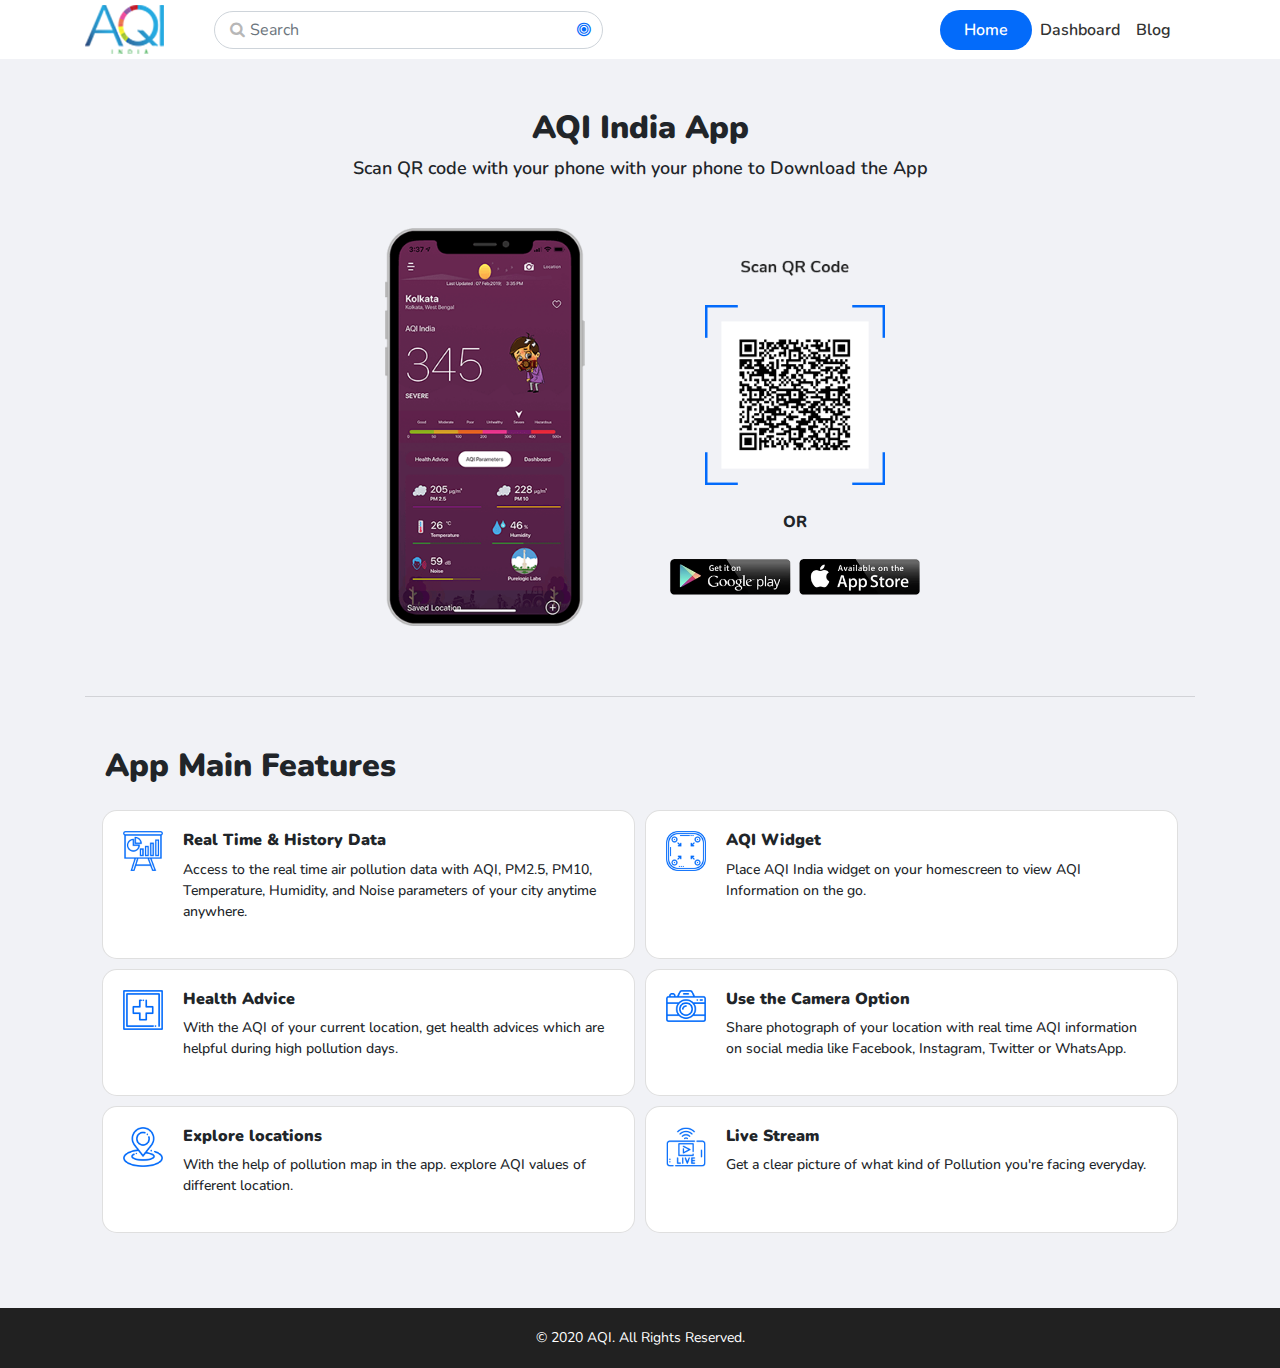
<file: aqi-india-app/index.html>
<!DOCTYPE html>
<html lang="en">

<head>
  <meta charset="UTF-8">
  <meta name="viewport" content="width=device-width, initial-scale=1.0">
  <link rel="Company favicon" href="favicon.ico" type="image/x-icon">
  <title>AQI India</title>

  <!-- bootstrap css -->
  <link rel="stylesheet" href="https://stackpath.bootstrapcdn.com/bootstrap/4.4.1/css/bootstrap.min.css"
    integrity="sha384-Vkoo8x4CGsO3+Hhxv8T/Q5PaXtkKtu6ug5TOeNV6gBiFeWPGFN9MuhOf23Q9Ifjh" crossorigin="anonymous">
  <link rel="stylesheet" href="https://cdnjs.cloudflare.com/ajax/libs/font-awesome/4.7.0/css/font-awesome.min.css">
  <link rel="stylesheet" href="assets/sass/style.css">
</head>

<body>
  <section id="global" class="pusher">
    <!-- header starts  -->
    <header class="mooc">
      <div class="container">
        <div class="row">
          <div class="col-md-12">
            <div id="nav-wrapper">
              <div class="form-area">
                <h1 id="logo" class="navbar-brand">
                  <a class="" href="#">
                    <img src="assets/images/logo.png" alt="AQI Logo">
                  </a>
                </h1>
                <form class="form-inline my-2 my-lg-0" id="mooc-search">
                  <input class="form-control mr-sm-2" type="search" placeholder="Search" aria-label="Search">
                </form>
              </div>
              <nav class="navbar navbar-expand-lg navbar-light">
                <button class="navbar-toggler" type="button" data-toggle="collapse"
                  data-target="#navbarSupportedContent" aria-controls="navbarSupportedContent" aria-expanded="false"
                  aria-label="Toggle navigation">
                  <span class="navbar-toggler-icon"></span>
                </button>
                <div class="collapse navbar-collapse" id="navbarSupportedContent">
                  <ul class="navbar-nav mr-auto">
                    <li class="nav-item active">
                      <a class="nav-link" href="#">Home <span class="sr-only">(current)</span></a>
                    </li>
                    <li class="nav-item">
                      <a class="nav-link" href="#">Dashboard</a>
                    </li>
                    <li class="nav-item">
                      <a class="nav-link" href="#">Blog</a>
                    </li>
                  </ul>
                </div>
              </nav>
            </div>
          </div>
        </div>
      </div>
    </header>

    <!-- main section -->
    <section class="features-area">
      <div class="container">
        <div class="row">
          <div class="col-md-12">
            <h1 class="title text-center">AQI India App</h1>
            <p class="description text-center">Scan QR code with your phone with your phone to Download the App</p>
          </div>
        </div>

        <div class="row" id="qrscanner">
          <div class="col-md-12">
            <div id="qr-wrapper">
              <div class="mobile-wrapper">
                <img src="assets/images/mobile.png" alt="">
              </div>
              <div class="qr-scanner-wrapper">
                <img src="assets/images/qr-code.png" alt="">
                <p>OR</p>
                <img src="assets/images/store-app.png" alt="">
              </div>
            </div>

          </div>
        </div>

        <div class="row">
          <div class="col-md-12" id="main-features">
            <h1 class="title">App Main Features</h1>

            <div class="cards-wrapper">
              <div class="card">
                <div id="icon-box">
                  <img src="assets/images/icon1.png" alt="">
                </div>
                <div id="icon-description">
                  <h6 class="subtitle"> Real Time & History Data</h6>
                  <p class="description">
                    Access to the real time air pollution data with AQI,
                    PM2.5, PM10, Temperature, Humidity, and Noise parameters of your city anytime anywhere.
                  </p>
                </div>

              </div>
              <div class="card">
                <div id="icon-box">
                  <img src="assets/images/icon2.png" alt="">
                </div>
                <div id="icon-description">
                  <h6 class="subtitle">AQI Widget</h6>
                  <p class="description">
                    Place AQI India widget on your homescreen to view AQI Information on the go.
                  </p>
                </div>

              </div>
              <div class="card">
                <div id="icon-box">
                  <img src="assets/images/icon3.png" alt="">
                </div>
                <div id="icon-description">
                  <h6 class="subtitle">Health Advice</h6>
                  <p class="description">
                    With the AQI of your current location, get health advices which are helpful during high pollution
                    days.
                  </p>
                </div>

              </div>
              <div class="card">
                <div id="icon-box">
                  <img src="assets/images/icon4.png" alt="">
                </div>
                <div id="icon-description">
                  <h6 class="subtitle">Use the Camera Option</h6>
                  <p class="description">
                    Share photograph of your location with real time AQI information on social media
                    like Facebook, Instagram, Twitter or WhatsApp.
                  </p>
                </div>

              </div>
              <div class="card">
                <div id="icon-box">
                  <img src="assets/images/icon5.png" alt="">
                </div>
                <div id="icon-description">
                  <h6 class="subtitle">Explore locations</h6>
                  <p class="description">
                    With the help of pollution map in the app. explore AQI values of different location.
                  </p>
                </div>

              </div>
              <div class="card">
                <div id="icon-box">
                  <img src="assets/images/icon6.png" alt="">
                </div>
                <div id="icon-description">
                  <h6 class="subtitle">Live Stream</h6>
                  <p class="description">
                    Get a clear picture of what kind of Pollution you're facing everyday.
                  </p>
                </div>

              </div>
            </div>
          </div>
        </div>
      </div>
    </section>

    <footer>
      <div class="container">
        <div class="row">
          <div class="col-md-12">
            <p class="copyright">© 2020 AQI. All Rights Reserved.</p>
          </div>
        </div>
      </div>
    </footer>

  </section>

  <!-- bootstrap js -->
  <script src="https://ajax.googleapis.com/ajax/libs/jquery/3.4.1/jquery.min.js"></script>
  <script src="https://code.jquery.com/jquery-3.4.1.slim.min.js"
    integrity="sha384-J6qa4849blE2+poT4WnyKhv5vZF5SrPo0iEjwBvKU7imGFAV0wwj1yYfoRSJoZ+n"
    crossorigin="anonymous"></script>
  <script src="https://cdn.jsdelivr.net/npm/popper.js@1.16.0/dist/umd/popper.min.js"
    integrity="sha384-Q6E9RHvbIyZFJoft+2mJbHaEWldlvI9IOYy5n3zV9zzTtmI3UksdQRVvoxMfooAo"
    crossorigin="anonymous"></script>
  <script src="https://stackpath.bootstrapcdn.com/bootstrap/4.4.1/js/bootstrap.min.js"
    integrity="sha384-wfSDF2E50Y2D1uUdj0O3uMBJnjuUD4Ih7YwaYd1iqfktj0Uod8GCExl3Og8ifwB6"
    crossorigin="anonymous"></script>
</body>

</html>
</file>
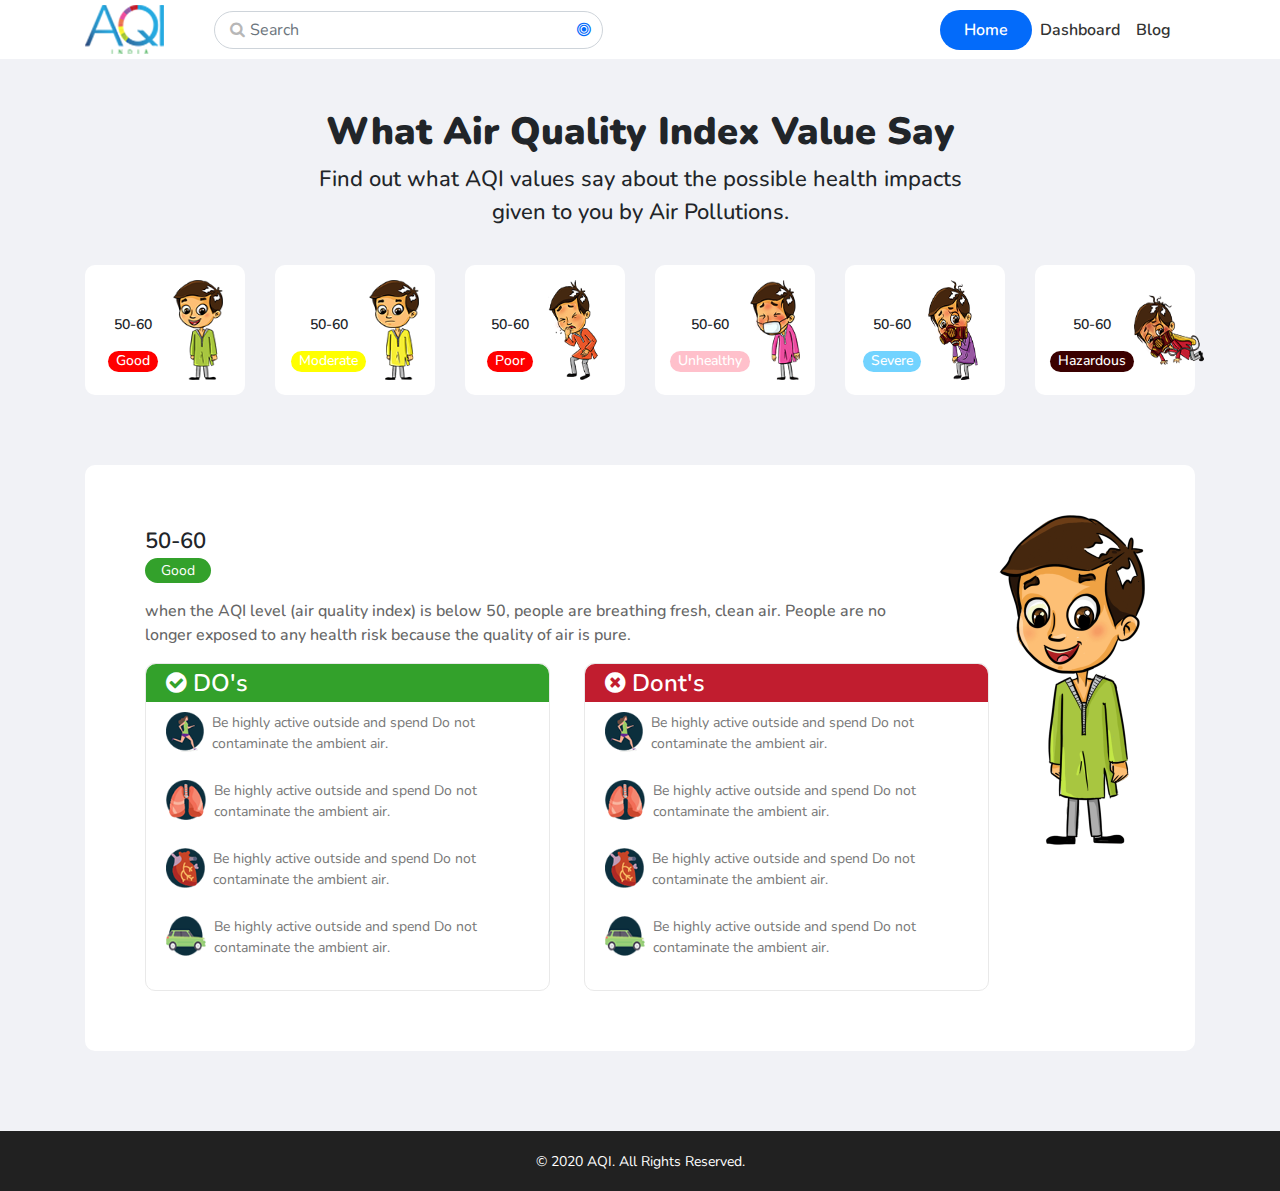
<file: aqi-value/index.html>
<!DOCTYPE html>
<html lang="en">

<head>
  <meta charset="UTF-8">
  <meta name="viewport" content="width=device-width, initial-scale=1.0">
  <link rel="Company favicon" href="favicon.ico" type="image/x-icon">
  <title>PSD to HTML</title>

  <!-- bootstrap css -->
  <link rel="stylesheet" href="https://stackpath.bootstrapcdn.com/bootstrap/4.4.1/css/bootstrap.min.css"
    integrity="sha384-Vkoo8x4CGsO3+Hhxv8T/Q5PaXtkKtu6ug5TOeNV6gBiFeWPGFN9MuhOf23Q9Ifjh" crossorigin="anonymous">
  <link rel="stylesheet" href="https://cdnjs.cloudflare.com/ajax/libs/font-awesome/4.7.0/css/font-awesome.min.css">
  <link rel="stylesheet" href="assets/sass/style.css">
</head>

<body>
  <section id="global" class="pusher">
    <!-- header starts  -->
    <header class="mooc">
      <div class="container">
        <div class="row">
          <div class="col-md-12">
            <div id="nav-wrapper">
              <div class="form-area">
                <h1 id="logo" class="navbar-brand">
                  <a class="" href="#">
                    <img src="assets/images/logo.png" alt="AQI Logo">
                  </a>
                </h1>
                <form class="form-inline my-2 my-lg-0" id="mooc-search">
                  <input class="form-control mr-sm-2" type="search" placeholder="Search" aria-label="Search">
                </form>
              </div>
              <nav class="navbar navbar-expand-lg navbar-light">
                <button class="navbar-toggler" type="button" data-toggle="collapse"
                  data-target="#navbarSupportedContent" aria-controls="navbarSupportedContent" aria-expanded="false"
                  aria-label="Toggle navigation">
                  <span class="navbar-toggler-icon"></span>
                </button>
                <div class="collapse navbar-collapse" id="navbarSupportedContent">
                  <ul class="navbar-nav mr-auto">
                    <li class="nav-item active">
                      <a class="nav-link" href="#">Home <span class="sr-only">(current)</span></a>
                    </li>
                    <li class="nav-item">
                      <a class="nav-link" href="#">Dashboard</a>
                    </li>
                    <li class="nav-item">
                      <a class="nav-link" href="#">Blog</a>
                    </li>
                  </ul>
                </div>
              </nav>
            </div>
          </div>
        </div>
      </div>
    </header>

    <!-- main section -->
    <section class="features-area">
      <div class="container">
        <div class="row">
          <div class="col-md-12">
            <h1 class="title text-center">What Air Quality Index Value Say</h1>
            <p class="description text-center">Find out what AQI values say about the possible health impacts
              <br />given to you by Air
              Pollutions.</p>
          </div>
        </div>
        <div class="row">
          <div class="col-md-2 col-sm-6 col-xs-12">
            <div class="cards-wrapper">
              <div id="card-info">
                <p class="card-desc">50-60</p>
                <h6 id="card-title" style="background: red;">Good</h6>
              </div>
              <div id="card-image">
                <img src="assets/images/good.png" alt="" class="img-fluid rounded"/>
              </div>
            </div>
          </div>
          <div class="col-md-2 col-sm-6 col-xs-12">
            <div class="cards-wrapper">
              <div id="card-info">
                <p class="card-desc">50-60</p>
                <h6 id="card-title" style="background: yellow;">Moderate</h6>
              </div>
              <div id="card-image">
                <img src="assets/images/moderate.png" alt="" class="img-fluid rounded"/>
              </div>
            </div>
          </div>
          <div class="col-md-2 col-sm-6 col-xs-12">
            <div class="cards-wrapper">
              <div id="card-info">
                <p class="card-desc">50-60</p>
                <h6 id="card-title" style="background: red;">Poor</h6>
              </div>
              <div id="card-image">
                <img src="assets/images/poor.png" alt="" />
              </div>
            </div>
          </div>
          <div class="col-md-2 col-sm-2">
            <div class="cards-wrapper">
              <div id="card-info">
                <p class="card-desc">50-60</p>
                <h6 id="card-title" style="background: pink;">Unhealthy</h6>
              </div>
              <div id="card-image">
                <img src="assets/images/unhealthy.png" alt="" />
              </div>
            </div>
          </div>
          <div class="col-md-2 col-sm-2">
            <div class="cards-wrapper">
              <div id="card-info">
                <p class="card-desc">50-60</p>
                <h6 id="card-title" style="background: rgb(114, 211, 255);">Severe</h6>
              </div>
              <div id="card-image">
                <img src="assets/images/severe.png" alt="" />
              </div>
            </div>
          </div>
          <div class="col-md-2 col-sm-2">
            <div class="cards-wrapper">
              <div id="card-info">
                <p class="card-desc">50-60</p>
                <h6 id="card-title" style="background: rgb(58, 0, 0);">Hazardous</h6>
              </div>
              <div id="card-image">
                <img src="assets/images/hazardous.png" alt="" />
              </div>
            </div>
          </div>

        </div>
      </div>
    </section>

    <!-- Details section -->
    <section class="details-area">
      <div class="container">
        <div class="row">
          <div class="col-md-12">
            <div id="infobox-wrapper">
              <div class="info-box">

                <div class="info-wrapper">
                  <p class="info-digit">50-60</p>
                  <p id="card-title" style="background: #33A12B;">Good</p>
                  <p class="description">when the AQI level (air quality index) is below 50, people are breathing fresh,
                    clean air. People are no<br />
                    longer exposed to any health risk because the quality of air is pure.</p>
                </div>

                <div class="table-compare">
                  <div class="do">
                    <h2><i class="fa fa-check-circle" aria-hidden="true"></i>&nbsp;DO's</h2>
                    <ul>
                      <li class="checkpoints"><img src="assets/images/do1.png" alt="" class="" />
                        <p>
                          Be highly active outside and spend Do not contaminate the ambient air.</p>
                      </li>
                      <li class="checkpoints"><img src="assets/images/do2.png" alt="" class="" />
                        <p>
                          Be highly active outside and spend Do not contaminate the ambient air.</p>
                      </li>
                      <li class="checkpoints"><img src="assets/images/do3.png" alt="" class="" />
                        <p>
                          Be highly active outside and spend Do not contaminate the ambient air.</p>
                      </li>
                      <li class="checkpoints"><img src="assets/images/do4.png" alt="" class="" />
                        <p>
                          Be highly active outside and spend Do not contaminate the ambient air.</p>
                      </li>
                    </ul>
                  </div>
                  <div class="dont">
                    <h2><i class="fa fa-times-circle" aria-hidden="true"></i>&nbsp;Dont's</h2>
                    <ul>
                      <li class="checkpoints"><img src="assets/images/do1.png" alt="" class="" />
                        <p>
                          Be highly active outside and spend Do not contaminate the ambient air.</p>
                      </li>
                      <li class="checkpoints"><img src="assets/images/do2.png" alt="" class="" />
                        <p>
                          Be highly active outside and spend Do not contaminate the ambient air.</p>
                      </li>
                      <li class="checkpoints"><img src="assets/images/do3.png" alt="" class="" />
                        <p>
                          Be highly active outside and spend Do not contaminate the ambient air.</p>
                      </li>
                      <li class="checkpoints"><img src="assets/images/do4.png" alt="" class="" />
                        <p>
                          Be highly active outside and spend Do not contaminate the ambient air.</p>
                      </li>
                    </ul>
                  </div>
                </div>
              </div>
              <div class="image-box">
                <img src="assets/images/super-good.png" alt="" srcset="" />
              </div>
            </div>

          </div>
        </div>
      </div>
    </section>
    <footer>
      <div class="container">
        <div class="row">
          <div class="col-md-12">
            <p class="copyright">© 2020 AQI. All Rights Reserved.</p>
          </div>
        </div>
      </div>
    </footer>

  </section>

  <!-- bootstrap js -->
  <script src="https://ajax.googleapis.com/ajax/libs/jquery/3.4.1/jquery.min.js"></script>
  <script src="https://code.jquery.com/jquery-3.4.1.slim.min.js"
    integrity="sha384-J6qa4849blE2+poT4WnyKhv5vZF5SrPo0iEjwBvKU7imGFAV0wwj1yYfoRSJoZ+n"
    crossorigin="anonymous"></script>
  <script src="https://cdn.jsdelivr.net/npm/popper.js@1.16.0/dist/umd/popper.min.js"
    integrity="sha384-Q6E9RHvbIyZFJoft+2mJbHaEWldlvI9IOYy5n3zV9zzTtmI3UksdQRVvoxMfooAo"
    crossorigin="anonymous"></script>
  <script src="https://stackpath.bootstrapcdn.com/bootstrap/4.4.1/js/bootstrap.min.js"
    integrity="sha384-wfSDF2E50Y2D1uUdj0O3uMBJnjuUD4Ih7YwaYd1iqfktj0Uod8GCExl3Og8ifwB6"
    crossorigin="anonymous"></script>
</body>

</html>
</file>
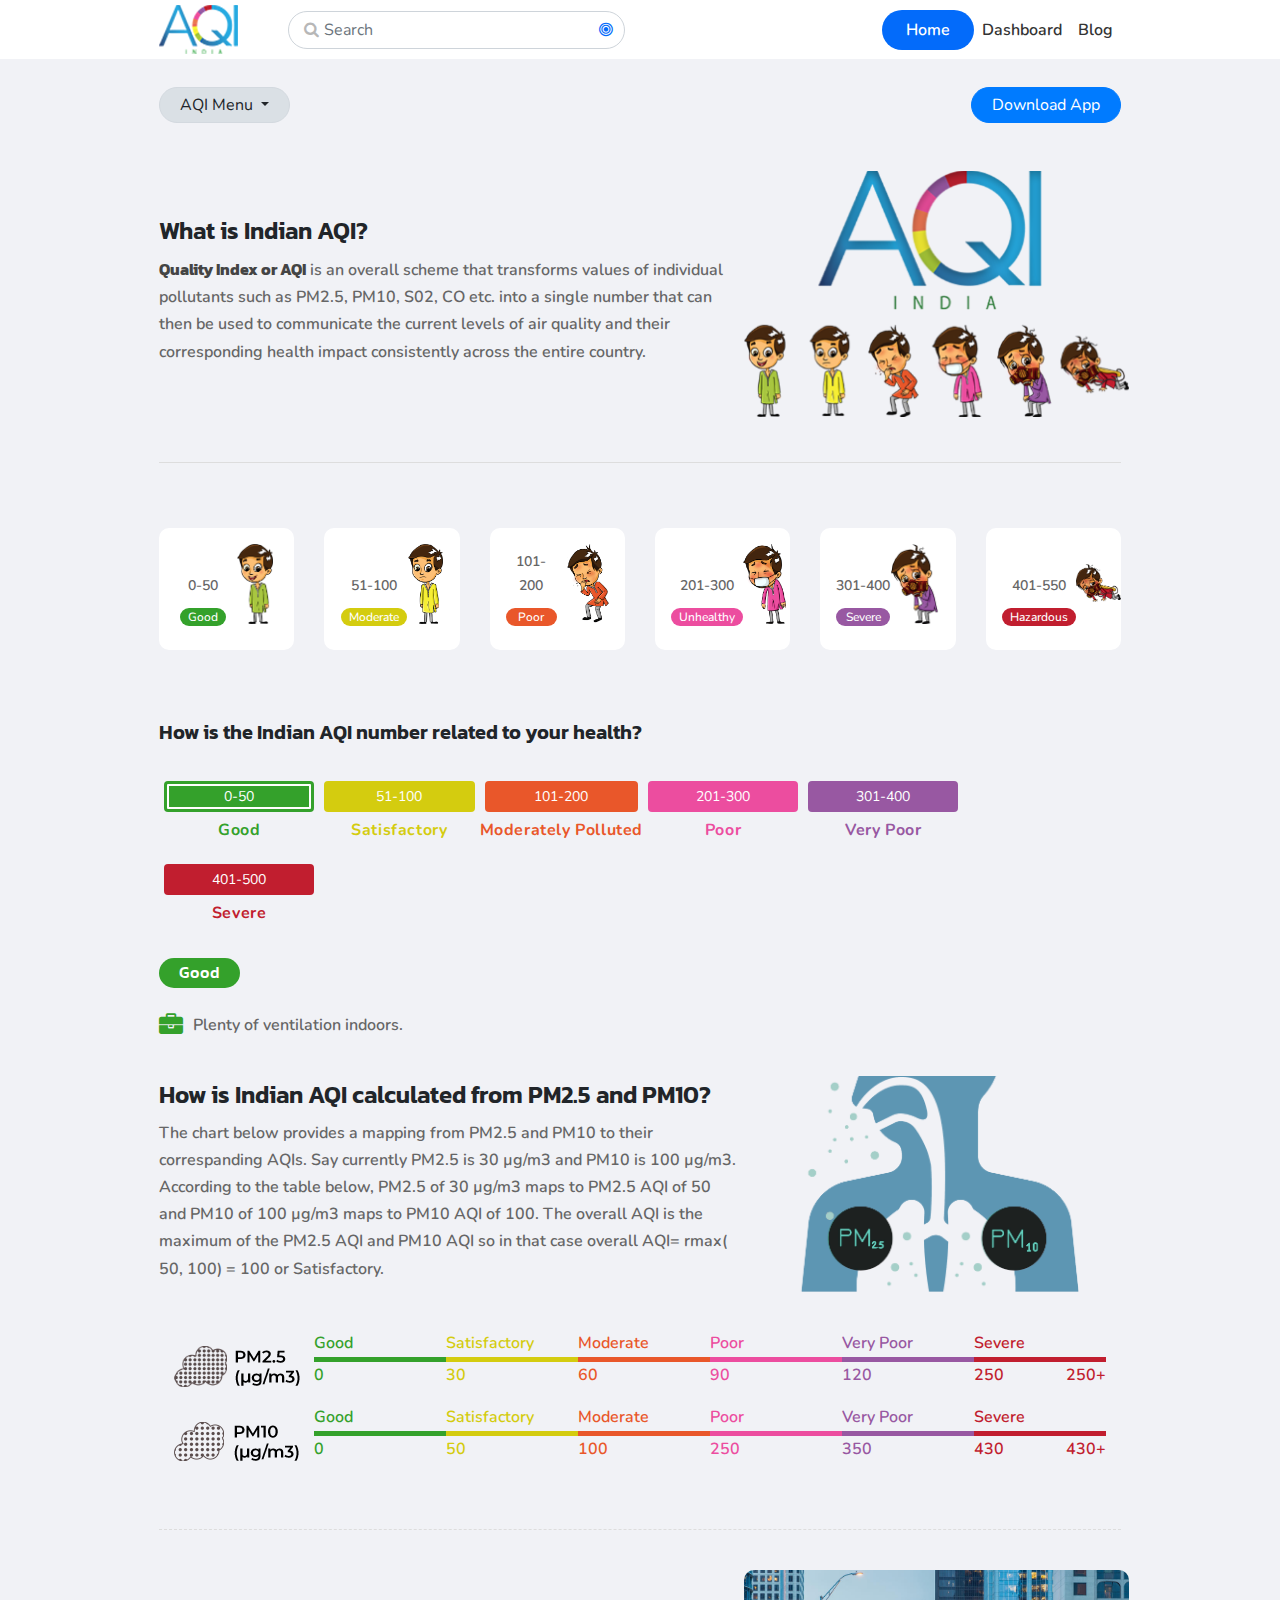
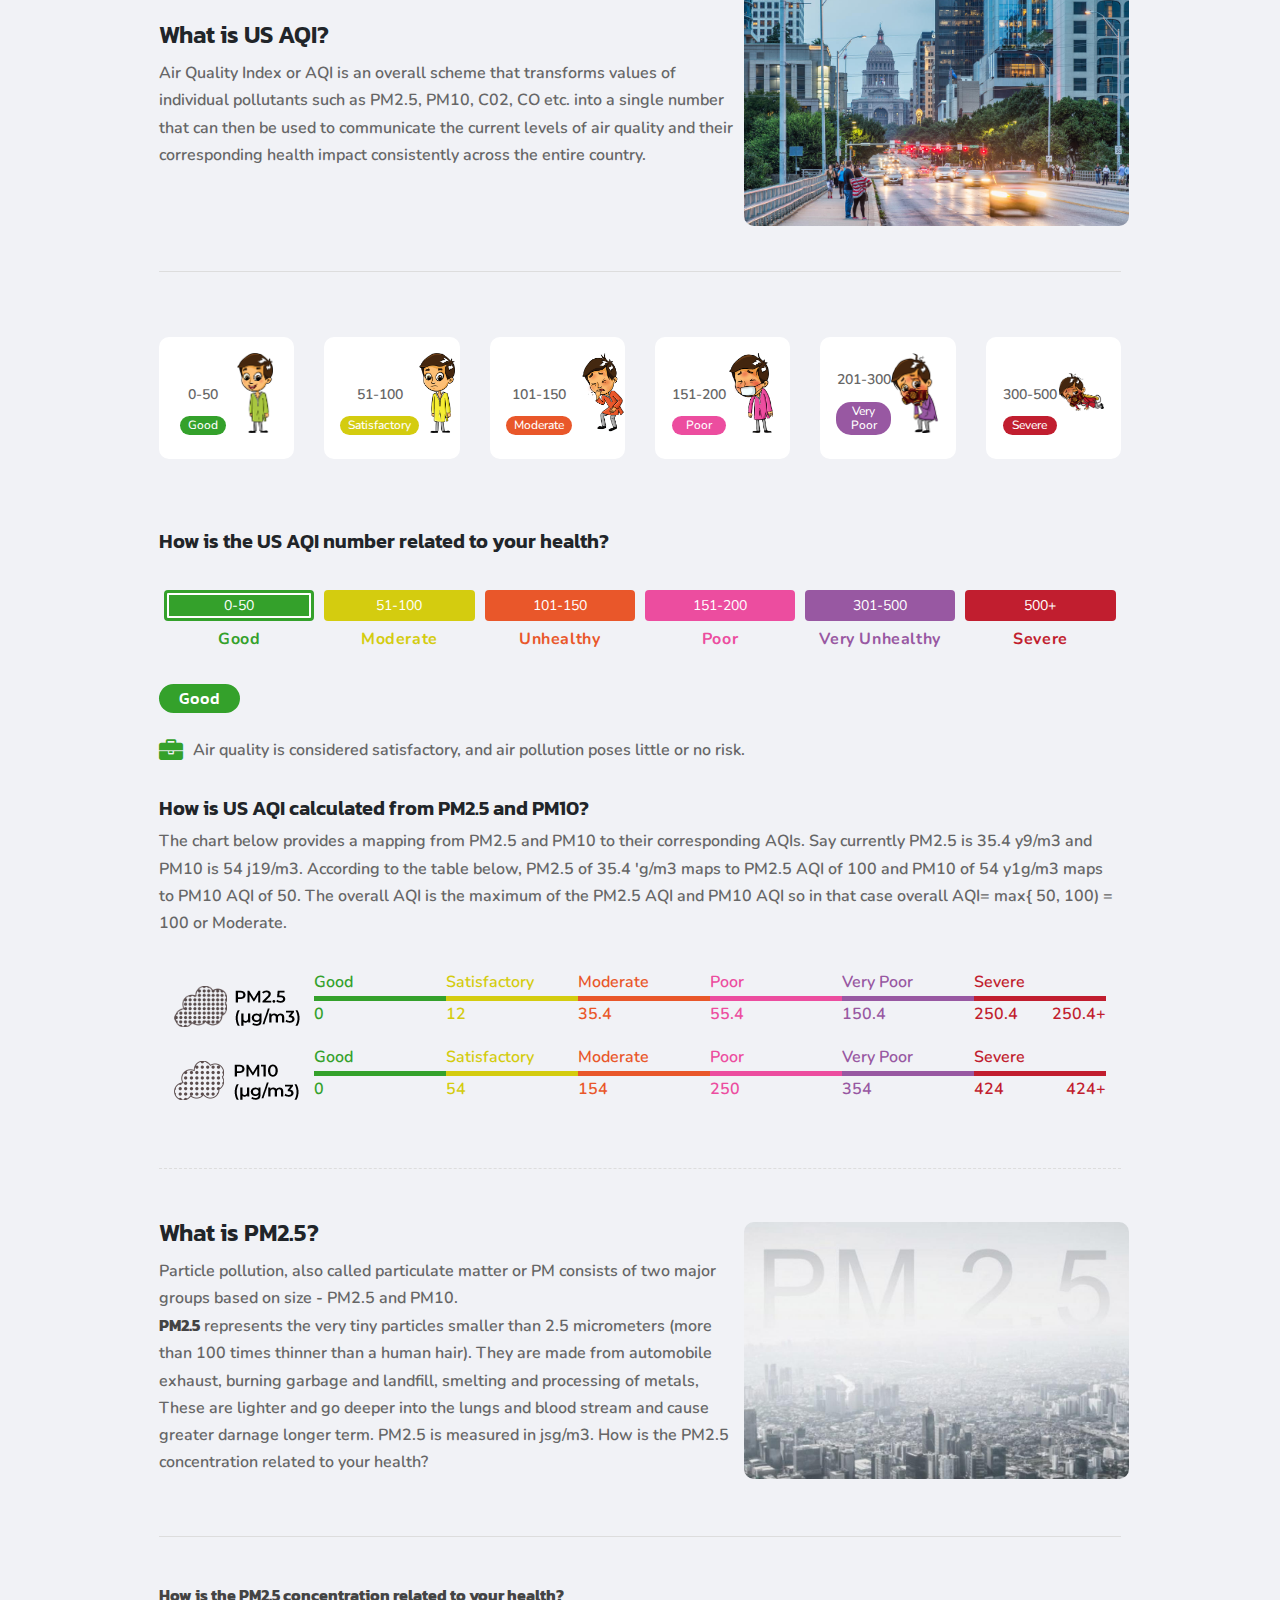
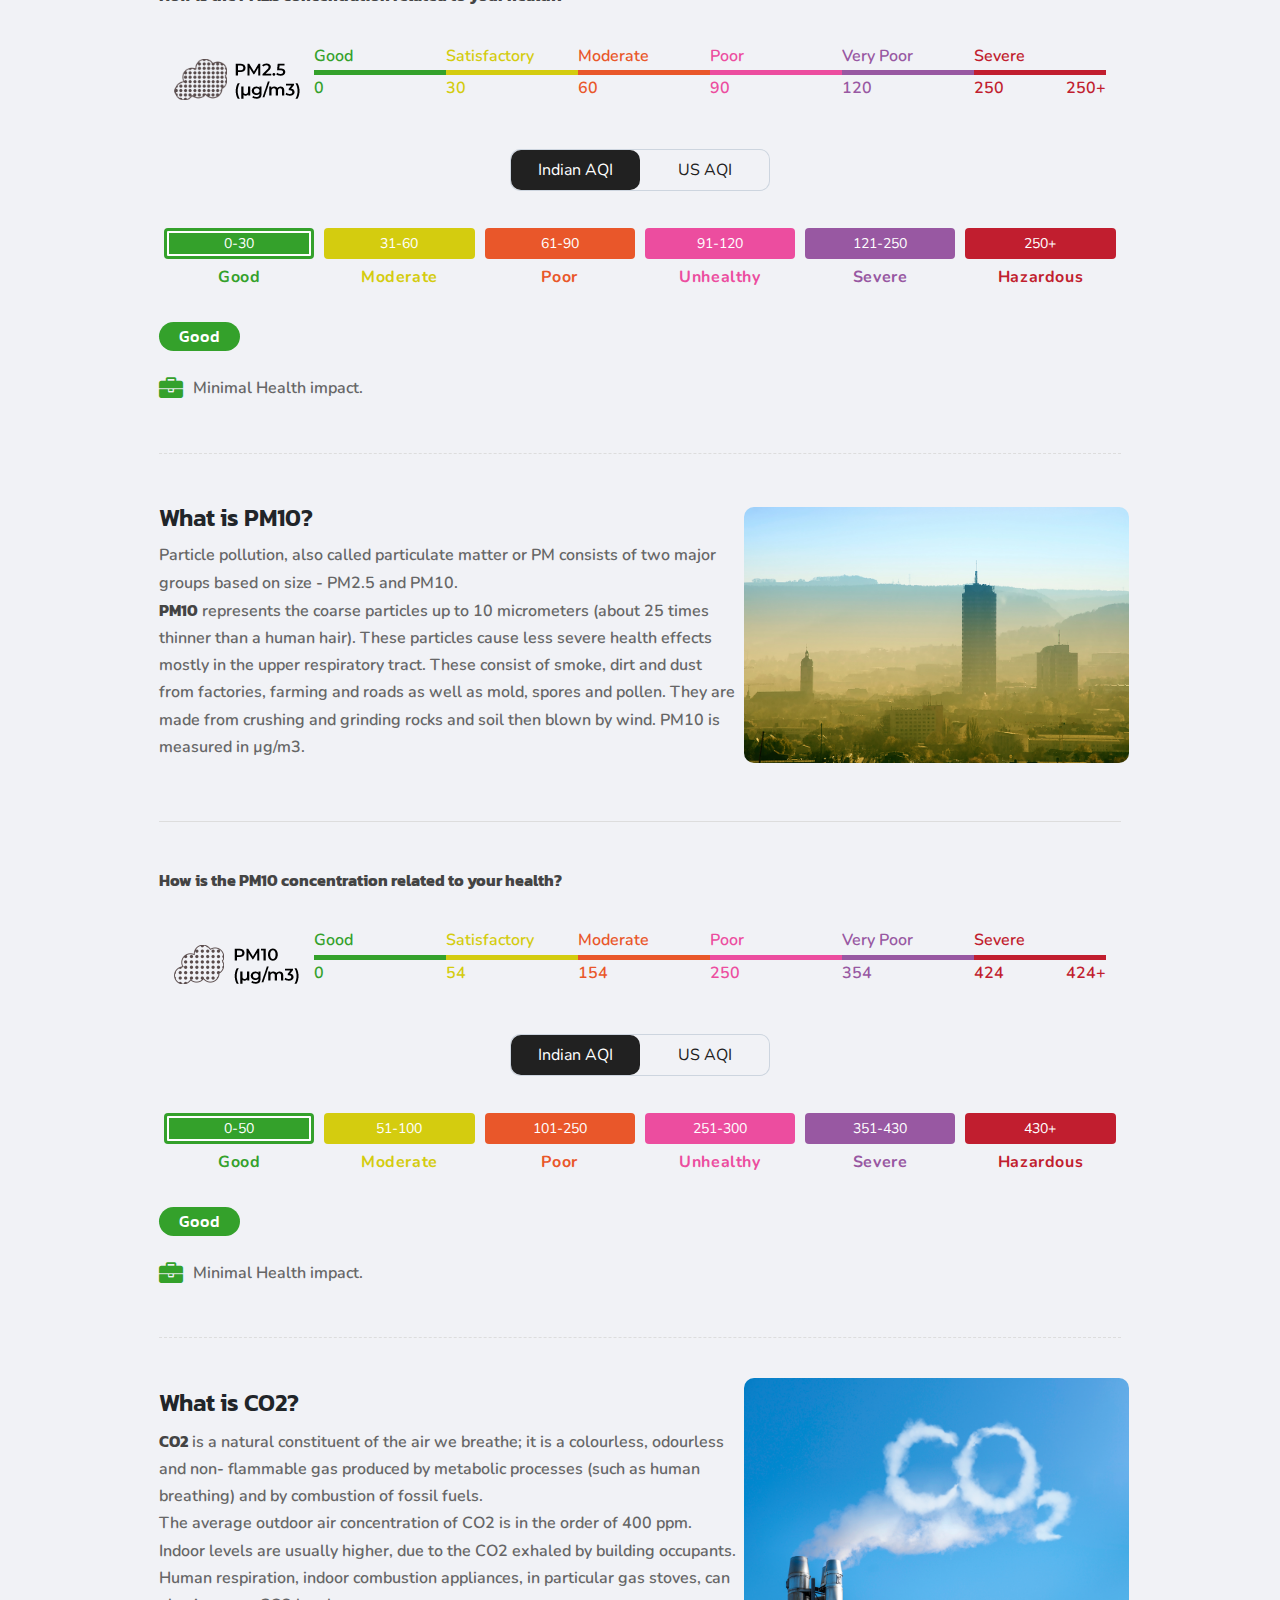
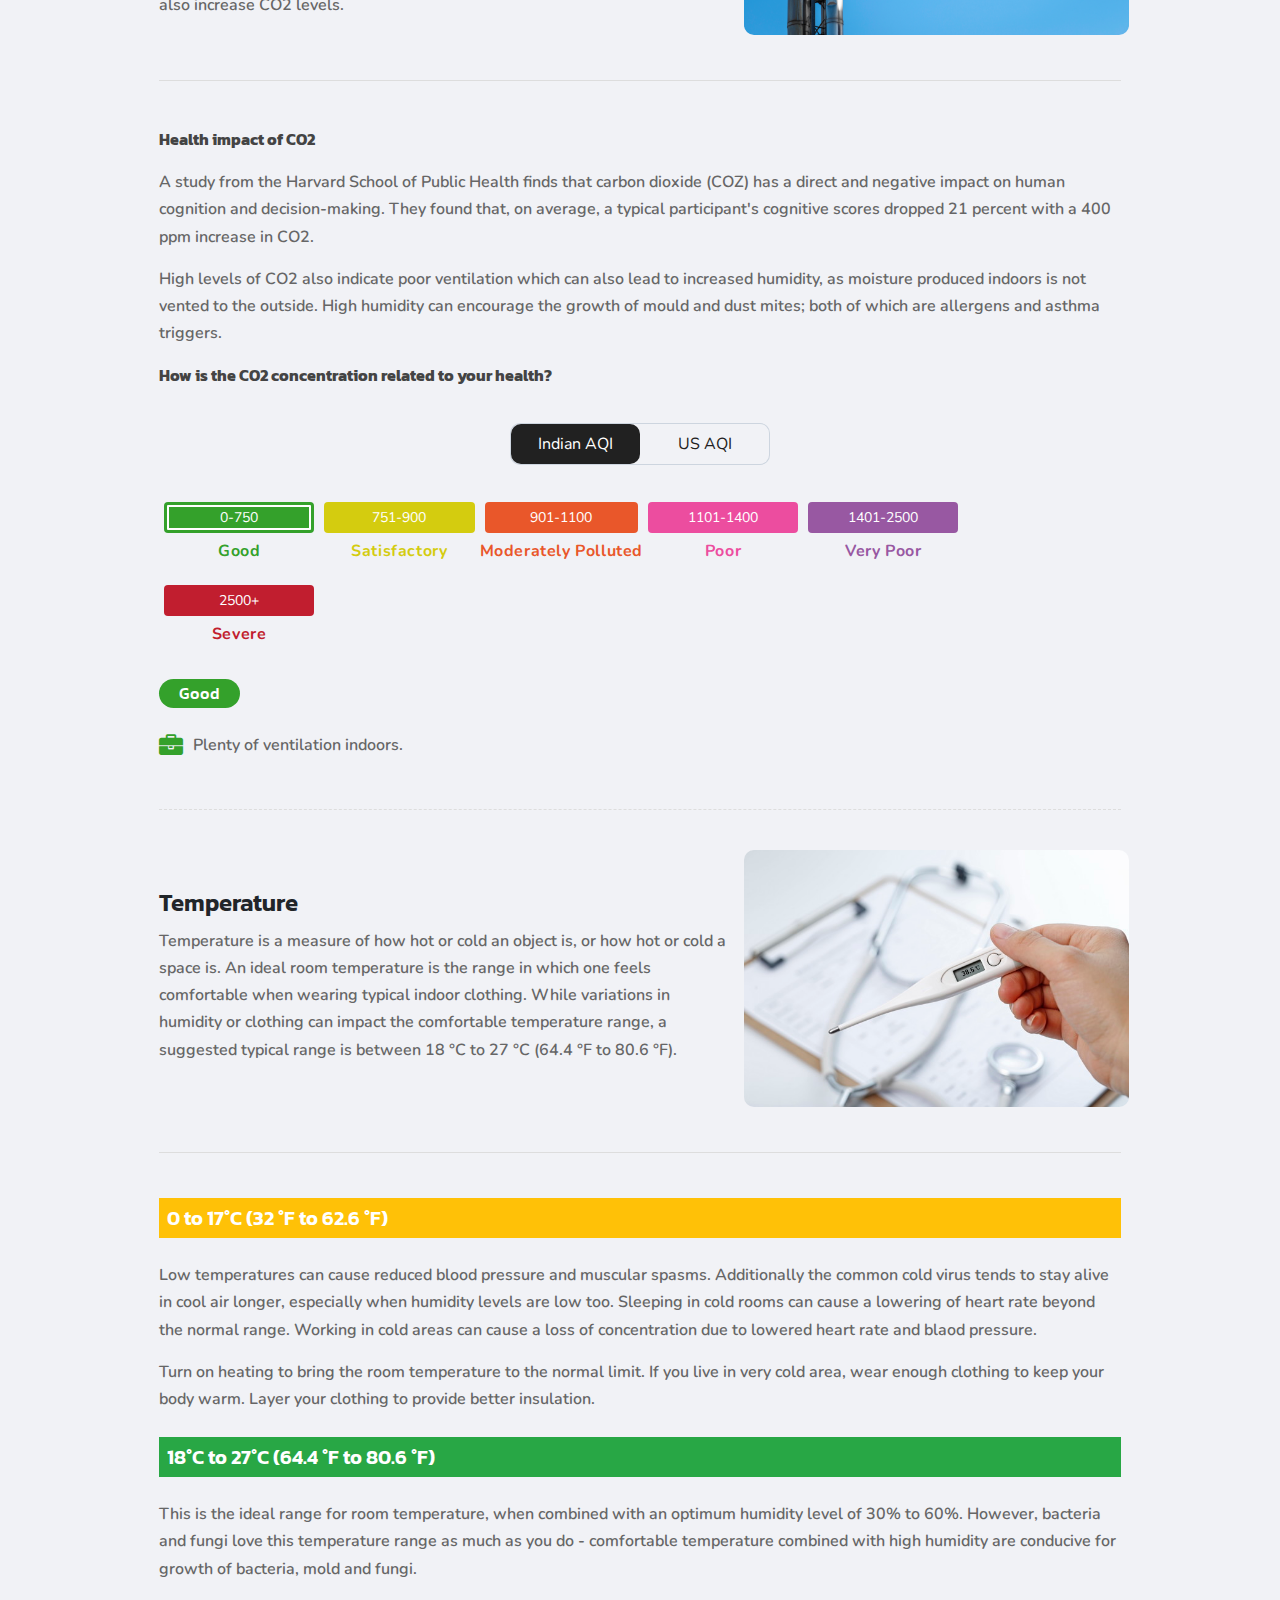
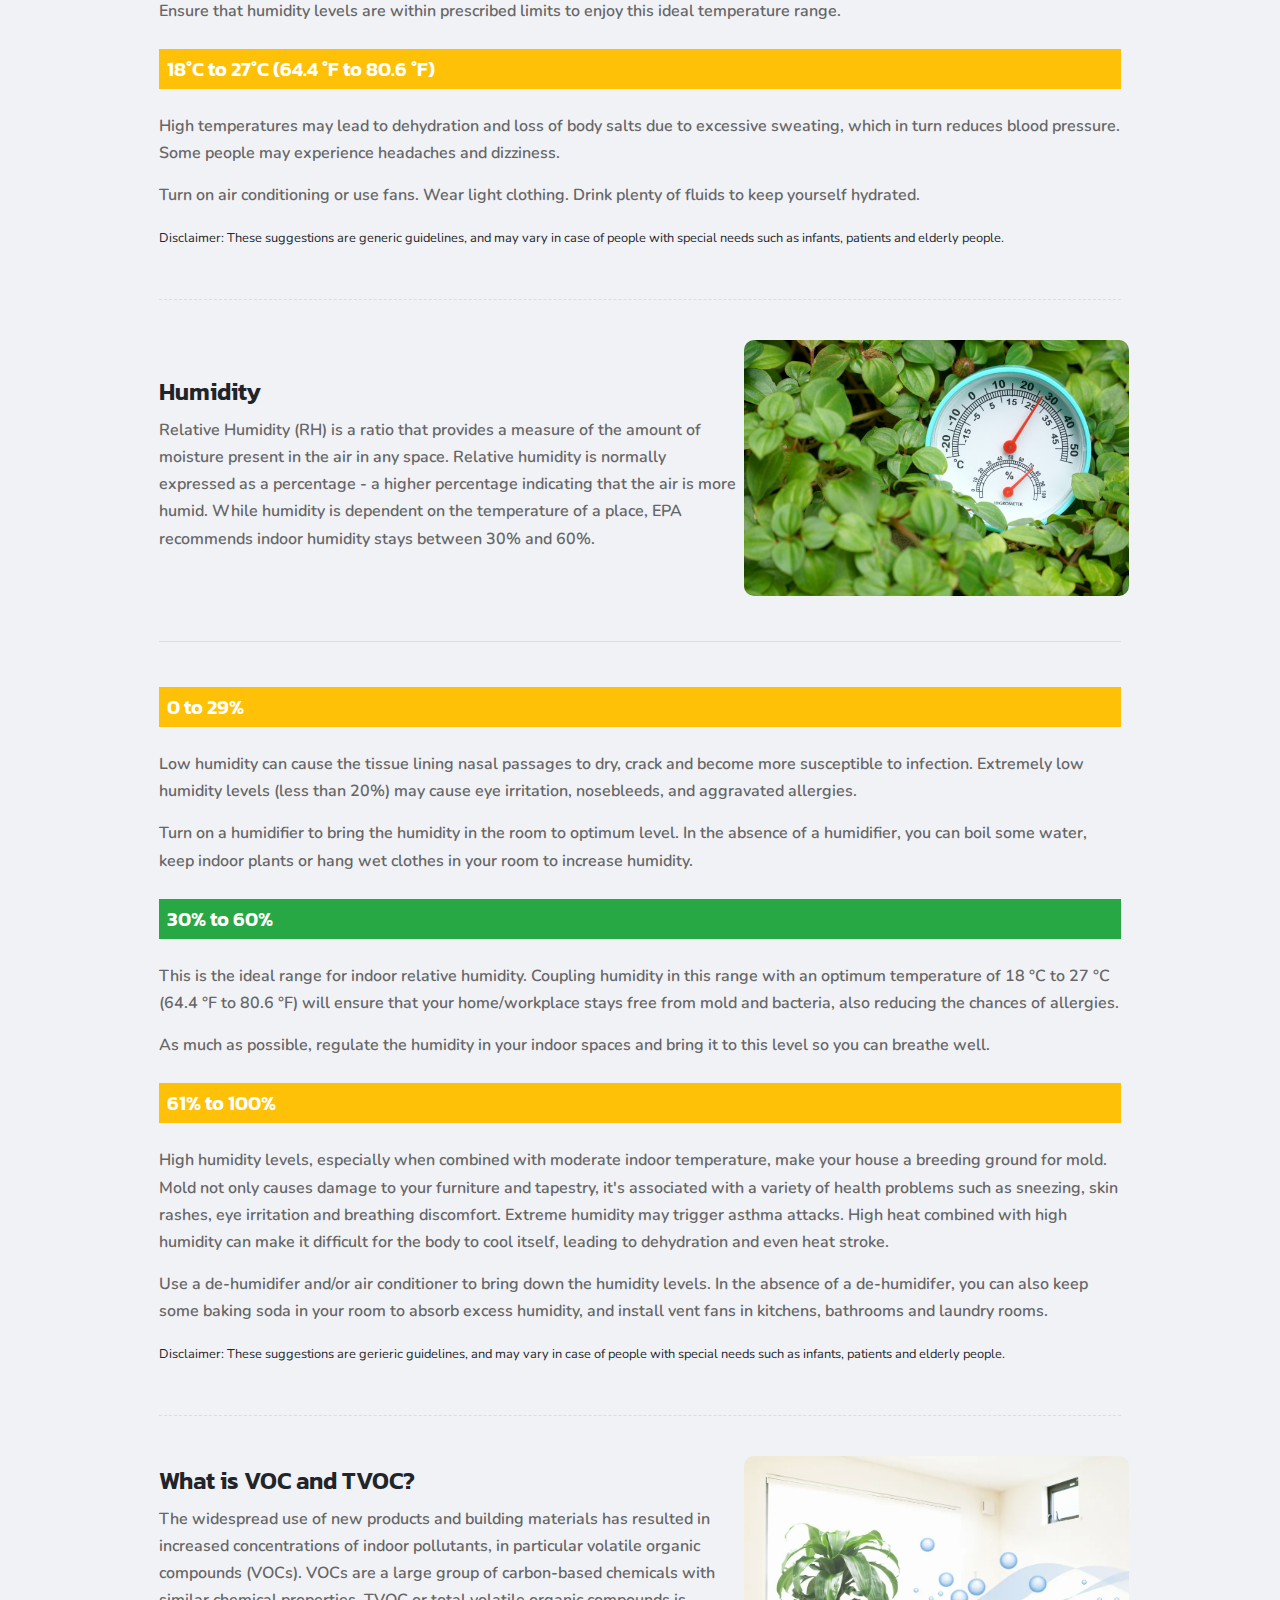
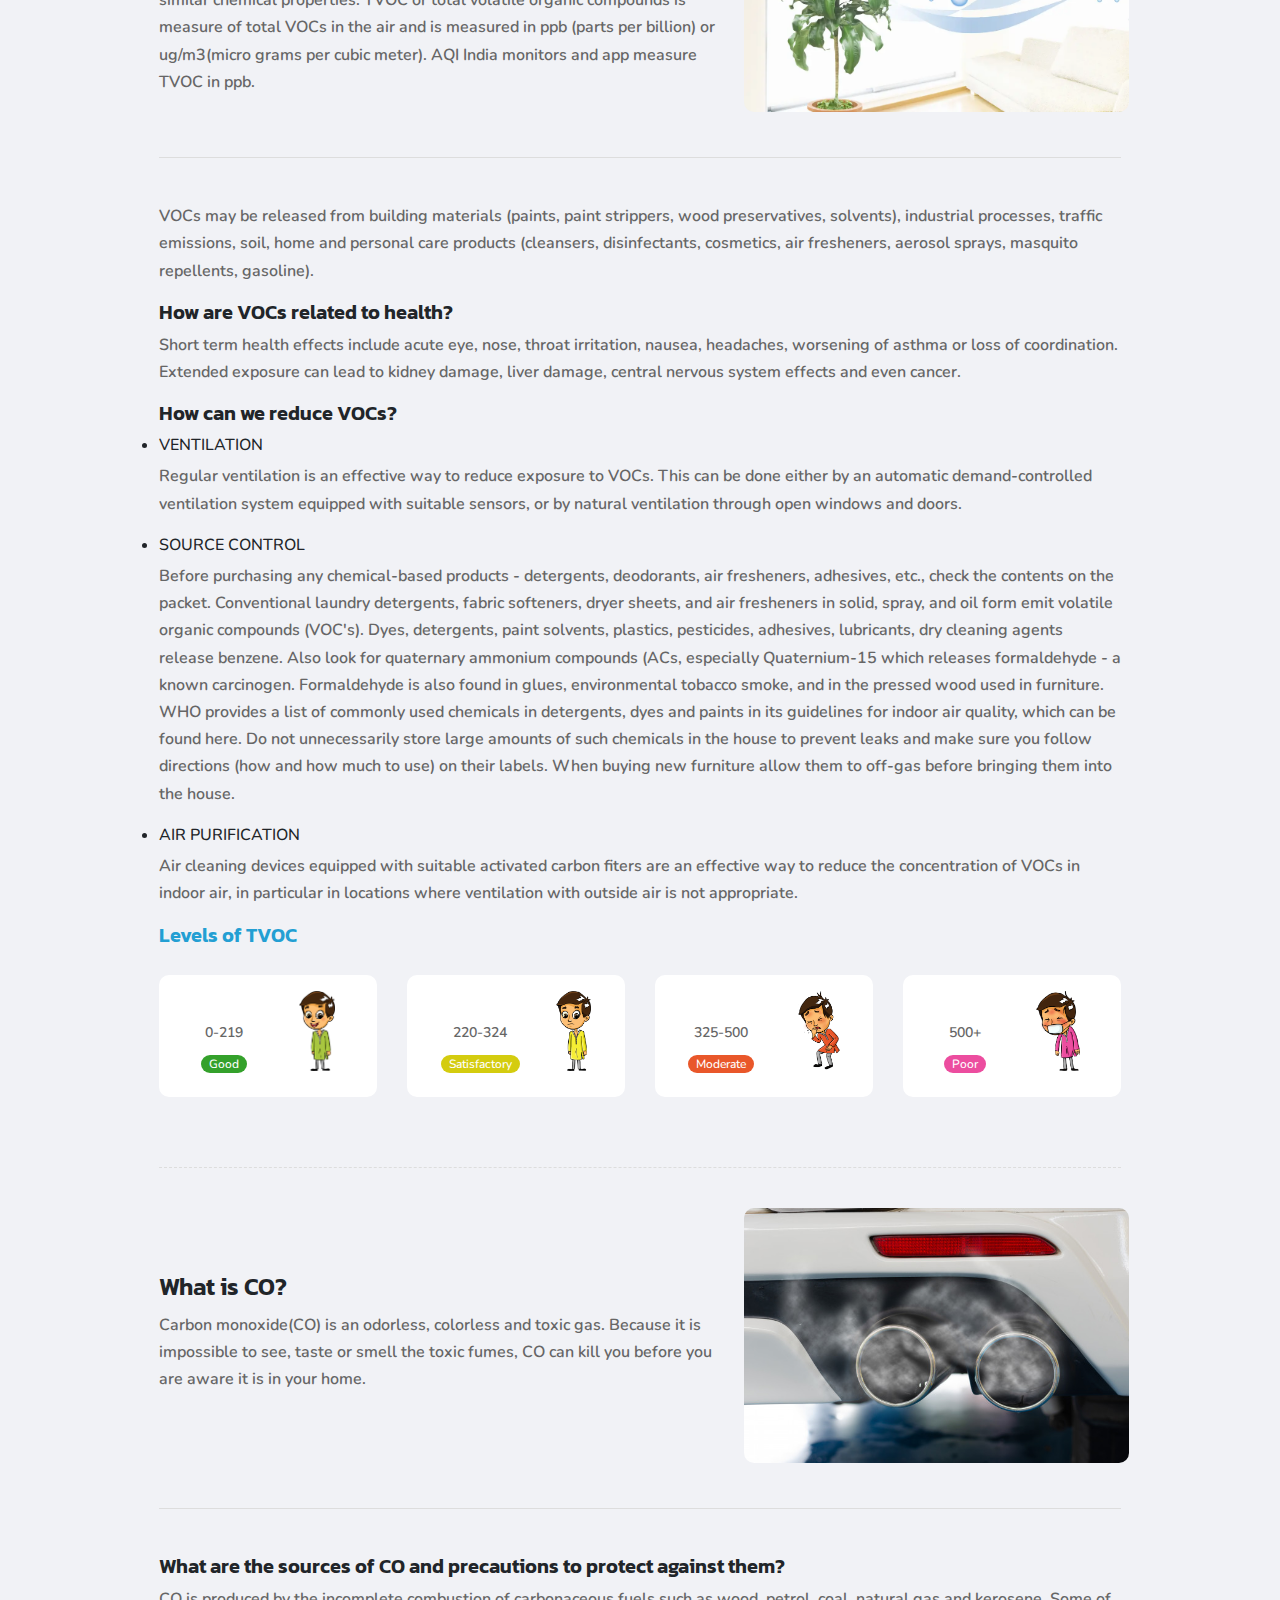
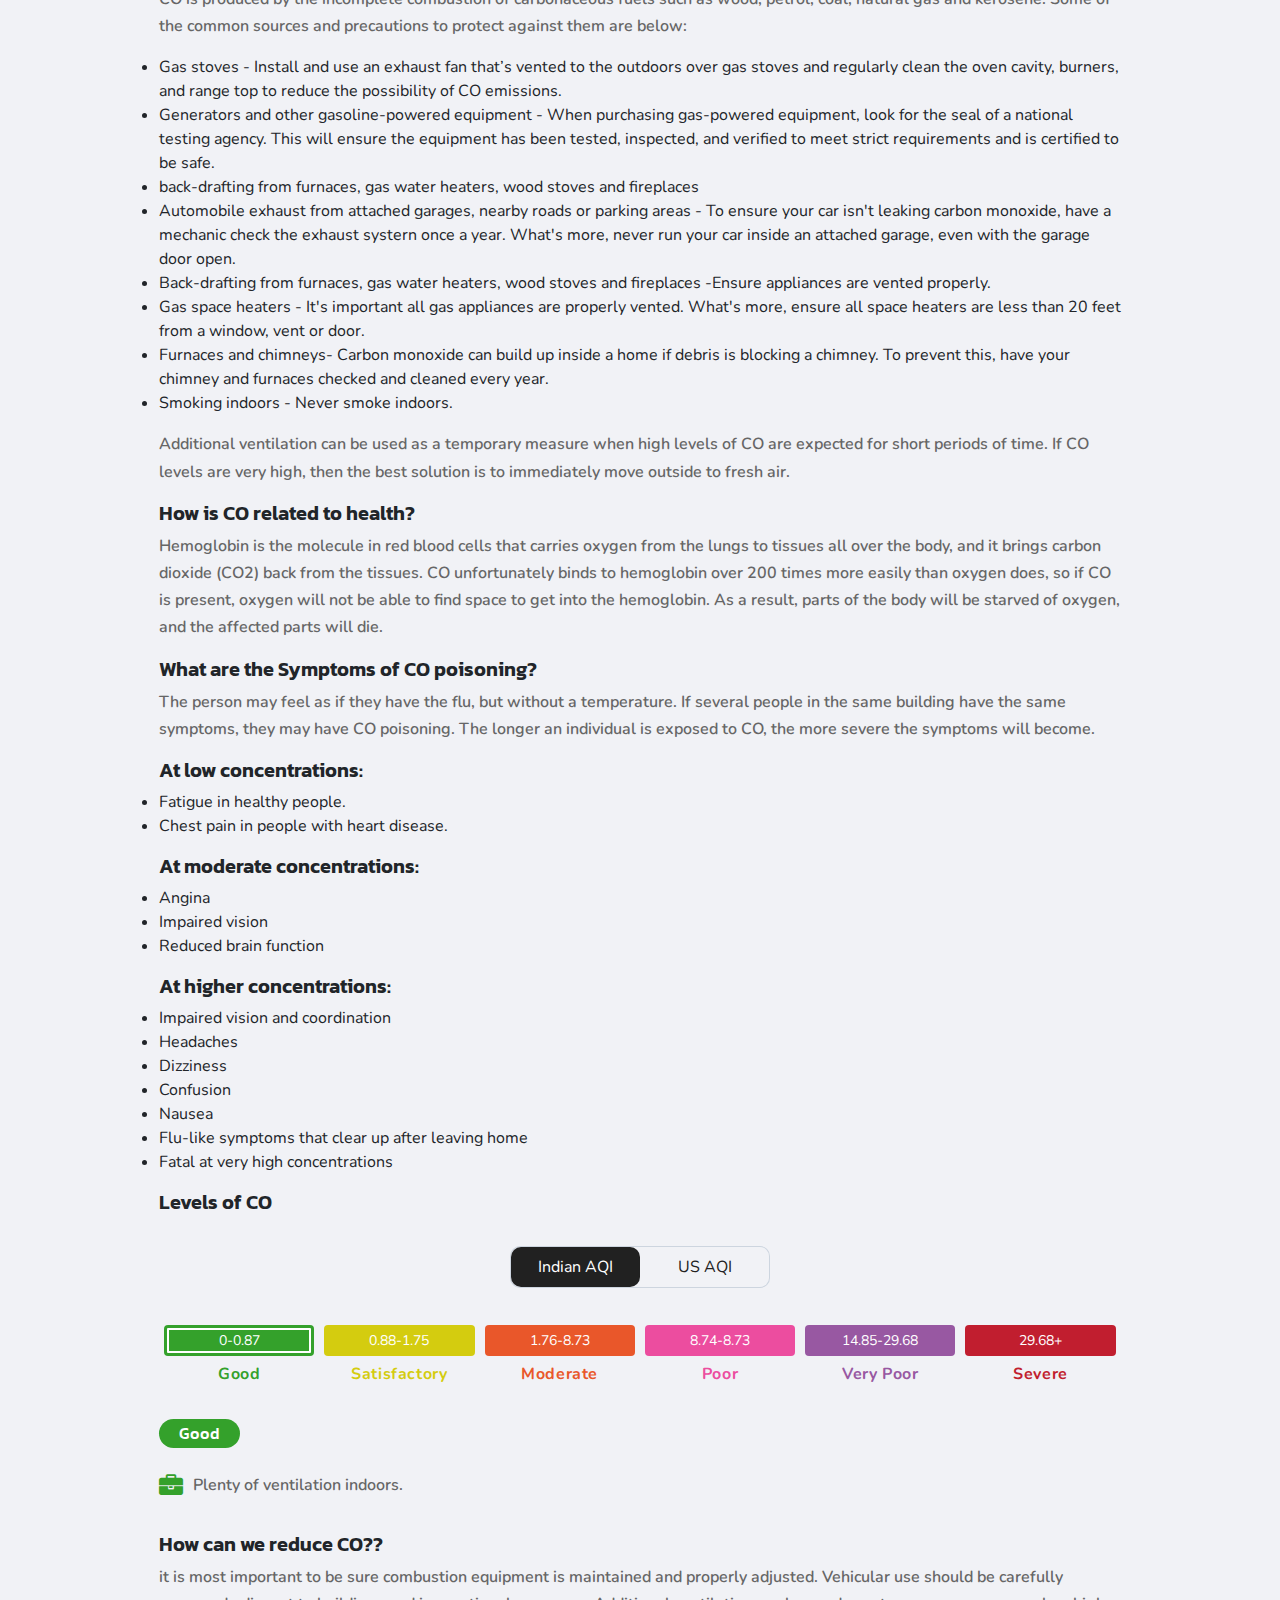
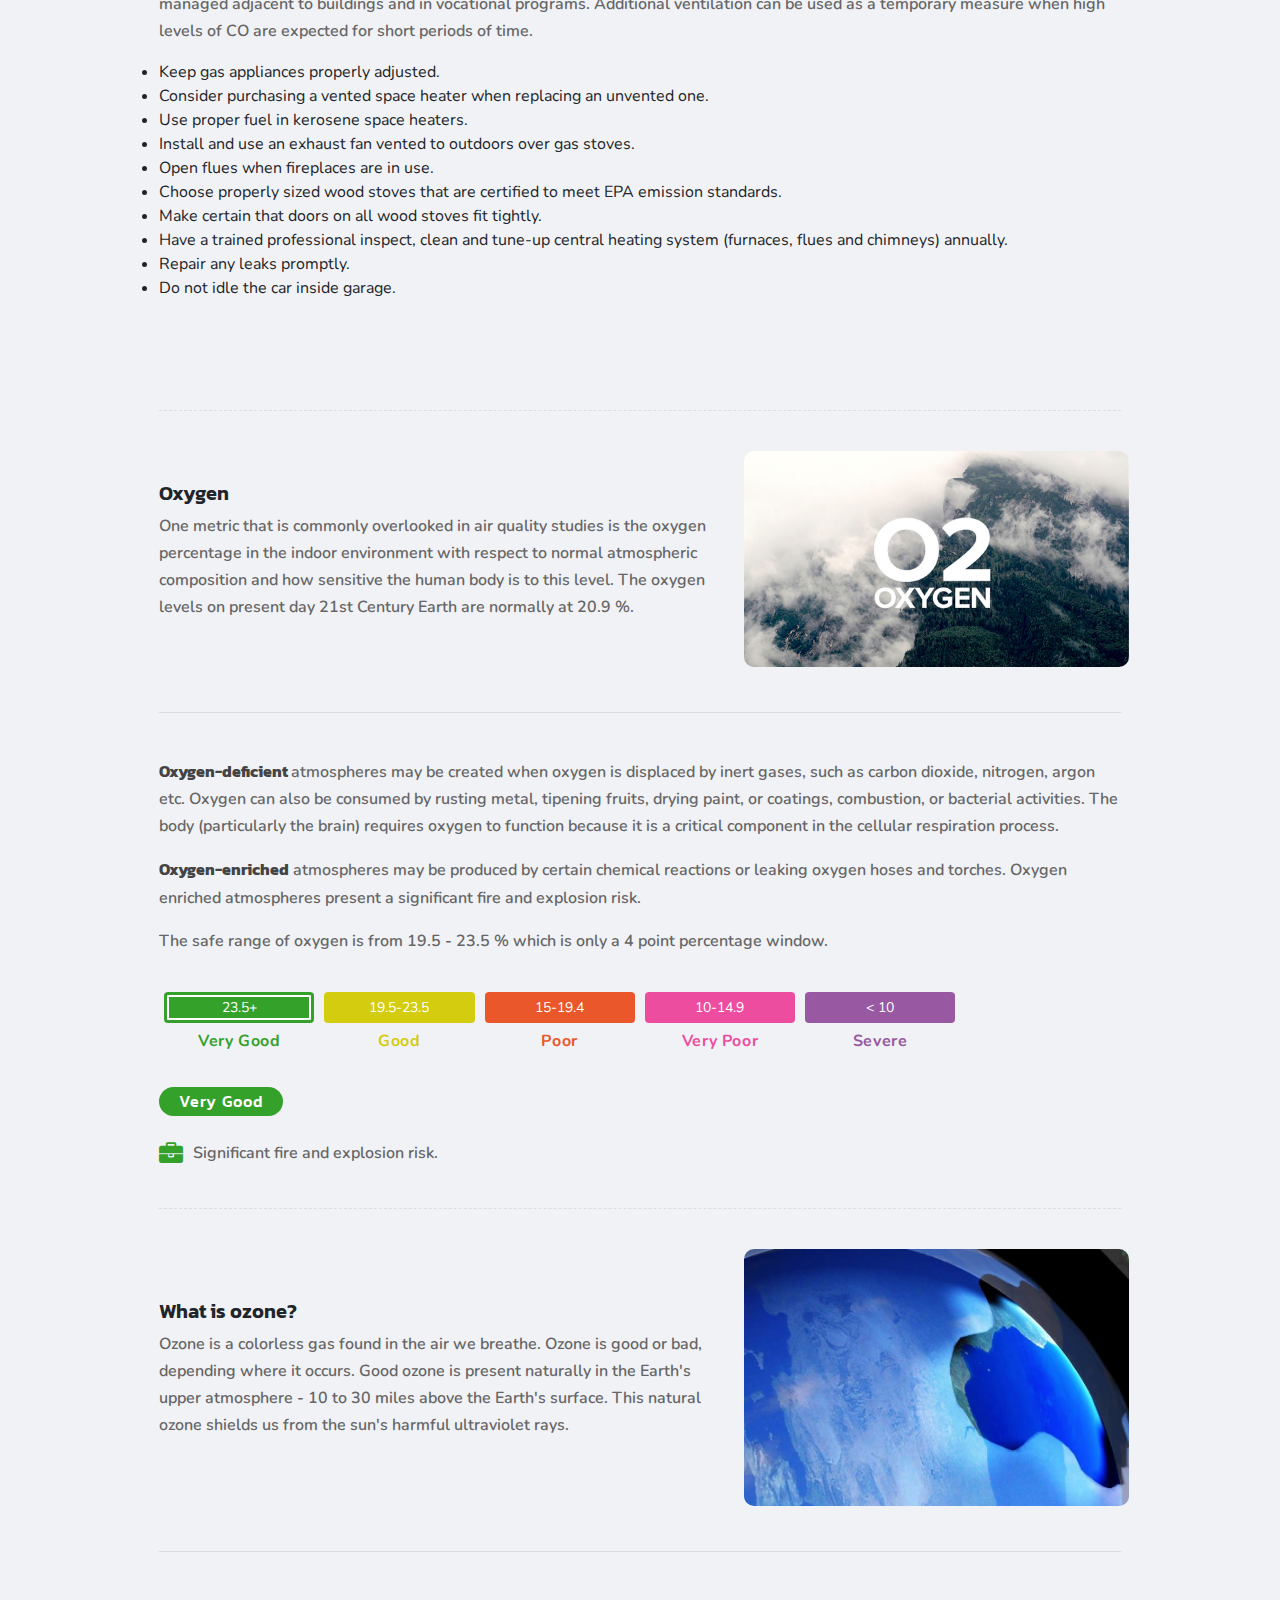
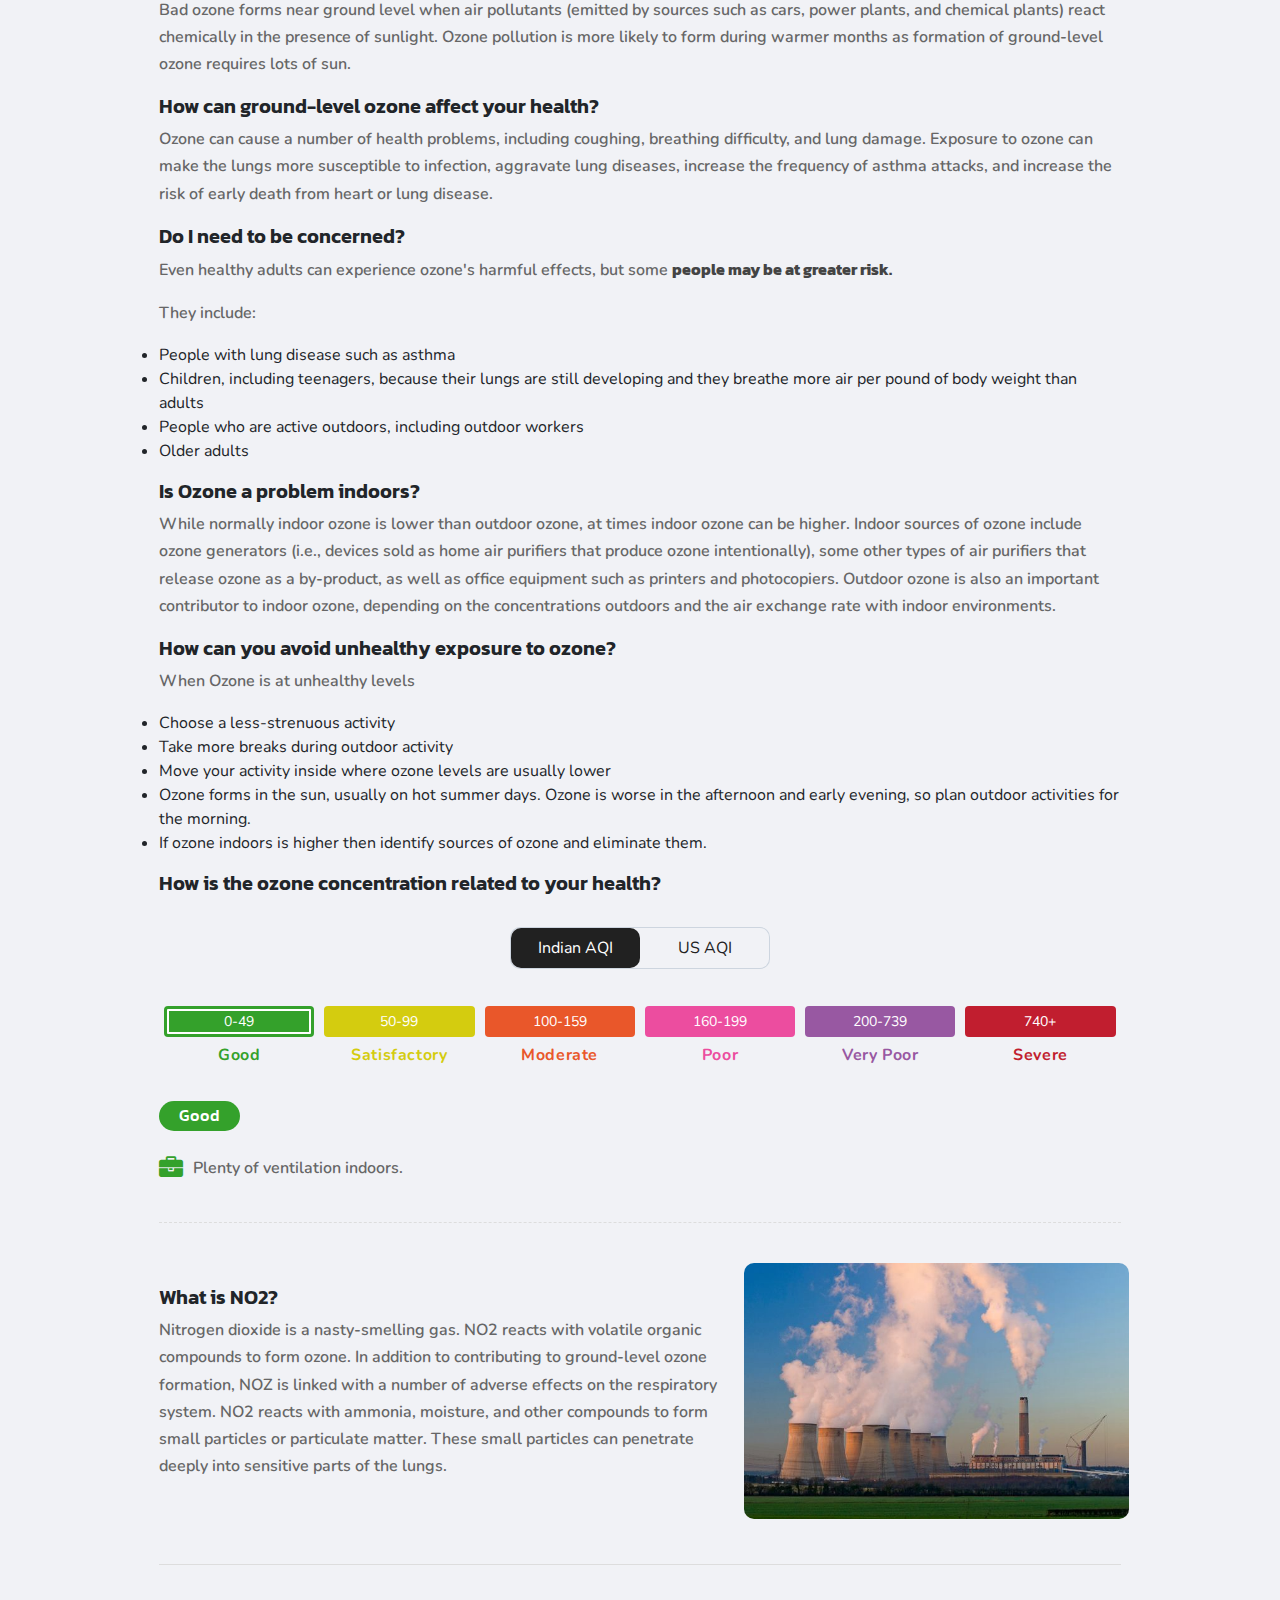
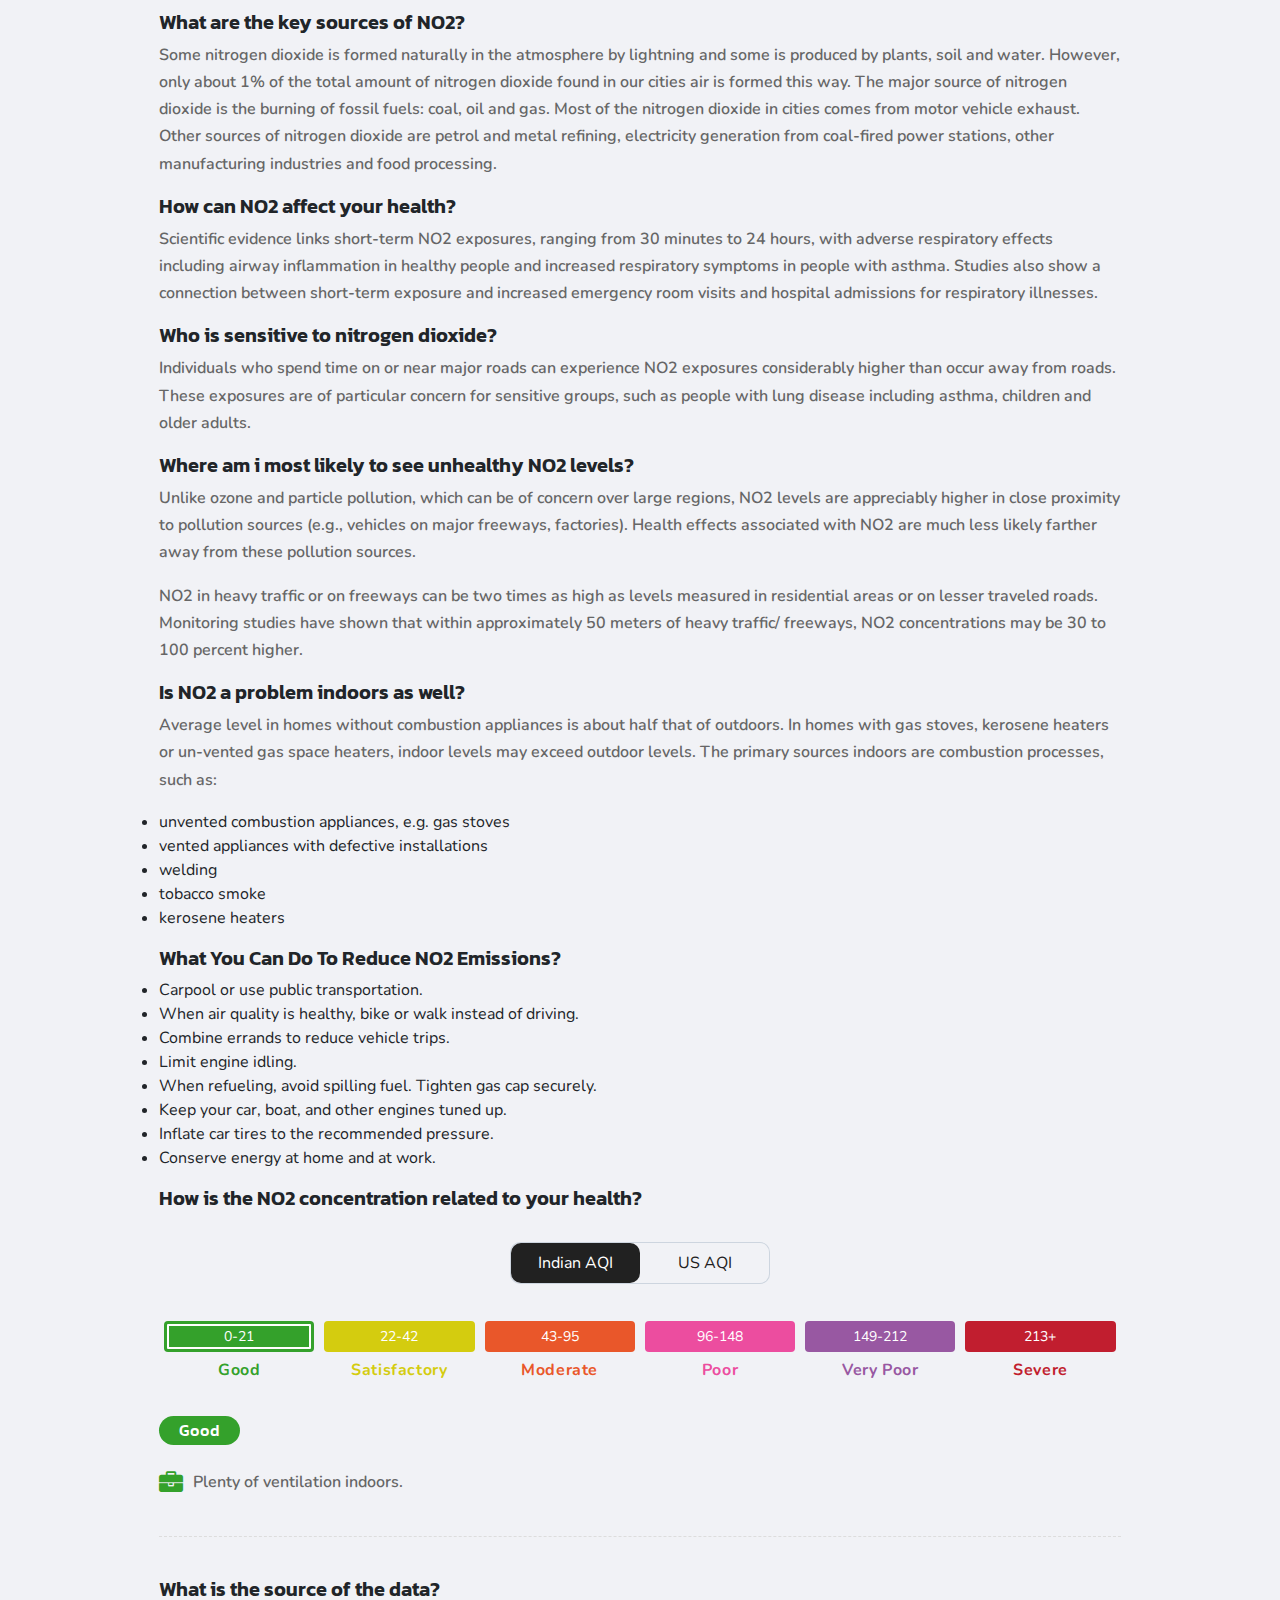
<file: Dashboard/index.html>
<!DOCTYPE html>
<html lang="en">

<head>
  <meta charset="UTF-8" />
  <meta name="viewport" content="width=device-width, initial-scale=1.0" />
  <link rel="Company favicon" href="favicon.ico" type="image/x-icon" />
  <title>AQI India</title>

  <!-- bootstrap css -->
  <link rel="stylesheet" href="https://stackpath.bootstrapcdn.com/bootstrap/4.4.1/css/bootstrap.min.css"
    integrity="sha384-Vkoo8x4CGsO3+Hhxv8T/Q5PaXtkKtu6ug5TOeNV6gBiFeWPGFN9MuhOf23Q9Ifjh" crossorigin="anonymous" />
  <link rel="stylesheet" href="https://cdnjs.cloudflare.com/ajax/libs/font-awesome/4.7.0/css/font-awesome.min.css" />
  <link rel="stylesheet" href="assets/sass/style.css" />
</head>

<body>
  <section id="global" class="pusher">
    <!-- header starts  -->
    <header class="mooc">
      <div class="container">
        <div class="row">
          <div class="col-md-12">
            <div id="nav-wrapper">
              <div class="form-area">
                <h1 id="logo" class="navbar-brand">
                  <a class="" href="#">
                    <img src="assets/images/logo.png" alt="AQI Logo" />
                  </a>
                </h1>
                <form class="form-inline my-2 my-lg-0" id="mooc-search">
                  <input class="form-control mr-sm-2" type="search" placeholder="Search" aria-label="Search" />
                </form>
              </div>
              <nav class="navbar navbar-expand-lg navbar-light">
                <button class="navbar-toggler" type="button" data-toggle="collapse"
                  data-target="#navbarSupportedContent" aria-controls="navbarSupportedContent" aria-expanded="false"
                  aria-label="Toggle navigation">
                  <span class="navbar-toggler-icon"></span>
                </button>
                <div class="collapse navbar-collapse" id="navbarSupportedContent">
                  <ul class="navbar-nav mr-auto">
                    <li class="nav-item active">
                      <a class="nav-link" href="#">Home <span class="sr-only">(current)</span></a>
                    </li>
                    <li class="nav-item">
                      <a class="nav-link" href="#">Dashboard</a>
                    </li>
                    <li class="nav-item">
                      <a class="nav-link" href="#">Blog</a>
                    </li>
                  </ul>
                </div>
              </nav>
            </div>
          </div>
        </div>
      </div>
    </header>
    <!-- content area -->

    <div class="container" id="content-area">
      <div class="row">
        <div class="col-md-12" id="navigation-wrapper">
          <div class="aqi-navbar d-flex justify-content-between mt-4 mb-4 pt-1 pb-1">
            <div class="dropdown show">
              <a class="btn btn-light dropdown-toggle" href="#" role="button" id="dropdownMenuLink"
                data-toggle="dropdown" aria-haspopup="true" aria-expanded="false">
                AQI Menu
              </a>

              <div class="dropdown-menu" aria-labelledby="dropdownMenuLink">
                <a class="dropdown-item" href="#indian-aqi">Indian AQI</a>
                <a class="dropdown-item" href="#us-aqi">US AQI</a>
                <a class="dropdown-item" href="#pm2-5">PM2.5</a>
                <a class="dropdown-item" href="#pm10">PM10</a>
                <a class="dropdown-item" href="#co2">CO2</a>
                <a class="dropdown-item" href="#temperature">Temperature</a>
                <a class="dropdown-item" href="#humidity">Humidity</a>
                <a class="dropdown-item" href="#tvoc">TVOC</a>
                <a class="dropdown-item" href="#co">CO</a>
                <a class="dropdown-item" href="#oxygen">Oxygen</a>
                <a class="dropdown-item" href="#ozone">Ozone</a>
                <a class="dropdown-item" href="#no2">NO2</a>
                <a class="dropdown-item" href="#forecasting">Data Forecasting</a>
              </div>
            </div>
            <a href="https://pranaair.com" class="btn btn-primary rounded" id="download">Download App</a>
          </div>
        </div>
      </div>

      <div class="row">
        <div class="col-md-12">
          <div id="content">
            <!-- Indian AQI -->
            <div class="line" id="indian-aqi"></div>
            <div class="indian-aqi">
              <div class="prana-container">
                <div id="innerBox">
                  <h5>What is Indian AQI?</h5>
                  <p>
                    <strong>Quality Index or AQI</strong> is an overall scheme
                    that transforms values of individual pollutants such as
                    PM2.5, PM10, S02, CO etc. into a single number that can
                    then be used to communicate the current levels of air
                    quality and their corresponding health impact consistently
                    across the entire country.
                  </p>
                </div>
                <div class="image-wrapper">
                  <img src="assets/images/indian-aqi.png" alt="" />
                </div>
              </div>
              <div class="line" id="solid-hr"></div>

              <div class="row" id="aqi-cards">
                <div class="col-md-2 col-sm-6 col-xs-12">
                  <div class="cards-wrapper">
                    <div id="card-info">
                      <p class="card-desc">0-50</p>
                      <h6 id="card-title" class="good">Good</h6>
                    </div>
                    <div id="card-image">
                      <img src="assets/images/good-aqi.png" alt="" class="img-fluid rounded" />
                    </div>
                  </div>
                </div>
                <div class="col-md-2 col-sm-6 col-xs-12">
                  <div class="cards-wrapper">
                    <div id="card-info">
                      <p class="card-desc">51-100</p>
                      <h6 id="card-title" class="moderate">Moderate</h6>
                    </div>
                    <div id="card-image">
                      <img src="assets/images/moderate-aqi.png" alt="" class="img-fluid rounded" />
                    </div>
                  </div>
                </div>
                <div class="col-md-2 col-sm-6 col-xs-12">
                  <div class="cards-wrapper">
                    <div id="card-info">
                      <p class="card-desc">101-200</p>
                      <h6 id="card-title" class="poor">Poor</h6>
                    </div>
                    <div id="card-image">
                      <img src="assets/images/poor-aqi.png" alt="" />
                    </div>
                  </div>
                </div>
                <div class="col-md-2 col-sm-2">
                  <div class="cards-wrapper">
                    <div id="card-info">
                      <p class="card-desc">201-300</p>
                      <h6 id="card-title" class="unhealthy">Unhealthy</h6>
                    </div>
                    <div id="card-image">
                      <img src="assets/images/unhealthy-aqi.png" alt="" />
                    </div>
                  </div>
                </div>
                <div class="col-md-2 col-sm-2">
                  <div class="cards-wrapper">
                    <div id="card-info">
                      <p class="card-desc">301-400</p>
                      <h6 id="card-title" class="severe">Severe</h6>
                    </div>
                    <div id="card-image">
                      <img src="assets/images/severe-aqi.png" alt="" />
                    </div>
                  </div>
                </div>
                <div class="col-md-2 col-sm-2" id="aqi-last-wrapper">
                  <div class="cards-wrapper">
                    <div id="card-info">
                      <p class="card-desc">401-550</p>
                      <h6 id="card-title" class="hazard">Hazardous</h6>
                    </div>
                    <div id="card-image">
                      <img src="assets/images/hazardous-aqi.png" alt="" />
                    </div>
                  </div>
                </div>
              </div>

              <h5>How is the Indian AQI number related to your health?</h5>

              <div class="indian-aqi-tabs">
                <ul class="nav nav-pills mb-3 aqi-category-info" id="pills-tab" role="tablist">
                  <li class="nav-item">
                    <a class="nav-link active" id="pills-good-tab" data-toggle="pill" data-target="#indian-good"
                      role="tab" aria-controls="pills-good" aria-selected="true">0-50</a>
                    <p id="tab-desc">Good</p>
                  </li>
                  <li class="nav-item">
                    <a class="nav-link" id="pills-moderate-tab" data-toggle="pill" data-target="#indian-moderate"
                      role="tab" aria-controls="pills-moderate" aria-selected="false">51-100</a>
                    <p id="tab-desc">Satisfactory</p>
                  </li>
                  <li class="nav-item">
                    <a class="nav-link" id="pills-poor-tab" data-toggle="pill" data-target="#indian-poor" role="tab"
                      aria-controls="pills-poor" aria-selected="false">101-200</a>
                    <p id="tab-desc">Moderately Polluted</p>
                  </li>
                  <li class="nav-item">
                    <a class="nav-link" id="pills-unhealthy-tab" data-toggle="pill" data-target="#indian-unhealthy"
                      role="tab" aria-controls="pills-unhealthy" aria-selected="false">201-300</a>
                    <p id="tab-desc">Poor</p>
                  </li>
                  <li class="nav-item">
                    <a class="nav-link" id="pills-severe-tab" data-toggle="pill" data-target="#indian-severe" role="tab"
                      aria-controls="pills-severe" aria-selected="false">301-400</a>
                    <p id="tab-desc">Very Poor</p>
                  </li>
                  <li class="nav-item">
                    <a class="nav-link" id="pills-hazard-tab" data-toggle="pill" data-target="#indian-hazard" role="tab"
                      aria-controls="pills-hazard" aria-selected="false">401-500</a>
                    <p id="tab-desc" class="text-center">Severe</p>
                  </li>
                </ul>
                <div class="tab-content" id="pills-tabContent">
                  <div class="tab-pane fade show active" id="indian-good" role="tabpanel"
                    aria-labelledby="pills-good-tab">
                    <div class="aqi-description">
                      <h5 class="aqi-title good">Good</h5>
                      <p>
                        <i class="fa fa-briefcase t-good" aria-hidden="true"></i>
                        <span>Plenty of ventilation indoors. </span>
                      </p>
                    </div>
                  </div>
                  <div class="tab-pane fade" id="indian-moderate" role="tabpanel" aria-labelledby="pills-moderate-tab">
                    <div class="aqi-description">
                      <h5 class="aqi-title moderate">Satisfactory</h5>
                      <p>
                        <i class="fa fa-briefcase t-moderate" aria-hidden="true"></i>
                        <span>
                          Minor Breathing discomfort to sensitive people.
                        </span>
                      </p>
                    </div>
                  </div>

                  <div class="tab-pane fade" id="indian-poor" role="tabpanel" aria-labelledby="pills-poor-tab">
                    <div class="aqi-description">
                      <h5 class="aqi-title poor">Moderately Polluted</h5>
                      <p>
                        <i class="fa fa-briefcase t-poor" aria-hidden="true"></i>
                        <span>
                          Breathing discomfort to asthma patents, elderly and
                          children.
                        </span>
                      </p>
                    </div>
                  </div>

                  <div class="tab-pane fade" id="indian-unhealthy" role="tabpanel"
                    aria-labelledby="pills-unhealthy-tab">
                    <div class="aqi-description">
                      <h5 class="aqi-title unhealthy">Poor</h5>
                      <p>
                        <i class="fa fa-briefcase t-unhealthy" aria-hidden="true"></i>
                        <span>Breathing discomfort to all. </span>
                      </p>
                    </div>
                  </div>

                  <div class="tab-pane fade" id="indian-severe" role="tabpanel" aria-labelledby="pills-severe-tab">
                    <div class="aqi-description">
                      <h5 class="aqi-title severe">Very Poor</h5>
                      <p>
                        <i class="fa fa-briefcase t-severe" aria-hidden="true"></i>
                        <span>Respiratory illness on prolonged exposure.
                        </span>
                      </p>
                    </div>
                  </div>

                  <div class="tab-pane fade" id="indian-hazard" role="tabpanel" aria-labelledby="pills-hazard-tab">
                    <div class="aqi-description">
                      <h5 class="aqi-title hazard">Severe</h5>
                      <p>
                        <i class="fa fa-briefcase t-hazard" aria-hidden="true"></i>
                        <span>Health impact even on light physical work. Serious
                          impact on people with heart/lung disease.
                        </span>
                      </p>
                    </div>
                  </div>
                </div>
              </div>
              <div class="prana-container">
                <div id="innerBox">
                  <h5>How is Indian AQI calculated from PM2.5 and PM10?</h5>
                  <p>
                    The chart below provides a mapping from PM2.5 and PM10 to
                    their correspanding AQIs. Say currently PM2.5 is 30 µg/m3
                    and PM10 is 100 µg/m3. According to the table below, PM2.5
                    of 30 µg/m3 maps to PM2.5 AQI of 50 and PM10 of 100 µg/m3
                    maps to PM10 AQI of 100. The overall AQI is the maximum of
                    the PM2.5 AQI and PM10 AQI so in that case overall AQI=
                    rmax( 50, 100) = 100 or Satisfactory.
                  </p>
                </div>
                <div class="image-wrapper">
                  <img src="assets/images/pm-2.5-pm-10.png" alt="" />
                </div>
              </div>
              <div id="calc-wrap">
                <div class="container" id="calculations">
                  <div class="row">
                    <div class="col-md-12">
                      <div class="pm-wrapper">
                        <div class="image-box">
                          <img src="assets/images/pm2-5.png" alt="" />
                        </div>
                        <div class="content">
                          <ul id="calc-progress">
                            <li>
                              <p>Good</p>
                              <p>0</p>
                            </li>
                            <li>
                              <p>Satisfactory</p>
                              <p>30</p>
                            </li>
                            <li>
                              <p>Moderate</p>
                              <p>60</p>
                            </li>
                            <li>
                              <p>Poor</p>
                              <p>90</p>
                            </li>
                            <li>
                              <p>Very Poor</p>
                              <p>120</p>
                            </li>
                            <li>
                              <p>Severe</p>
                              <p>
                                <span>250</span>
                                <span>250+</span>
                              </p>
                            </li>
                          </ul>
                        </div>
                      </div>
                    </div>
                  </div>
                </div>

                <div class="container" id="calculations">
                  <div class="row">
                    <div class="col-md-12">
                      <div class="pm-wrapper">
                        <div class="image-box">
                          <img src="assets/images/pm-10.png" alt="" />
                        </div>
                        <div class="content">
                          <ul id="calc-progress">
                            <li>
                              <p>Good</p>
                              <p>0</p>
                            </li>
                            <li>
                              <p>Satisfactory</p>
                              <p>50</p>
                            </li>
                            <li>
                              <p>Moderate</p>
                              <p>100</p>
                            </li>
                            <li>
                              <p>Poor</p>
                              <p>250</p>
                            </li>
                            <li>
                              <p>Very Poor</p>
                              <p>350</p>
                            </li>
                            <li>
                              <p>Severe</p>
                              <p>
                                <span>430</span>
                                <span>430+</span>
                              </p>
                            </li>
                          </ul>
                        </div>
                      </div>
                    </div>
                  </div>
                </div>
              </div>
            </div>

            <!--  US AQI -->
            <div class="line" id="us-aqi"></div>
            <div class="us-aqi">
              <div class="prana-container">
                <div id="innerBox">
                  <h5>What is US AQI?</h5>
                  <p>
                    Air Quality Index or AQI is an overall scheme that
                    transforms values of individual pollutants such as PM2.5,
                    PM10, C02, CO etc. into a single number that can then be
                    used to communicate the current levels of air quality and
                    their corresponding health impact consistently across the
                    entire country.
                  </p>
                </div>

                <div class="image-wrapper">
                  <img src="assets/images/US-AQI.jpg" alt="" />
                </div>
              </div>
              <div class="line" id="solid-hr"></div>

              <div class="row" id="aqi-cards">
                <div class="col-md-2 col-sm-6 col-xs-12">
                  <div class="cards-wrapper">
                    <div id="card-info">
                      <p class="card-desc">0-50</p>
                      <h6 id="card-title" class="good">Good</h6>
                    </div>
                    <div id="card-image">
                      <img src="assets/images/good-aqi.png" alt="" class="img-fluid rounded" />
                    </div>
                  </div>
                </div>
                <div class="col-md-2 col-sm-6 col-xs-12">
                  <div class="cards-wrapper">
                    <div id="card-info">
                      <p class="card-desc">51-100</p>
                      <h6 id="card-title" class="moderate">Satisfactory</h6>
                    </div>
                    <div id="card-image">
                      <img src="assets/images/moderate-aqi.png" alt="" class="img-fluid rounded" />
                    </div>
                  </div>
                </div>
                <div class="col-md-2 col-sm-6 col-xs-12">
                  <div class="cards-wrapper">
                    <div id="card-info">
                      <p class="card-desc">101-150</p>
                      <h6 id="card-title" class="poor">Moderate</h6>
                    </div>
                    <div id="card-image">
                      <img src="assets/images/poor-aqi.png" alt="" />
                    </div>
                  </div>
                </div>
                <div class="col-md-2 col-sm-2">
                  <div class="cards-wrapper">
                    <div id="card-info">
                      <p class="card-desc">151-200</p>
                      <h6 id="card-title" class="unhealthy">Poor</h6>
                    </div>
                    <div id="card-image">
                      <img src="assets/images/unhealthy-aqi.png" alt="" />
                    </div>
                  </div>
                </div>
                <div class="col-md-2 col-sm-2">
                  <div class="cards-wrapper">
                    <div id="card-info">
                      <p class="card-desc">201-300</p>
                      <h6 id="card-title" class="severe">Very Poor</h6>
                    </div>
                    <div id="card-image">
                      <img src="assets/images/severe-aqi.png" alt="" />
                    </div>
                  </div>
                </div>
                <div class="col-md-2 col-sm-2" id="aqi-last-wrapper">
                  <div class="cards-wrapper">
                    <div id="card-info">
                      <p class="card-desc">300-500</p>
                      <h6 id="card-title" class="hazard">Severe</h6>
                    </div>
                    <div id="card-image">
                      <img src="assets/images/hazardous-aqi.png" alt="" />
                    </div>
                  </div>
                </div>

              </div>
              <h5>How is the US AQI number related to your health?</h5>
              <div class="US-aqi-tabs">
                <ul class="nav nav-pills mb-3 aqi-category-info" id="pills-tab" role="tablist">
                  <li class="nav-item">
                    <a class="nav-link active" id="pills-good-tab" data-toggle="pill" data-target="#US-good" role="tab"
                      aria-controls="pills-good" aria-selected="true">0-50</a>
                    <p id="tab-desc">Good</p>
                  </li>
                  <li class="nav-item">
                    <a class="nav-link" id="pills-moderate-tab" data-toggle="pill" data-target="#US-moderate" role="tab"
                      aria-controls="pills-moderate" aria-selected="false">51-100</a>
                    <p id="tab-desc">Moderate</p>
                  </li>
                  <li class="nav-item">
                    <a class="nav-link" id="pills-poor-tab" data-toggle="pill" data-target="#US-poor" role="tab"
                      aria-controls="pills-poor" aria-selected="false">101-150</a>
                    <p id="tab-desc">Unhealthy</p>
                  </li>
                  <li class="nav-item">
                    <a class="nav-link" id="pills-unhealthy-tab" data-toggle="pill" data-target="#US-unhealthy"
                      role="tab" aria-controls="pills-unhealthy" aria-selected="false">151-200</a>
                    <p id="tab-desc">Poor</p>
                  </li>
                  <li class="nav-item">
                    <a class="nav-link" id="pills-severe-tab" data-toggle="pill" data-target="#US-severe" role="tab"
                      aria-controls="pills-severe" aria-selected="false">301-500</a>
                    <p id="tab-desc">Very Unhealthy</p>
                  </li>
                  <li class="nav-item">
                    <a class="nav-link" id="pills-hazard-tab" data-toggle="pill" data-target="#US-hazard" role="tab"
                      aria-controls="pills-hazard" aria-selected="false">500+</a>
                    <p id="tab-desc" class="text-center">Severe</p>
                  </li>
                </ul>
                <div class="tab-content" id="pills-tabContent">
                  <div class="tab-pane fade show active" id="US-good" role="tabpanel" aria-labelledby="pills-good-tab">
                    <div class="aqi-description">
                      <h5 class="aqi-title good">Good</h5>
                      <p>
                        <i class="fa fa-briefcase t-good" aria-hidden="true"></i>
                        <span>Air quality is considered satisfactory, and air
                          pollution poses little or no risk.
                        </span>
                      </p>
                    </div>
                  </div>
                  <div class="tab-pane fade" id="US-moderate" role="tabpanel" aria-labelledby="pills-moderate-tab">
                    <div class="aqi-description">
                      <h5 class="aqi-title moderate">Moderate</h5>
                      <p>
                        <i class="fa fa-briefcase t-moderate" aria-hidden="true"></i>
                        <span>
                          Air quality is acceptable; however, for some
                          pollutants there may be a moderate health concern
                          for a very small number of people who are unusually
                          sensitive to air pollution.
                        </span>
                      </p>
                    </div>
                  </div>

                  <div class="tab-pane fade" id="US-poor" role="tabpanel" aria-labelledby="pills-poor-tab">
                    <div class="aqi-description">
                      <h5 class="aqi-title poor">
                        Unhealthy for sensitive groups
                      </h5>
                      <p>
                        <i class="fa fa-briefcase t-poor" aria-hidden="true"></i>
                        <span>
                          Members of sensitive groups may experience health
                          effects. The general public is not likely to be
                          affected.
                        </span>
                      </p>
                    </div>
                  </div>

                  <div class="tab-pane fade" id="US-unhealthy" role="tabpanel" aria-labelledby="pills-unhealthy-tab">
                    <div class="aqi-description">
                      <h5 class="aqi-title unhealthy">Poor</h5>
                      <p>
                        <i class="fa fa-briefcase t-unhealthy" aria-hidden="true"></i>
                        <span>Everyone may begin to experience health effects;
                          members of sensitive groups may experience more
                          serious health effects.
                        </span>
                      </p>
                    </div>
                  </div>

                  <div class="tab-pane fade" id="US-severe" role="tabpanel" aria-labelledby="pills-severe-tab">
                    <div class="aqi-description">
                      <h5 class="aqi-title severe">Very Unhealthy</h5>
                      <p>
                        <i class="fa fa-briefcase t-severe" aria-hidden="true"></i>
                        <span>Health alert: everyone may experience more serious
                          health effects.
                        </span>
                      </p>
                    </div>
                  </div>

                  <div class="tab-pane fade" id="US-hazard" role="tabpanel" aria-labelledby="pills-hazard-tab">
                    <div class="aqi-description">
                      <h5 class="aqi-title hazard">Severe</h5>
                      <p>
                        <i class="fa fa-briefcase t-hazard" aria-hidden="true"></i>
                        <span>Health warnings of emergency conditions. The entire
                          population is more likely to be affected.
                        </span>
                      </p>
                    </div>
                  </div>
                </div>
              </div>

              <h5>How is US AQI calculated from PM2.5 and PM10?</h5>
              <p>
                The chart below provides a mapping from PM2.5 and PM10 to
                their corresponding AQIs. Say currently PM2.5 is 35.4 y9/m3
                and PM10 is 54 j19/m3. According to the table below, PM2.5 of
                35.4 'g/m3 maps to PM2.5 AQI of 100 and PM10 of 54 y1g/m3 maps
                to PM10 AQI of 50. The overall AQI is the maximum of the PM2.5
                AQI and PM10 AQI so in that case overall AQI= max{ 50, 100) =
                100 or Moderate.
              </p>
              <div id="calc-wrap">
                <div class="container" id="calculations">
                  <div class="row">
                    <div class="col-md-12">
                      <div class="pm-wrapper">
                        <div class="image-box">
                          <img src="assets/images/pm2-5.png" alt="" />
                        </div>
                        <div class="content">
                          <ul id="calc-progress">
                            <li>
                              <p>Good</p>
                              <p>0</p>
                            </li>
                            <li>
                              <p>Satisfactory</p>
                              <p>12</p>
                            </li>
                            <li>
                              <p>Moderate</p>
                              <p>35.4</p>
                            </li>
                            <li>
                              <p>Poor</p>
                              <p>55.4</p>
                            </li>
                            <li>
                              <p>Very Poor</p>
                              <p>150.4</p>
                            </li>
                            <li>
                              <p>Severe</p>
                              <p>
                                <span>250.4</span>
                                <span>250.4+</span>
                              </p>
                            </li>
                          </ul>
                        </div>
                      </div>
                    </div>
                  </div>
                </div>

                <div class="container" id="calculations">
                  <div class="row">
                    <div class="col-md-12">
                      <div class="pm-wrapper">
                        <div class="image-box">
                          <img src="assets/images/pm-10.png" alt="" />
                        </div>
                        <div class="content">
                          <ul id="calc-progress">
                            <li>
                              <p>Good</p>
                              <p>0</p>
                            </li>
                            <li>
                              <p>Satisfactory</p>
                              <p>54</p>
                            </li>
                            <li>
                              <p>Moderate</p>
                              <p>154</p>
                            </li>
                            <li>
                              <p>Poor</p>
                              <p>250</p>
                            </li>
                            <li>
                              <p>Very Poor</p>
                              <p>354</p>
                            </li>
                            <li>
                              <p>Severe</p>
                              <p>
                                <span>424</span>
                                <span>424+</span>
                              </p>
                            </li>
                          </ul>
                        </div>
                      </div>
                    </div>
                  </div>
                </div>
              </div>
            </div>
            <!-- PM2.5 -->
            <div class="line" id="pm2-5"></div>
            <div class="pm2-5">
              <div class="prana-container">
                <div id="innerBox">
                  <h5>What is PM2.5?</h5>
                  <p>
                    Particle pollution, also called particulate matter or PM
                    consists of two major groups based on size - PM2.5 and
                    PM10.
                    <br />
                    <strong> PM2.5</strong> represents the very tiny particles
                    smaller than 2.5 micrometers (more than 100 times thinner
                    than a human hair). They are made from automobile exhaust,
                    burning garbage and landfill, smelting and processing of
                    metals, These are lighter and go deeper into the lungs and
                    blood stream and cause greater darnage longer term. PM2.5
                    is measured in jsg/m3. How is the PM2.5 concentration
                    related to your health?
                  </p>
                </div>

                <div class="image-wrapper">
                  <img src="assets/images/What-is-PM2.5.jpg" alt="" />
                </div>
              </div>
              <div class="line" id="solid-hr"></div>
              <p>
                <strong>How is the PM2.5 concentration related to your
                  health?</strong>
              </p>

              <div id="calc-wrap">
                <div class="container" id="calculations">
                  <div class="row">
                    <div class="col-md-12">
                      <div class="pm-wrapper">
                        <div class="image-box">
                          <img src="assets/images/pm2-5.png" alt="" />
                        </div>
                        <div class="content">
                          <ul id="calc-progress">
                            <li>
                              <p>Good</p>
                              <p>0</p>
                            </li>
                            <li>
                              <p>Satisfactory</p>
                              <p>30</p>
                            </li>
                            <li>
                              <p>Moderate</p>
                              <p>60</p>
                            </li>
                            <li>
                              <p>Poor</p>
                              <p>90</p>
                            </li>
                            <li>
                              <p>Very Poor</p>
                              <p>120</p>
                            </li>
                            <li>
                              <p>Severe</p>
                              <p>
                                <span>250</span>
                                <span>250+</span>
                              </p>
                            </li>
                          </ul>
                        </div>
                      </div>
                    </div>
                  </div>
                </div>
              </div>

              <div id="parent-tab-container" class="pm2-5-tabs">
                <ul class="nav nav-pills mb-3" id="aqi-tabs-container" role="tablist">
                  <li class="nav-item">
                    <a class="nav-link active" id="pills-in-tab" data-toggle="pill" data-target="#pm2-5-pills-in"
                      role="tab" aria-controls="pills-in" aria-selected="true">Indian AQI</a>
                  </li>
                  <li class="nav-item">
                    <a class="nav-link" id="pills-us-tab" data-toggle="pill" data-target="#pm2-5-pills-us" role="tab"
                      aria-controls="pills-us" aria-selected="false">US AQI</a>
                  </li>
                </ul>
                <div class="tab-content" id="pills-tabContent">
                  <!-- indian tab container -->
                  <div class="tab-pane fade show active" id="pm2-5-pills-in" role="tabpanel"
                    aria-labelledby="pills-in-tab">
                    <div class="indian-aqi-tabs">
                      <ul class="nav nav-pills mb-3 aqi-category-info" id="pills-tab" role="tablist">
                        <li class="nav-item">
                          <a class="nav-link active" id="pills-good-tab" data-toggle="pill" data-target="#pm2-5-in-good"
                            role="tab" aria-controls="pills-good" aria-selected="true">0-30</a>
                          <p id="tab-desc">Good</p>
                        </li>
                        <li class="nav-item">
                          <a class="nav-link" id="pills-moderate-tab" data-toggle="pill"
                            data-target="#pm2-5-in-moderate" role="tab" aria-controls="pills-moderate"
                            aria-selected="false">31-60</a>
                          <p id="tab-desc">Moderate</p>
                        </li>
                        <li class="nav-item">
                          <a class="nav-link" id="pills-poor-tab" data-toggle="pill" data-target="#pm2-5-in-poor"
                            role="tab" aria-controls="pills-poor" aria-selected="false">61-90</a>
                          <p id="tab-desc">Poor</p>
                        </li>
                        <li class="nav-item">
                          <a class="nav-link" id="pills-unhealthy-tab" data-toggle="pill"
                            data-target="#pm2-5-in-unhealthy" role="tab" aria-controls="pills-unhealthy"
                            aria-selected="false">91-120</a>
                          <p id="tab-desc">Unhealthy</p>
                        </li>
                        <li class="nav-item">
                          <a class="nav-link" id="pills-severe-tab" data-toggle="pill" data-target="#pm2-5-in-severe"
                            role="tab" aria-controls="pills-severe" aria-selected="false">121-250</a>
                          <p id="tab-desc">Severe</p>
                        </li>
                        <li class="nav-item">
                          <a class="nav-link" id="pills-hazard-tab" data-toggle="pill" data-target="#pm2-5-in-hazard"
                            role="tab" aria-controls="pills-hazard" aria-selected="false">250+</a>
                          <p id="tab-desc" class="text-center">Hazardous</p>
                        </li>
                      </ul>
                      <div class="tab-content" id="pills-tabContent">
                        <div class="tab-pane fade show active" id="pm2-5-in-good" role="tabpanel"
                          aria-labelledby="pills-good-tab">
                          <div class="aqi-description">
                            <h5 class="aqi-title good">Good</h5>
                            <p>
                              <i class="fa fa-briefcase t-good" aria-hidden="true"></i>
                              <span> Minimal Health impact.</span>
                            </p>
                          </div>
                        </div>
                        <div class="tab-pane fade" id="pm2-5-in-moderate" role="tabpanel"
                          aria-labelledby="pills-moderate-tab">
                          <div class="aqi-description">
                            <h5 class="aqi-title moderate">Moderate</h5>
                            <p>
                              <i class="fa fa-briefcase t-moderate" aria-hidden="true"></i>
                              <span>
                                Minor Breathing discomfort to sensitive
                                people.
                              </span>
                            </p>
                          </div>
                        </div>

                        <div class="tab-pane fade" id="pm2-5-in-poor" role="tabpanel" aria-labelledby="pills-poor-tab">
                          <div class="aqi-description">
                            <h5 class="aqi-title poor">Poor</h5>
                            <p>
                              <i class="fa fa-briefcase t-poor" aria-hidden="true"></i>
                              <span>
                                Breathing discomfort to asthma patents,
                                elderly and children.
                              </span>
                            </p>
                          </div>
                        </div>

                        <div class="tab-pane fade" id="pm2-5-in-unhealthy" role="tabpanel"
                          aria-labelledby="pills-unhealthy-tab">
                          <div class="aqi-description">
                            <h5 class="aqi-title unhealthy">Unhealthy</h5>
                            <p>
                              <i class="fa fa-briefcase t-unhealthy" aria-hidden="true"></i>
                              <span>Breathing discomfort to all </span>
                            </p>
                          </div>
                        </div>

                        <div class="tab-pane fade" id="pm2-5-in-severe" role="tabpanel"
                          aria-labelledby="pills-severe-tab">
                          <div class="aqi-description">
                            <h5 class="aqi-title severe">Severe</h5>
                            <p>
                              <i class="fa fa-briefcase t-severe" aria-hidden="true"></i>
                              <span>Respiratory illness on prolonged exposure.
                              </span>
                            </p>
                          </div>
                        </div>

                        <div class="tab-pane fade" id="pm2-5-in-hazard" role="tabpanel"
                          aria-labelledby="pills-hazard-tab">
                          <div class="aqi-description">
                            <h5 class="aqi-title hazard">Hazardous</h5>
                            <p>
                              <i class="fa fa-briefcase t-hazard" aria-hidden="true"></i>
                              <span>Health impact even on light physical work.
                                Serious impact on people with heart/lung
                                disease.
                              </span>
                            </p>
                          </div>
                        </div>
                      </div>
                    </div>
                  </div>
                  <!--  us tab container -->
                  <div class="tab-pane fade" id="pm2-5-pills-us" role="tabpanel" aria-labelledby="pills-us-tab">
                    <div class="us-aqi-tabs">
                      <ul class="nav nav-pills mb-3 aqi-category-info" id="pills-tab" role="tablist">
                        <li class="nav-item">
                          <a class="nav-link active" id="pills-good-tab" data-toggle="pill" data-target="#pm2-5-us-good"
                            role="tab" aria-controls="pills-good" aria-selected="true">0-12</a>
                          <p id="tab-desc">Good</p>
                        </li>
                        <li class="nav-item">
                          <a class="nav-link" id="pills-moderate-tab" data-toggle="pill"
                            data-target="#pm2-5-us-moderate" role="tab" aria-controls="pills-moderate"
                            aria-selected="false">12.1-35.4</a>
                          <p id="tab-desc">Satisfactory</p>
                        </li>
                        <li class="nav-item">
                          <a class="nav-link" id="pills-poor-tab" data-toggle="pill" data-target="#pm2-5-us-poor"
                            role="tab" aria-controls="pills-poor" aria-selected="false">35.5-55.4</a>
                          <p id="tab-desc">Moderate</p>
                        </li>
                        <li class="nav-item">
                          <a class="nav-link" id="pills-unhealthy-tab" data-toggle="pill"
                            data-target="#pm2-5-us-unhealthy" role="tab" aria-controls="pills-unhealthy"
                            aria-selected="false">55.5-150.4</a>
                          <p id="tab-desc">Poor</p>
                        </li>
                        <li class="nav-item">
                          <a class="nav-link" id="pills-severe-tab" data-toggle="pill" data-target="#pm2-5-us-severe"
                            role="tab" aria-controls="pills-severe" aria-selected="false">150.5-250.4</a>
                          <p id="tab-desc">Very Poor</p>
                        </li>
                        <li class="nav-item">
                          <a class="nav-link" id="pills-hazard-tab" data-toggle="pill" data-target="#pm2-5-us-hazard"
                            role="tab" aria-controls="pills-hazard" aria-selected="false">250.5+</a>
                          <p id="tab-desc" class="text-center">Severe</p>
                        </li>
                      </ul>
                      <div class="tab-content" id="pills-tabContent">
                        <div class="tab-pane fade show active" id="pm2-5-us-good" role="tabpanel"
                          aria-labelledby="pills-good-tab">
                          <div class="aqi-description">
                            <h5 class="aqi-title good">Good</h5>
                            <p>
                              <i class="fa fa-briefcase t-good" aria-hidden="true"></i>
                              <span>
                                Air quality is considered satisfactory, and
                                air pollution poses little or no risk.
                              </span>
                            </p>
                          </div>
                        </div>
                        <div class="tab-pane fade" id="pm2-5-us-moderate" role="tabpanel"
                          aria-labelledby="pills-moderate-tab">
                          <div class="aqi-description">
                            <h5 class="aqi-title moderate">Satisfactory</h5>
                            <p>
                              <i class="fa fa-briefcase t-moderate" aria-hidden="true"></i>
                              <span>
                                Air quality is acceptable; however, for some
                                pollutants there may be a moderate health
                                concern for a very small number of people who
                                are unusually sensitive to air pollution.
                              </span>
                            </p>
                          </div>
                        </div>

                        <div class="tab-pane fade" id="pm2-5-us-poor" role="tabpanel" aria-labelledby="pills-poor-tab">
                          <div class="aqi-description">
                            <h5 class="aqi-title poor">Moderate</h5>
                            <p>
                              <i class="fa fa-briefcase t-poor" aria-hidden="true"></i>
                              <span>Members of sensitive groups may experience
                                health effects. The general public is not
                                likely to be affected.
                              </span>
                            </p>
                          </div>
                        </div>

                        <div class="tab-pane fade" id="pm2-5-us-unhealthy" role="tabpanel"
                          aria-labelledby="pills-unhealthy-tab">
                          <div class="aqi-description">
                            <h5 class="aqi-title unhealthy">Poor</h5>
                            <p>
                              <i class="fa fa-briefcase t-unhealthy" aria-hidden="true"></i>
                              <span>
                                Everyone may begin to experience health
                                effects; members of sensitive groups may
                                experience more serious health effects.
                              </span>
                            </p>
                          </div>
                        </div>

                        <div class="tab-pane fade" id="pm2-5-us-severe" role="tabpanel"
                          aria-labelledby="pills-severe-tab">
                          <div class="aqi-description">
                            <h5 class="aqi-title severe">Very Poor</h5>
                            <p>
                              <i class="fa fa-briefcase t-severe" aria-hidden="true"></i>
                              <span>Health alert: everyone may experience more
                                serious health effects.
                              </span>
                            </p>
                          </div>
                        </div>

                        <div class="tab-pane fade" id="pm2-5-us-hazard" role="tabpanel"
                          aria-labelledby="pills-hazard-tab">
                          <div class="aqi-description">
                            <h5 class="aqi-title hazard">Severe</h5>
                            <p>
                              <i class="fa fa-briefcase t-hazard" aria-hidden="true"></i>
                              <span>Health warnings of emergency conditions. The
                                entire population is more likely to be
                                affected.
                              </span>
                            </p>
                          </div>
                        </div>
                      </div>
                    </div>
                  </div>
                </div>
              </div>
            </div>

            <!-- PM10 -->
            <div class="line" id="pm10"></div>
            <div class="pm10">
              <div class="prana-container">
                <div id="innerBox">
                  <h5>What is PM10?</h5>
                  <p>
                    Particle pollution, also called particulate matter or PM
                    consists of two major groups based on size - PM2.5 and
                    PM10.
                    <br />
                    <strong> PM10</strong> represents the coarse particles up
                    to 10 micrometers (about 25 times thinner than a human
                    hair). These particles cause less severe health effects
                    mostly in the upper respiratory tract. These consist of
                    smoke, dirt and dust from factories, farming and roads as
                    well as mold, spores and pollen. They are made from
                    crushing and grinding rocks and soil then blown by wind.
                    PM10 is measured in µg/m3.
                  </p>
                </div>

                <div class="image-wrapper">
                  <img src="assets/images/What-is-PM10.jpg" alt="" />
                </div>
              </div>

              <div class="line" id="solid-hr"></div>
              <p>
                <strong>How is the PM10 concentration related to your
                  health?</strong>
              </p>

              <div id="calc-wrap">
                <div class="container" id="calculations">
                  <div class="row">
                    <div class="col-md-12">
                      <div class="pm-wrapper">
                        <div class="image-box">
                          <img src="assets/images/pm-10.png" alt="" />
                        </div>
                        <div class="content">
                          <ul id="calc-progress">
                            <li>
                              <p>Good</p>
                              <p>0</p>
                            </li>
                            <li>
                              <p>Satisfactory</p>
                              <p>54</p>
                            </li>
                            <li>
                              <p>Moderate</p>
                              <p>154</p>
                            </li>
                            <li>
                              <p>Poor</p>
                              <p>250</p>
                            </li>
                            <li>
                              <p>Very Poor</p>
                              <p>354</p>
                            </li>
                            <li>
                              <p>Severe</p>
                              <p>
                                <span>424</span>
                                <span>424+</span>
                              </p>
                            </li>
                          </ul>
                        </div>
                      </div>
                    </div>
                  </div>
                </div>
              </div>

              <div id="parent-tab-container" class="pm10-tabs">
                <ul class="nav nav-pills mb-3" id="aqi-tabs-container" role="tablist">
                  <li class="nav-item">
                    <a class="nav-link active" id="pills-in-tab" data-toggle="pill" data-target="#pm10-pills-in"
                      role="tab" aria-controls="pills-in" aria-selected="true">Indian AQI</a>
                  </li>
                  <li class="nav-item">
                    <a class="nav-link" id="pills-us-tab" data-toggle="pill" data-target="#pm10-pills-us" role="tab"
                      aria-controls="pills-us" aria-selected="false">US AQI</a>
                  </li>
                </ul>
                <div class="tab-content" id="pills-tabContent">
                  <!-- indian tab container -->
                  <div class="tab-pane fade show active" id="pm10-pills-in" role="tabpanel"
                    aria-labelledby="pills-in-tab">
                    <div class="indian-aqi-tabs">
                      <ul class="nav nav-pills mb-3 aqi-category-info" id="pills-tab" role="tablist">
                        <li class="nav-item">
                          <a class="nav-link active" id="pills-good-tab" data-toggle="pill" data-target="#pm10-in-good"
                            role="tab" aria-controls="pills-good" aria-selected="true">0-50</a>
                          <p id="tab-desc">Good</p>
                        </li>
                        <li class="nav-item">
                          <a class="nav-link" id="pills-moderate-tab" data-toggle="pill" data-target="#pm10-in-moderate"
                            role="tab" aria-controls="pills-moderate" aria-selected="false">51-100</a>
                          <p id="tab-desc">Moderate</p>
                        </li>
                        <li class="nav-item">
                          <a class="nav-link" id="pills-poor-tab" data-toggle="pill" data-target="#pm10-in-poor"
                            role="tab" aria-controls="pills-poor" aria-selected="false">101-250</a>
                          <p id="tab-desc">Poor</p>
                        </li>
                        <li class="nav-item">
                          <a class="nav-link" id="pills-unhealthy-tab" data-toggle="pill"
                            data-target="#pm10-in-unhealthy" role="tab" aria-controls="pills-unhealthy"
                            aria-selected="false">251-300</a>
                          <p id="tab-desc">Unhealthy</p>
                        </li>
                        <li class="nav-item">
                          <a class="nav-link" id="pills-severe-tab" data-toggle="pill" data-target="#pm10-in-severe"
                            role="tab" aria-controls="pills-severe" aria-selected="false">351-430</a>
                          <p id="tab-desc">Severe</p>
                        </li>
                        <li class="nav-item">
                          <a class="nav-link" id="pills-hazard-tab" data-toggle="pill" data-target="#pm10-in-hazard"
                            role="tab" aria-controls="pills-hazard" aria-selected="false">430+</a>
                          <p id="tab-desc" class="text-center">Hazardous</p>
                        </li>
                      </ul>
                      <div class="tab-content" id="pills-tabContent">
                        <div class="tab-pane fade show active" id="pm10-in-good" role="tabpanel"
                          aria-labelledby="pills-good-tab">
                          <div class="aqi-description">
                            <h5 class="aqi-title good">Good</h5>
                            <p>
                              <i class="fa fa-briefcase t-good" aria-hidden="true"></i>
                              <span> Minimal Health impact.</span>
                            </p>
                          </div>
                        </div>
                        <div class="tab-pane fade" id="pm10-in-moderate" role="tabpanel"
                          aria-labelledby="pills-moderate-tab">
                          <div class="aqi-description">
                            <h5 class="aqi-title moderate">Moderate</h5>
                            <p>
                              <i class="fa fa-briefcase t-moderate" aria-hidden="true"></i>
                              <span>
                                Minor Breathing discomfort to sensitive
                                people.
                              </span>
                            </p>
                          </div>
                        </div>

                        <div class="tab-pane fade" id="pm10-in-poor" role="tabpanel" aria-labelledby="pills-poor-tab">
                          <div class="aqi-description">
                            <h5 class="aqi-title poor">Poor</h5>
                            <p>
                              <i class="fa fa-briefcase t-poor" aria-hidden="true"></i>
                              <span>
                                Breathing discomfort to asthma patents,
                                elderly and children.
                              </span>
                            </p>
                          </div>
                        </div>

                        <div class="tab-pane fade" id="pm10-in-unhealthy" role="tabpanel"
                          aria-labelledby="pills-unhealthy-tab">
                          <div class="aqi-description">
                            <h5 class="aqi-title unhealthy">Unhealthy</h5>
                            <p>
                              <i class="fa fa-briefcase t-unhealthy" aria-hidden="true"></i>
                              <span>Breathing discomfort to all. </span>
                            </p>
                          </div>
                        </div>

                        <div class="tab-pane fade" id="pm10-in-severe" role="tabpanel"
                          aria-labelledby="pills-severe-tab">
                          <div class="aqi-description">
                            <h5 class="aqi-title severe">Severe</h5>
                            <p>
                              <i class="fa fa-briefcase t-severe" aria-hidden="true"></i>
                              <span>Respiratory illness on prolonged exposure.
                              </span>
                            </p>
                          </div>
                        </div>

                        <div class="tab-pane fade" id="pm10-in-hazard" role="tabpanel"
                          aria-labelledby="pills-hazard-tab">
                          <div class="aqi-description">
                            <h5 class="aqi-title hazard">Hazardous</h5>
                            <p>
                              <i class="fa fa-briefcase t-hazard" aria-hidden="true"></i>
                              <span>Health impact even on light physical work.
                                Serious impact on people with heart/lung
                                disease.
                              </span>
                            </p>
                          </div>
                        </div>
                      </div>
                    </div>
                  </div>
                  <!--  us tab container -->
                  <div class="tab-pane fade" id="pm10-pills-us" role="tabpanel" aria-labelledby="pills-us-tab">
                    <div class="us-aqi-tabs">
                      <ul class="nav nav-pills mb-3 aqi-category-info" id="pills-tab" role="tablist">
                        <li class="nav-item">
                          <a class="nav-link active" id="pills-good-tab" data-toggle="pill" data-target="#pm10-us-good"
                            role="tab" aria-controls="pills-good" aria-selected="true">0-54</a>
                          <p id="tab-desc">Good</p>
                        </li>
                        <li class="nav-item">
                          <a class="nav-link" id="pills-moderate-tab" data-toggle="pill" data-target="#pm10-us-moderate"
                            role="tab" aria-controls="pills-moderate" aria-selected="false">55-154</a>
                          <p id="tab-desc">Satisfactory</p>
                        </li>
                        <li class="nav-item">
                          <a class="nav-link" id="pills-poor-tab" data-toggle="pill" data-target="#pm10-us-poor"
                            role="tab" aria-controls="pills-poor" aria-selected="false">155-254</a>
                          <p id="tab-desc">Moderate</p>
                        </li>
                        <li class="nav-item">
                          <a class="nav-link" id="pills-unhealthy-tab" data-toggle="pill"
                            data-target="#pm10-us-unhealthy" role="tab" aria-controls="pills-unhealthy"
                            aria-selected="false">255-354</a>
                          <p id="tab-desc">Poor</p>
                        </li>
                        <li class="nav-item">
                          <a class="nav-link" id="pills-severe-tab" data-toggle="pill" data-target="#pm10-us-severe"
                            role="tab" aria-controls="pills-severe" aria-selected="false">355-424</a>
                          <p id="tab-desc">Very Poor</p>
                        </li>
                        <li class="nav-item">
                          <a class="nav-link" id="pills-hazard-tab" data-toggle="pill" data-target="#pm10-us-hazard"
                            role="tab" aria-controls="pills-hazard" aria-selected="false">425-604</a>
                          <p id="tab-desc" class="text-center">Severe</p>
                        </li>
                      </ul>
                      <div class="tab-content" id="pills-tabContent">
                        <div class="tab-pane fade show active" id="pm10-us-good" role="tabpanel"
                          aria-labelledby="pills-good-tab">
                          <div class="aqi-description">
                            <h5 class="aqi-title good">Good</h5>
                            <p>
                              <i class="fa fa-briefcase t-good" aria-hidden="true"></i>
                              <span>
                                Air quality is considered satisfactory, and
                                air pollution poses little or no risk.
                              </span>
                            </p>
                          </div>
                        </div>
                        <div class="tab-pane fade" id="pm10-us-moderate" role="tabpanel"
                          aria-labelledby="pills-moderate-tab">
                          <div class="aqi-description">
                            <h5 class="aqi-title moderate">Satisfactory</h5>
                            <p>
                              <i class="fa fa-briefcase t-moderate" aria-hidden="true"></i>
                              <span>
                                Air quality is acceptable; however, for some
                                pollutants there may be a moderate health
                                concern for a very small number of people who
                                are unusually sensitive to air pollution.
                              </span>
                            </p>
                          </div>
                        </div>

                        <div class="tab-pane fade" id="pm10-us-poor" role="tabpanel" aria-labelledby="pills-poor-tab">
                          <div class="aqi-description">
                            <h5 class="aqi-title poor">Moderate</h5>
                            <p>
                              <i class="fa fa-briefcase t-poor" aria-hidden="true"></i>
                              <span>Members of sensitive groups may experience
                                health effects. The general public is not
                                likely to be affected.
                              </span>
                            </p>
                          </div>
                        </div>

                        <div class="tab-pane fade" id="pm10-us-unhealthy" role="tabpanel"
                          aria-labelledby="pills-unhealthy-tab">
                          <div class="aqi-description">
                            <h5 class="aqi-title unhealthy">Poor</h5>
                            <p>
                              <i class="fa fa-briefcase t-unhealthy" aria-hidden="true"></i>
                              <span>
                                Everyone may begin to experience health
                                effects; members of sensitive groups may
                                experience more serious health effects.
                              </span>
                            </p>
                          </div>
                        </div>

                        <div class="tab-pane fade" id="pm10-us-severe" role="tabpanel"
                          aria-labelledby="pills-severe-tab">
                          <div class="aqi-description">
                            <h5 class="aqi-title severe">Very Poor</h5>
                            <p>
                              <i class="fa fa-briefcase t-severe" aria-hidden="true"></i>
                              <span>Health alert: everyone may experience more
                                serious health effects.
                              </span>
                            </p>
                          </div>
                        </div>
                        <div class="tab-pane fade" id="pm10-us-hazard" role="tabpanel"
                          aria-labelledby="pills-hazard-tab">
                          <div class="aqi-description">
                            <h5 class="aqi-title hazard">Severe</h5>
                            <p>
                              <i class="fa fa-briefcase t-hazard" aria-hidden="true"></i>
                              <span>Health warnings of emergency conditions. The
                                entire population is more likely to be
                                affected.
                              </span>
                            </p>
                          </div>
                        </div>
                      </div>
                    </div>
                  </div>
                </div>
              </div>
            </div>
            <!-- CO2 -->
            <div class="line" id="co2"></div>
            <div class="co2">
              <div class="prana-container">
                <div id="innerBox">
                  <h5>What is CO2?</h5>
                  <p>
                    <strong>CO2</strong> is a natural constituent of the air
                    we breathe; it is a colourless, odourless and non-
                    flammable gas produced by metabolic processes (such as
                    human breathing) and by combustion of fossil fuels.
                    <br />
                    The average outdoor air concentration of CO2 is in the
                    order of 400 ppm. Indoor levels are usually higher, due to
                    the CO2 exhaled by building occupants. Human respiration,
                    indoor combustion appliances, in particular gas stoves,
                    can also increase CO2 levels.
                  </p>
                </div>

                <div class="image-wrapper">
                  <img src="assets/images/What-is-CO2.jpg" alt="" />
                </div>
              </div>

              <div class="line" id="solid-hr"></div>
              <p><strong>Health impact of CO2</strong></p>
              <p>
                A study from the Harvard School of Public Health finds that
                carbon dioxide (COZ) has a direct and negative impact on human
                cognition and decision-making. They found that, on average, a
                typical participant's cognitive scores dropped 21 percent with
                a 400 ppm increase in CO2.
              </p>
              <p>
                High levels of CO2 also indicate poor ventilation which can
                also lead to increased humidity, as moisture produced indoors
                is not vented to the outside. High humidity can encourage the
                growth of mould and dust mites; both of which are allergens
                and asthma triggers.
              </p>
              <p>
                <strong>How is the CO2 concentration related to your
                  health?</strong>
              </p>

              <div id="parent-tab-container" class="co2-tabs">
                <ul class="nav nav-pills mb-3" id="aqi-tabs-container" role="tablist">
                  <li class="nav-item">
                    <a class="nav-link active" id="pills-in-tab" data-toggle="pill" data-target="#co2-pills-in"
                      role="tab" aria-controls="pills-in" aria-selected="true">Indian AQI</a>
                  </li>
                  <li class="nav-item">
                    <a class="nav-link" id="pills-us-tab" data-toggle="pill" data-target="#co2-pills-us" role="tab"
                      aria-controls="pills-us" aria-selected="false">US AQI</a>
                  </li>
                </ul>
                <div class="tab-content" id="pills-tabContent">
                  <!-- indian tab container -->
                  <div class="tab-pane fade show active" id="co2-pills-in" role="tabpanel"
                    aria-labelledby="pills-in-tab">
                    <div class="indian-aqi-tabs">
                      <ul class="nav nav-pills mb-3 aqi-category-info" id="pills-tab" role="tablist">
                        <li class="nav-item">
                          <a class="nav-link active" id="pills-good-tab" data-toggle="pill" data-target="#co2-in-good"
                            role="tab" aria-controls="pills-good" aria-selected="true">0-750</a>
                          <p id="tab-desc">Good</p>
                        </li>
                        <li class="nav-item">
                          <a class="nav-link" id="pills-moderate-tab" data-toggle="pill" data-target="#co2-in-moderate"
                            role="tab" aria-controls="pills-moderate" aria-selected="false">751-900</a>
                          <p id="tab-desc">Satisfactory</p>
                        </li>
                        <li class="nav-item">
                          <a class="nav-link" id="pills-poor-tab" data-toggle="pill" data-target="#co2-in-poor"
                            role="tab" aria-controls="pills-poor" aria-selected="false">901-1100</a>
                          <p id="tab-desc">Moderately Polluted</p>
                        </li>
                        <li class="nav-item">
                          <a class="nav-link" id="pills-unhealthy-tab" data-toggle="pill"
                            data-target="#co2-in-unhealthy" role="tab" aria-controls="pills-unhealthy"
                            aria-selected="false">1101-1400</a>
                          <p id="tab-desc">Poor</p>
                        </li>
                        <li class="nav-item">
                          <a class="nav-link" id="pills-severe-tab" data-toggle="pill" data-target="#co2-in-severe"
                            role="tab" aria-controls="pills-severe" aria-selected="false">1401-2500</a>
                          <p id="tab-desc">Very Poor</p>
                        </li>
                        <li class="nav-item">
                          <a class="nav-link" id="pills-hazard-tab" data-toggle="pill" data-target="#co2-in-hazard"
                            role="tab" aria-controls="pills-hazard" aria-selected="false">2500+</a>
                          <p id="tab-desc" class="text-center">Severe</p>
                        </li>
                      </ul>
                      <div class="tab-content" id="pills-tabContent">
                        <div class="tab-pane fade show active" id="co2-in-good" role="tabpanel"
                          aria-labelledby="pills-good-tab">
                          <div class="aqi-description">
                            <h5 class="aqi-title good">Good</h5>
                            <p>
                              <i class="fa fa-briefcase t-good" aria-hidden="true"></i>
                              <span>Plenty of ventilation indoors. </span>
                            </p>
                          </div>
                        </div>
                        <div class="tab-pane fade" id="co2-in-moderate" role="tabpanel"
                          aria-labelledby="pills-moderate-tab">
                          <div class="aqi-description">
                            <h5 class="aqi-title moderate">Satisfactory</h5>
                            <p>
                              <i class="fa fa-briefcase t-moderate" aria-hidden="true"></i>
                              <span> Satisfactory ventilation. </span>
                            </p>
                          </div>
                        </div>

                        <div class="tab-pane fade" id="co2-in-poor" role="tabpanel" aria-labelledby="pills-poor-tab">
                          <div class="aqi-description">
                            <h5 class="aqi-title poor">
                              Moderately Polluted
                            </h5>
                            <p>
                              <i class="fa fa-briefcase t-poor" aria-hidden="true"></i>
                              <span>
                                It is time to ventillate your room, CO2 levels
                                are rising. Some people may feel some
                                discomfort.
                              </span>
                            </p>
                          </div>
                        </div>

                        <div class="tab-pane fade" id="co2-in-unhealthy" role="tabpanel"
                          aria-labelledby="pills-unhealthy-tab">
                          <div class="aqi-description">
                            <h5 class="aqi-title unhealthy">Poor</h5>
                            <p>
                              <i class="fa fa-briefcase t-unhealthy" aria-hidden="true"></i>
                              <span>Please ventilate your room. High CO2 levels
                                can eftect productivity and cognitive ability
                                of occupants.
                              </span>
                            </p>
                          </div>
                        </div>

                        <div class="tab-pane fade" id="co2-in-severe" role="tabpanel"
                          aria-labelledby="pills-severe-tab">
                          <div class="aqi-description">
                            <h5 class="aqi-title severe">Very Poor</h5>
                            <p>
                              <i class="fa fa-briefcase t-severe" aria-hidden="true"></i>
                              <span>Please ventilate immediately. High CO2 levels
                                can have signiftcant effects on productivity
                                and cognitive ability of occupants.
                              </span>
                            </p>
                          </div>
                        </div>

                        <div class="tab-pane fade" id="co2-in-hazard" role="tabpanel"
                          aria-labelledby="pills-hazard-tab">
                          <div class="aqi-description">
                            <h5 class="aqi-title hazard">Severe</h5>
                            <p>
                              <i class="fa fa-briefcase t-hazard" aria-hidden="true"></i>
                              <span>You need to ventilate now. Prolonged exposure
                                may lead to long term effects on cognitive
                                ability.
                              </span>
                            </p>
                          </div>
                        </div>
                      </div>
                    </div>
                  </div>
                  <!--  us tab container -->
                  <div class="tab-pane fade" id="co2-pills-us" role="tabpanel" aria-labelledby="pills-us-tab">
                    <div class="us-aqi-tabs">
                      <ul class="nav nav-pills mb-3 aqi-category-info" id="pills-tab" role="tablist">
                        <li class="nav-item">
                          <a class="nav-link active" id="pills-good-tab" data-toggle="pill" data-target="#co2-us-good"
                            role="tab" aria-controls="pills-good" aria-selected="true">0-750</a>
                          <p id="tab-desc">Good</p>
                        </li>
                        <li class="nav-item">
                          <a class="nav-link" id="pills-moderate-tab" data-toggle="pill" data-target="#co2-us-moderate"
                            role="tab" aria-controls="pills-moderate" aria-selected="false">751-900</a>
                          <p id="tab-desc">Satisfactory</p>
                        </li>
                        <li class="nav-item">
                          <a class="nav-link" id="pills-poor-tab" data-toggle="pill" data-target="#co2-us-poor"
                            role="tab" aria-controls="pills-poor" aria-selected="false">901-1100</a>
                          <p id="tab-desc">Moderately Polluted</p>
                        </li>
                        <li class="nav-item">
                          <a class="nav-link" id="pills-unhealthy-tab" data-toggle="pill"
                            data-target="#co2-us-unhealthy" role="tab" aria-controls="pills-unhealthy"
                            aria-selected="false">1101-1400</a>
                          <p id="tab-desc">Poor</p>
                        </li>
                        <li class="nav-item">
                          <a class="nav-link" id="pills-severe-tab" data-toggle="pill" data-target="#co2-us-severe"
                            role="tab" aria-controls="pills-severe" aria-selected="false">1401-2500</a>
                          <p id="tab-desc">Very Poor</p>
                        </li>
                        <li class="nav-item">
                          <a class="nav-link" id="pills-hazard-tab" data-toggle="pill" data-target="#co2-us-hazard"
                            role="tab" aria-controls="pills-hazard" aria-selected="false">2500+</a>
                          <p id="tab-desc" class="text-center">Severe</p>
                        </li>
                      </ul>
                      <div class="tab-content" id="pills-tabContent">
                        <div class="tab-pane fade show active" id="co2-us-good" role="tabpanel"
                          aria-labelledby="pills-good-tab">
                          <div class="aqi-description">
                            <h5 class="aqi-title good">Good</h5>
                            <p>
                              <i class="fa fa-briefcase t-good" aria-hidden="true"></i>
                              <span> Plenty of ventilation indoors. </span>
                            </p>
                          </div>
                        </div>
                        <div class="tab-pane fade" id="co2-us-moderate" role="tabpanel"
                          aria-labelledby="pills-moderate-tab">
                          <div class="aqi-description">
                            <h5 class="aqi-title moderate">Satisfactory</h5>
                            <p>
                              <i class="fa fa-briefcase t-moderate" aria-hidden="true"></i>
                              <span>Satisfactory ventilation. </span>
                            </p>
                          </div>
                        </div>

                        <div class="tab-pane fade" id="co2-us-poor" role="tabpanel" aria-labelledby="pills-poor-tab">
                          <div class="aqi-description">
                            <h5 class="aqi-title poor">
                              Moderately Polluted
                            </h5>
                            <p>
                              <i class="fa fa-briefcase t-poor" aria-hidden="true"></i>
                              <span>It is time to ventillate your room, CO2
                                levels are rising. Some people may feel some
                                discomfort.
                              </span>
                            </p>
                          </div>
                        </div>

                        <div class="tab-pane fade" id="co2-us-unhealthy" role="tabpanel"
                          aria-labelledby="pills-unhealthy-tab">
                          <div class="aqi-description">
                            <h5 class="aqi-title unhealthy">Poor</h5>
                            <p>
                              <i class="fa fa-briefcase t-unhealthy" aria-hidden="true"></i>
                              <span>
                                Please ventilate your room. High CO2 levels
                                can eftect productivity and cognitive ability
                                of occupants.
                              </span>
                            </p>
                          </div>
                        </div>

                        <div class="tab-pane fade" id="co2-us-severe" role="tabpanel"
                          aria-labelledby="pills-severe-tab">
                          <div class="aqi-description">
                            <h5 class="aqi-title severe">Very Poor</h5>
                            <p>
                              <i class="fa fa-briefcase t-severe" aria-hidden="true"></i>
                              <span>Please ventilate immediately. High CO2 levels
                                can have signiftcant effects on productivity
                                and cognitive ability of occupants.
                              </span>
                            </p>
                          </div>
                        </div>
                        <div class="tab-pane fade" id="co2-us-hazard" role="tabpanel"
                          aria-labelledby="pills-hazard-tab">
                          <div class="aqi-description">
                            <h5 class="aqi-title hazard">Severe</h5>
                            <p>
                              <i class="fa fa-briefcase t-hazard" aria-hidden="true"></i>
                              <span>You need to ventilate now. Prolonged exposure
                                may lead to long term effects on cognitive
                                ability.
                              </span>
                            </p>
                          </div>
                        </div>
                      </div>
                    </div>
                  </div>
                </div>
              </div>
            </div>

            <!-- Temperature -->
            <div class="line" id="temperature"></div>
            <div class="temprature">
              <div class="prana-container">
                <div id="innerBox">
                  <h5>Temperature</h5>
                  <p>
                    Temperature is a measure of how hot or cold an object is,
                    or how hot or cold a space is. An ideal room temperature
                    is the range in which one feels comfortable when wearing
                    typical indoor clothing. While variations in humidity or
                    clothing can impact the comfortable temperature range, a
                    suggested typical range is between 18 °C to 27 °C (64.4 °F
                    to 80.6 °F).
                  </p>
                </div>
                <div class="image-wrapper">
                  <img src="assets/images/Temperature.jpg" alt="" />
                </div>
              </div>

              <div class="line" id="solid-hr"></div>
              <h5 class="bg-warning p-2 mt-4 mb-4 text-white">
                0 to 17°C (32 °F to 62.6 °F)
              </h5>

              <p>
                Low temperatures can cause reduced blood pressure and muscular
                spasms. Additionally the common cold virus tends to stay alive
                in cool air longer, especially when humidity levels are low
                too. Sleeping in cold rooms can cause a lowering of heart rate
                beyond the normal range. Working in cold areas can cause a
                loss of concentration due to lowered heart rate and blaod
                pressure.
              </p>

              <p>
                Turn on heating to bring the room temperature to the normal
                limit. If you live in very cold area, wear enough clothing to
                keep your body warm. Layer your clothing to provide better
                insulation.
              </p>
              <h5 class="bg-success p-2 mt-4 mb-4 text-white">
                18°C to 27°C (64.4 °F to 80.6 °F)
              </h5>

              <p>
                This is the ideal range for room temperature, when combined
                with an optimum humidity level of 30% to 60%. However,
                bacteria and fungi love this temperature range as much as you
                do - comfortable temperature combined with high humidity are
                conducive for growth of bacteria, mold and fungi.
              </p>

              <p>
                Ensure that humidity levels are within prescribed limits to
                enjoy this ideal temperature range.
              </p>

              <h5 class="bg-warning p-2 mt-4 mb-4 text-white">
                18°C to 27°C (64.4 °F to 80.6 °F)
              </h5>
              <p>
                High temperatures may lead to dehydration and loss of body
                salts due to excessive sweating, which in turn reduces blood
                pressure. Some people may experience headaches and dizziness.
              </p>
              <p>
                Turn on air conditioning or use fans. Wear light clothing.
                Drink plenty of fluids to keep yourself hydrated.
              </p>
              <small>
                Disclaimer: These suggestions are generic guidelines, and may
                vary in case of people with special needs such as infants,
                patients and elderly people.
              </small>
            </div>

            <!-- Humidity -->
            <div class="line" id="humidity"></div>
            <div class="humidity">
              <div class="prana-container">
                <div id="innerBox">
                  <h5>Humidity</h5>
                  <p>
                    Relative Humidity (RH) is a ratio that provides a measure
                    of the amount of moisture present in the air in any space.
                    Relative humidity is normally expressed as a percentage -
                    a higher percentage indicating that the air is more humid.
                    While humidity is dependent on the temperature of a place,
                    EPA recommends indoor humidity stays between 30% and 60%.
                  </p>
                </div>
                <div class="image-wrapper">
                  <img src="assets/images/Humidity.jpg" alt="" />
                </div>
              </div>

              <div class="line" id="solid-hr"></div>

              <h5 class="bg-warning p-2 mt-4 mb-4 text-white">0 to 29%</h5>

              <p>
                Low humidity can cause the tissue lining nasal passages to
                dry, crack and become more susceptible to infection. Extremely
                low humidity levels (less than 20%) may cause eye irritation,
                nosebleeds, and aggravated allergies.
              </p>

              <p>
                Turn on a humidifier to bring the humidity in the room to
                optimum level. In the absence of a humidifier, you can boil
                some water, keep indoor plants or hang wet clothes in your
                room to increase humidity.
              </p>
              <h5 class="bg-success p-2 mt-4 mb-4 text-white">30% to 60%</h5>

              <p>
                This is the ideal range for indoor relative humidity. Coupling
                humidity in this range with an optimum temperature of 18 °C to
                27 °C (64.4 °F to 80.6 °F) will ensure that your
                home/workplace stays free from mold and bacteria, also
                reducing the chances of allergies.
              </p>

              <p>
                As much as possible, regulate the humidity in your indoor
                spaces and bring it to this level so you can breathe well.
              </p>

              <h5 class="bg-warning p-2 mt-4 mb-4 text-white">61% to 100%</h5>
              <p>
                High humidity levels, especially when combined with moderate
                indoor temperature, make your house a breeding ground for
                mold. Mold not only causes damage to your furniture and
                tapestry, it's associated with a variety of health problems
                such as sneezing, skin rashes, eye irritation and breathing
                discomfort. Extreme humidity may trigger asthma attacks. High
                heat combined with high humidity can make it difficult for the
                body to cool itself, leading to dehydration and even heat
                stroke.
              </p>
              <p>
                Use a de-humidifer and/or air conditioner to bring down the
                humidity levels. In the absence of a de-humidifer, you can
                also keep some baking soda in your room to absorb excess
                humidity, and install vent fans in kitchens, bathrooms and
                laundry rooms.
              </p>
              <small>
                Disclaimer: These suggestions are gerieric guidelines, and may
                vary in case of people with special needs such as infants,
                patients and elderly people.
              </small>
            </div>
            <!-- TVOC -->
            <div class="line" id="tvoc"></div>
            <div class="tvoc">
              <div class="prana-container">
                <div id="innerBox">
                  <h5>What is VOC and TVOC?</h5>
                  <p>
                    The widespread use of new products and building materials
                    has resulted in increased concentrations of indoor
                    pollutants, in particular volatile organic compounds
                    (VOCs). VOCs are a large group of carbon-based chemicals
                    with similar chemical properties. TVOC or total volatile
                    organic compounds is measure of total VOCs in the air and
                    is measured in ppb (parts per billion) or ug/m3(micro
                    grams per cubic meter). AQI India monitors and app measure
                    TVOC in ppb.
                  </p>
                </div>
                <div class="image-wrapper">
                  <img src="assets/images/VOC-TVOC.png" alt="" />
                </div>
              </div>

              <div class="line" id="solid-hr"></div>

              <p>
                VOCs may be released from building materials (paints, paint
                strippers, wood preservatives, solvents), industrial
                processes, traffic emissions, soil, home and personal care
                products (cleansers, disinfectants, cosmetics, air fresheners,
                aerosol sprays, masquito repellents, gasoline).
              </p>
              <h5>How are VOCs related to health?</h5>
              <p>
                Short term health effects include acute eye, nose, throat
                irritation, nausea, headaches, worsening of asthma or loss of
                coordination. Extended exposure can lead to kidney damage,
                liver damage, central nervous system effects and even cancer.
              </p>
              <h5>How can we reduce VOCs?</h5>
              <ul>
                <li>
                  <h6>VENTILATION</h6>
                  <p>
                    Regular ventilation is an effective way to reduce exposure
                    to VOCs. This can be done either by an automatic
                    demand-controlled ventilation system equipped with
                    suitable sensors, or by natural ventilation through open
                    windows and doors.
                  </p>
                </li>

                <li>
                  <h6>SOURCE CONTROL</h6>
                  <p>
                    Before purchasing any chemical-based products -
                    detergents, deodorants, air fresheners, adhesives, etc.,
                    check the contents on the packet. Conventional laundry
                    detergents, fabric softeners, dryer sheets, and air
                    fresheners in solid, spray, and oil form emit volatile
                    organic compounds (VOC's). Dyes, detergents, paint
                    solvents, plastics, pesticides, adhesives, lubricants, dry
                    cleaning agents release benzene. Also look for quaternary
                    ammonium compounds (ACs, especially Quaternium-15 which
                    releases formaldehyde - a known carcinogen. Formaldehyde
                    is also found in glues, environmental tobacco smoke, and
                    in the pressed wood used in furniture. WHO provides a list
                    of commonly used chemicals in detergents, dyes and paints
                    in its guidelines for indoor air quality, which can be
                    found here. Do not unnecessarily store large amounts of
                    such chemicals in the house to prevent leaks and make sure
                    you follow directions (how and how much to use) on their
                    labels. When buying new furniture allow them to off-gas
                    before bringing them into the house.
                  </p>
                </li>

                <li>
                  <h6>AIR PURIFICATION</h6>
                  <p>
                    Air cleaning devices equipped with suitable activated
                    carbon fiters are an effective way to reduce the
                    concentration of VOCs in indoor air, in particular in
                    locations where ventilation with outside air is not
                    appropriate.
                  </p>
                </li>
              </ul>

              <h5 id="sub-title">Levels of TVOC</h5>

              <div class="row tvoc-cards" id="aqi-cards">
                <div class="col-md-3 col-sm-6 col-xs-12">
                  <div class="cards-wrapper">
                    <div id="card-info">
                      <p class="card-desc">0-219</p>
                      <h6 id="card-title" class="good">Good</h6>
                    </div>
                    <div id="card-image">
                      <img src="assets/images/good-aqi.png" alt="" class="img-fluid rounded" />
                    </div>
                  </div>
                </div>
                <div class="col-md-3 col-sm-6 col-xs-12">
                  <div class="cards-wrapper">
                    <div id="card-info">
                      <p class="card-desc">220-324</p>
                      <h6 id="card-title" class="moderate">Satisfactory</h6>
                    </div>
                    <div id="card-image">
                      <img src="assets/images/moderate-aqi.png" alt="" class="img-fluid rounded" />
                    </div>
                  </div>
                </div>
                <div class="col-md-3 col-sm-6 col-xs-12">
                  <div class="cards-wrapper">
                    <div id="card-info">
                      <p class="card-desc">325-500</p>
                      <h6 id="card-title" class="poor">Moderate</h6>
                    </div>
                    <div id="card-image">
                      <img src="assets/images/poor-aqi.png" alt="" />
                    </div>
                  </div>
                </div>
                <div class="col-md-3 col-sm-2">
                  <div class="cards-wrapper">
                    <div id="card-info">
                      <p class="card-desc">500+</p>
                      <h6 id="card-title" class="unhealthy">Poor</h6>
                    </div>
                    <div id="card-image">
                      <img src="assets/images/unhealthy-aqi.png" alt="" />
                    </div>
                  </div>
                </div>
              </div>
            </div>

            <!-- CO -->
            <div class="line" id="co"></div>
            <div class="co">
              <div class="prana-container">
                <div id="innerBox">
                  <h5>What is CO?</h5>
                  <p>
                    Carbon monoxide(CO) is an odorless, colorless and toxic
                    gas. Because it is impossible to see, taste or smell the
                    toxic fumes, CO can kill you before you are aware it is in
                    your home.
                  </p>
                </div>
                <div class="image-wrapper">
                  <img src="assets/images/CO.jpg" alt="" />
                </div>
              </div>
              <div class="line" id="solid-hr"></div>
              <h5>
                What are the sources of CO and precautions to protect
                against them?
              </h5>
              <p>
                CO is produced by the incomplete combustion of carbonaceous
                fuels such as wood, petrol, coal, natural gas and kerosene.
                Some of the common sources and precautions to protect
                against them are below:
              </p>
              <ul>
                <li>
                  Gas stoves - Install and use an exhaust fan that’s vented
                  to the outdoors over gas stoves and regularly clean the
                  oven cavity, burners, and range top to reduce the
                  possibility of CO emissions.
                </li>
                <li>
                  Generators and other gasoline-powered equipment - When
                  purchasing gas-powered equipment, look for the seal of a
                  national testing agency. This will ensure the equipment
                  has been tested, inspected, and verified to meet strict
                  requirements and is certified to be safe.
                </li>
                <li>
                  back-drafting from furnaces, gas water heaters, wood
                  stoves and fireplaces
                </li>
                <li>
                  Automobile exhaust from attached garages, nearby roads or
                  parking areas - To ensure your car isn't leaking carbon
                  monoxide, have a mechanic check the exhaust systern once a
                  year. What's more, never run your car inside an attached
                  garage, even with the garage door open.
                </li>
                <li>
                  Back-drafting from furnaces, gas water heaters, wood
                  stoves and fireplaces -Ensure appliances are vented
                  properly.
                </li>
                <li>
                  Gas space heaters - It's important all gas appliances are
                  properly vented. What's more, ensure all space heaters are
                  less than 20 feet from a window, vent or door.
                </li>
                <li>
                  Furnaces and chimneys- Carbon monoxide can build up inside
                  a home if debris is blocking a chimney. To prevent this,
                  have your chimney and furnaces checked and cleaned every
                  year.
                </li>
                <li>
                  Smoking indoors - Never smoke indoors.
                </li>
              </ul>

              <p>
                Additional ventilation can be used as a temporary measure
                when high levels of CO are expected for short periods of
                time. If CO levels are very high, then the best solution is
                to immediately move outside to fresh air.
              </p>

              <h5>How is CO related to health?</h5>
              <p>
                Hemoglobin is the molecule in red blood cells that carries
                oxygen from the lungs to tissues all over the body, and it
                brings carbon dioxide (CO2) back from the tissues. CO
                unfortunately binds to hemoglobin over 200 times more easily
                than oxygen does, so if CO is present, oxygen will not be
                able to find space to get into the hemoglobin. As a result,
                parts of the body will be starved of oxygen, and the
                affected parts will die.
              </p>
              <h5>What are the Symptoms of CO poisoning?</h5>
              <p>
                The person may feel as if they have the flu, but without a
                temperature. If several people in the same building have the
                same symptoms, they may have CO poisoning. The longer an
                individual is exposed to CO, the more severe the symptoms
                will become.
              </p>

              <h5>At low concentrations:</h5>
              <ul>
                <li>Fatigue in healthy people.</li>
                <li>Chest pain in people with heart disease.</li>
              </ul>
              <h5>At moderate concentrations:</h5>
              <ul>
                <li>Angina</li>
                <li>Impaired vision</li>
                <li>Reduced brain function</li>
              </ul>
              <h5>At higher concentrations:</h5>
              <ul>
                <li>Impaired vision and coordination</li>
                <li>Headaches</li>
                <li>Dizziness</li>
                <li>Confusion</li>
                <li>Nausea</li>
                <li>Flu-like symptoms that clear up after leaving home</li>
                <li>Fatal at very high concentrations</li>
              </ul>
              <h5>Levels of CO</h5>

              <div id="parent-tab-container" class="co-tabs">
                <ul class="nav nav-pills mb-3" id="aqi-tabs-container" role="tablist">
                  <li class="nav-item">
                    <a class="nav-link active" id="pills-in-tab" data-toggle="pill" data-target="#co-pills-in"
                      role="tab" aria-controls="pills-in" aria-selected="true">Indian AQI</a>
                  </li>
                  <li class="nav-item">
                    <a class="nav-link" id="pills-us-tab" data-toggle="pill" data-target="#co-pills-us" role="tab"
                      aria-controls="pills-us" aria-selected="false">US AQI</a>
                  </li>
                </ul>
                <div class="tab-content" id="pills-tabContent">
                  <!-- indian tab container -->
                  <div class="tab-pane fade show active" id="co-pills-in" role="tabpanel"
                    aria-labelledby="pills-in-tab">
                    <div class="indian-aqi-tabs">
                      <ul class="nav nav-pills mb-3 aqi-category-info" id="pills-tab" role="tablist">
                        <li class="nav-item">
                          <a class="nav-link active" id="pills-good-tab" data-toggle="pill" data-target="#co-in-good"
                            role="tab" aria-controls="pills-good" aria-selected="true">0-0.87</a>
                          <p id="tab-desc">Good</p>
                        </li>
                        <li class="nav-item">
                          <a class="nav-link" id="pills-moderate-tab" data-toggle="pill" data-target="#co-in-moderate"
                            role="tab" aria-controls="pills-moderate" aria-selected="false">0.88-1.75</a>
                          <p id="tab-desc">Satisfactory</p>
                        </li>
                        <li class="nav-item">
                          <a class="nav-link" id="pills-poor-tab" data-toggle="pill" data-target="#co-in-poor"
                            role="tab" aria-controls="pills-poor" aria-selected="false">1.76-8.73</a>
                          <p id="tab-desc">Moderate</p>
                        </li>
                        <li class="nav-item">
                          <a class="nav-link" id="pills-unhealthy-tab" data-toggle="pill" data-target="#co-in-unhealthy"
                            role="tab" aria-controls="pills-unhealthy" aria-selected="false">8.74-8.73</a>
                          <p id="tab-desc">Poor</p>
                        </li>
                        <li class="nav-item">
                          <a class="nav-link" id="pills-severe-tab" data-toggle="pill" data-target="#co-in-severe"
                            role="tab" aria-controls="pills-severe" aria-selected="false">14.85-29.68</a>
                          <p id="tab-desc">Very Poor</p>
                        </li>
                        <li class="nav-item">
                          <a class="nav-link" id="pills-hazard-tab" data-toggle="pill" data-target="#co-in-hazard"
                            role="tab" aria-controls="pills-hazard" aria-selected="false">29.68+</a>
                          <p id="tab-desc" class="text-center">Severe</p>
                        </li>
                      </ul>
                      <div class="tab-content" id="pills-tabContent">
                        <div class="tab-pane fade show active" id="co-in-good" role="tabpanel"
                          aria-labelledby="pills-good-tab">
                          <div class="aqi-description">
                            <h5 class="aqi-title good">Good</h5>
                            <p>
                              <i class="fa fa-briefcase t-good" aria-hidden="true"></i>
                              <span>Plenty of ventilation indoors. </span>
                            </p>
                          </div>
                        </div>
                        <div class="tab-pane fade" id="co-in-moderate" role="tabpanel"
                          aria-labelledby="pills-moderate-tab">
                          <div class="aqi-description">
                            <h5 class="aqi-title moderate">Satisfactory</h5>
                            <p>
                              <i class="fa fa-briefcase t-moderate" aria-hidden="true"></i>
                              <span>
                                Minor Breathing discomfort to sensitive
                                people.
                              </span>
                            </p>
                          </div>
                        </div>

                        <div class="tab-pane fade" id="co-in-poor" role="tabpanel" aria-labelledby="pills-poor-tab">
                          <div class="aqi-description">
                            <h5 class="aqi-title poor">Moderate</h5>
                            <p>
                              <i class="fa fa-briefcase t-poor" aria-hidden="true"></i>
                              <span>
                                Breathing discomfort to asthma patents,
                                elderly and children.
                              </span>
                            </p>
                          </div>
                        </div>

                        <div class="tab-pane fade" id="co-in-unhealthy" role="tabpanel"
                          aria-labelledby="pills-unhealthy-tab">
                          <div class="aqi-description">
                            <h5 class="aqi-title unhealthy">Poor</h5>
                            <p>
                              <i class="fa fa-briefcase t-unhealthy" aria-hidden="true"></i>
                              <span>Breathing discomfort to all. </span>
                            </p>
                          </div>
                        </div>

                        <div class="tab-pane fade" id="co-in-severe" role="tabpanel" aria-labelledby="pills-severe-tab">
                          <div class="aqi-description">
                            <h5 class="aqi-title severe">Very Poor</h5>
                            <p>
                              <i class="fa fa-briefcase t-severe" aria-hidden="true"></i>
                              <span>Respiratory illness on prolonged exposure.
                              </span>
                            </p>
                          </div>
                        </div>

                        <div class="tab-pane fade" id="co-in-hazard" role="tabpanel" aria-labelledby="pills-hazard-tab">
                          <div class="aqi-description">
                            <h5 class="aqi-title hazard">Severe</h5>
                            <p>
                              <i class="fa fa-briefcase t-hazard" aria-hidden="true"></i>
                              <span>Health impact even on light physical work.
                                Serious impact on people with heart/lung
                                disease.
                              </span>
                            </p>
                          </div>
                        </div>
                      </div>
                    </div>
                  </div>
                  <!--  us tab container -->
                  <div class="tab-pane fade" id="co-pills-us" role="tabpanel" aria-labelledby="pills-us-tab">
                    <div class="us-aqi-tabs">
                      <ul class="nav nav-pills mb-3 aqi-category-info" id="pills-tab" role="tablist">
                        <li class="nav-item">
                          <a class="nav-link active" id="pills-good-tab" data-toggle="pill" data-target="#co-us-good"
                            role="tab" aria-controls="pills-good" aria-selected="true">0-4.4</a>
                          <p id="tab-desc">Good</p>
                        </li>
                        <li class="nav-item">
                          <a class="nav-link" id="pills-moderate-tab" data-toggle="pill" data-target="#co-us-moderate"
                            role="tab" aria-controls="pills-moderate" aria-selected="false">4.5-9.4</a>
                          <p id="tab-desc">Satisfactory</p>
                        </li>
                        <li class="nav-item">
                          <a class="nav-link" id="pills-poor-tab" data-toggle="pill" data-target="#co-us-poor"
                            role="tab" aria-controls="pills-poor" aria-selected="false">9.5-12.4</a>
                          <p id="tab-desc">Moderate</p>
                        </li>
                        <li class="nav-item">
                          <a class="nav-link" id="pills-unhealthy-tab" data-toggle="pill" data-target="#co-us-unhealthy"
                            role="tab" aria-controls="pills-unhealthy" aria-selected="false">12.5-15.4</a>
                          <p id="tab-desc">Poor</p>
                        </li>
                        <li class="nav-item">
                          <a class="nav-link" id="pills-severe-tab" data-toggle="pill" data-target="#co-us-severe"
                            role="tab" aria-controls="pills-severe" aria-selected="false">15.5-30.4</a>
                          <p id="tab-desc">Very Poor</p>
                        </li>
                        <li class="nav-item">
                          <a class="nav-link" id="pills-hazard-tab" data-toggle="pill" data-target="#co-us-hazard"
                            role="tab" aria-controls="pills-hazard" aria-selected="false">30.4+</a>
                          <p id="tab-desc" class="text-center">Severe</p>
                        </li>
                      </ul>
                      <div class="tab-content" id="pills-tabContent">
                        <div class="tab-pane fade show active" id="co-us-good" role="tabpanel"
                          aria-labelledby="pills-good-tab">
                          <div class="aqi-description">
                            <h5 class="aqi-title good">Good</h5>
                            <p>
                              <i class="fa fa-briefcase t-good" aria-hidden="true"></i>
                              <span>
                                Air quality is considered satisfactory, and
                                air pollution poses little or no risk.
                              </span>
                            </p>
                          </div>
                        </div>
                        <div class="tab-pane fade" id="co-us-moderate" role="tabpanel"
                          aria-labelledby="pills-moderate-tab">
                          <div class="aqi-description">
                            <h5 class="aqi-title moderate">Satisfactory</h5>
                            <p>
                              <i class="fa fa-briefcase t-moderate" aria-hidden="true"></i>
                              <span>Air quality is acceptable; however, for
                                some pollutants there may be a moderate
                                health concern for a very small number of
                                people who are unusually sensitive to air
                                pollution.
                              </span>
                            </p>
                          </div>
                        </div>

                        <div class="tab-pane fade" id="co-us-poor" role="tabpanel" aria-labelledby="pills-poor-tab">
                          <div class="aqi-description">
                            <h5 class="aqi-title poor">Moderate</h5>
                            <p>
                              <i class="fa fa-briefcase t-poor" aria-hidden="true"></i>
                              <span>Members of sensitive groups may experience
                                health effects. The general public is not
                                likely to be affected.
                              </span>
                            </p>
                          </div>
                        </div>

                        <div class="tab-pane fade" id="co-us-unhealthy" role="tabpanel"
                          aria-labelledby="pills-unhealthy-tab">
                          <div class="aqi-description">
                            <h5 class="aqi-title unhealthy">Poor</h5>
                            <p>
                              <i class="fa fa-briefcase t-unhealthy" aria-hidden="true"></i>
                              <span>
                                Everyone may begin to experience health
                                effects; members of sensitive groups may
                                experience more serious health effects.
                              </span>
                            </p>
                          </div>
                        </div>

                        <div class="tab-pane fade" id="co-us-severe" role="tabpanel" aria-labelledby="pills-severe-tab">
                          <div class="aqi-description">
                            <h5 class="aqi-title severe">Very Poor</h5>
                            <p>
                              <i class="fa fa-briefcase t-severe" aria-hidden="true"></i>
                              <span>Health alert: everyone may experience more
                                serious health effects.
                              </span>
                            </p>
                          </div>
                        </div>
                        <div class="tab-pane fade" id="co-us-hazard" role="tabpanel" aria-labelledby="pills-hazard-tab">
                          <div class="aqi-description">
                            <h5 class="aqi-title hazard">Severe</h5>
                            <p>
                              <i class="fa fa-briefcase t-hazard" aria-hidden="true"></i>
                              <span>Health warnings of emergency conditions.
                                The entire population is more likely to be
                                affected.
                              </span>
                            </p>
                          </div>
                        </div>
                      </div>
                    </div>
                  </div>
                </div>
              </div>
              <h5>How can we reduce CO??</h5>
              <p>
                it is most important to be sure combustion equipment is
                maintained and properly adjusted. Vehicular use should be
                carefully managed adjacent to buildings and in vocational
                programs. Additional ventilation can be used as a temporary
                measure when high levels of CO are expected for short
                periods of time.
              </p>
              <ul>
                <li>Keep gas appliances properly adjusted.</li>
                <li>
                  Consider purchasing a vented space heater when replacing
                  an unvented one.
                </li>
                <li>Use proper fuel in kerosene space heaters.</li>
                <li>
                  Install and use an exhaust fan vented to outdoors over gas
                  stoves.
                </li>
                <li>Open flues when fireplaces are in use.</li>
                <li>
                  Choose properly sized wood stoves that are certified to
                  meet EPA emission standards.
                </li>
                <li>
                  Make certain that doors on all wood stoves fit tightly.
                </li>
                <li>
                  Have a trained professional inspect, clean and tune-up
                  central heating system (furnaces, flues and chimneys)
                  annually.
                </li>
                <li>Repair any leaks promptly.</li>
                <li>Do not idle the car inside garage.</li>
              </ul>
            </div>
          </div>

          <!-- Oxygen -->
          <div class="line" id="oxygen"></div>
          <div class="oxygen">
            <div class="prana-container">
              <div id="innerBox">
                <h5>Oxygen</h5>
                <p>
                  One metric that is commonly overlooked in air quality
                  studies is the oxygen percentage in the indoor environment
                  with respect to normal atmospheric composition and how
                  sensitive the human body is to this level. The oxygen
                  levels on present day 21st Century Earth are normally at
                  20.9 %.
                </p>
              </div>
              <div class="image-wrapper">
                <img src="assets/images/Oxygen.jpg" alt="" />
              </div>
            </div>

            <div class="line" id="solid-hr"></div>
            <p>
              <strong>Oxygen-deficient </strong> atmospheres may be created
              when oxygen is displaced by inert gases, such as carbon
              dioxide, nitrogen, argon etc. Oxygen can also be consumed by
              rusting metal, tipening fruits, drying paint, or coatings,
              combustion, or bacterial activities. The body (particularly
              the brain) requires oxygen to function because it is a
              critical component in the cellular respiration process.
            </p>
            <p>
              <strong>Oxygen-enriched</strong> atmospheres may be produced
              by certain chemical reactions or leaking oxygen hoses and
              torches. Oxygen enriched atmospheres present a significant
              fire and explosion risk.
            </p>
            <p>
              The safe range of oxygen is from 19.5 - 23.5 % which is only a
              4 point percentage window.
            </p>

            <div class="indian-aqi-tabs">
              <ul class="nav nav-pills mb-3 aqi-category-info" id="pills-tab" role="tablist">
                <li class="nav-item">
                  <a class="nav-link active" id="pills-good-tab" data-toggle="pill" data-target="#oxygen-in-good"
                    role="tab" aria-controls="pills-good" aria-selected="true">23.5+</a>
                  <p id="tab-desc">Very Good</p>
                </li>
                <li class="nav-item">
                  <a class="nav-link" id="pills-moderate-tab" data-toggle="pill" data-target="#oxygen-in-moderate"
                    role="tab" aria-controls="pills-moderate" aria-selected="false">19.5-23.5</a>
                  <p id="tab-desc">Good</p>
                </li>
                <li class="nav-item">
                  <a class="nav-link" id="pills-poor-tab" data-toggle="pill" data-target="#oxygen-in-poor" role="tab"
                    aria-controls="pills-poor" aria-selected="false">15-19.4</a>
                  <p id="tab-desc">Poor</p>
                </li>
                <li class="nav-item">
                  <a class="nav-link" id="pills-unhealthy-tab" data-toggle="pill" data-target="#oxygen-in-unhealthy"
                    role="tab" aria-controls="pills-unhealthy" aria-selected="false">10-14.9</a>
                  <p id="tab-desc">Very Poor</p>
                </li>
                <li class="nav-item">
                  <a class="nav-link" id="pills-severe-tab" data-toggle="pill" data-target="#oxygen-in-severe"
                    role="tab" aria-controls="pills-severe" aria-selected="false">
                    < 10 </a>
                      <p id="tab-desc">Severe</p>
                </li>
              </ul>
              <div class="tab-content" id="pills-tabContent">
                <div class="tab-pane fade show active" id="oxygen-in-good" role="tabpanel"
                  aria-labelledby="pills-good-tab">
                  <div class="aqi-description">
                    <h5 class="aqi-title good">Very Good</h5>
                    <p>
                      <i class="fa fa-briefcase t-good" aria-hidden="true"></i>
                      <span>Significant fire and explosion risk. </span>
                    </p>
                  </div>
                </div>
                <div class="tab-pane fade" id="oxygen-in-moderate" role="tabpanel" aria-labelledby="pills-moderate-tab">
                  <div class="aqi-description">
                    <h5 class="aqi-title moderate">Good</h5>
                    <p>
                      <i class="fa fa-briefcase t-moderate" aria-hidden="true"></i>
                      <span> Good. </span>
                    </p>
                  </div>
                </div>

                <div class="tab-pane fade" id="oxygen-in-poor" role="tabpanel" aria-labelledby="pills-poor-tab">
                  <div class="aqi-description">
                    <h5 class="aqi-title poor">Poor</h5>
                    <p>
                      <i class="fa fa-briefcase t-poor" aria-hidden="true"></i>
                      <span>
                        Decreased ability to work strenuously, may impair
                        coordination and may cause early symptoms for
                        persons of coronary, pulmonary or circulatory
                        problems.
                      </span>
                    </p>
                  </div>
                </div>

                <div class="tab-pane fade" id="oxygen-in-unhealthy" role="tabpanel"
                  aria-labelledby="pills-unhealthy-tab">
                  <div class="aqi-description">
                    <h5 class="aqi-title unhealthy">Very Poor</h5>
                    <p>
                      <i class="fa fa-briefcase t-unhealthy" aria-hidden="true"></i>
                      <span>
                        Respiration further increases in rate and depth;
                        poor judgement, blue lips.
                      </span>
                    </p>
                  </div>
                </div>

                <div class="tab-pane fade" id="oxygen-in-severe" role="tabpanel" aria-labelledby="pills-severe-tab">
                  <div class="aqi-description">
                    <h5 class="aqi-title severe">Severe</h5>
                    <p>
                      <i class="fa fa-briefcase t-severe" aria-hidden="true"></i>
                      <span>
                        Mental failure, fainting, nausea, unconsciousness,
                        vomiting and even death.
                      </span>
                    </p>
                  </div>
                </div>
              </div>
            </div>
          </div>

          <!-- Ozone -->
          <div class="line" id="ozone"></div>
          <div class="ozone">
            <div class="prana-container">
              <div id="innerBox">
                <h5>What is ozone?</h5>
                <p>
                  Ozone is a colorless gas found in the air we breathe.
                  Ozone is good or bad, depending where it occurs. Good
                  ozone is present naturally in the Earth's upper atmosphere
                  - 10 to 30 miles above the Earth's surface. This natural
                  ozone shields us from the sun's harmful ultraviolet rays.
                </p>
              </div>
              <div class="image-wrapper">
                <img src="assets/images/ozone.jpg" alt="" />
              </div>
            </div>

            <div class="line" id="solid-hr"></div>
            <p>
              Bad ozone forms near ground level when air pollutants (emitted
              by sources such as cars, power plants, and chemical plants)
              react chemically in the presence of sunlight. Ozone pollution
              is more likely to form during warmer months as formation of
              ground-level ozone requires lots of sun.
            </p>
            <h5>How can ground-level ozone affect your health?</h5>
            <p>
              Ozone can cause a number of health problems, including
              coughing, breathing difficulty, and lung damage. Exposure to
              ozone can make the lungs more susceptible to infection,
              aggravate lung diseases, increase the frequency of asthma
              attacks, and increase the risk of early death from heart or
              lung disease.
            </p>

            <h5>Do I need to be concerned?</h5>
            <p>
              Even healthy adults can experience ozone's harmful effects,
              but some <strong>people may be at greater risk. </strong>
            </p>
            <p>They include:</p>
            <ul>
              <li>People with lung disease such as asthma</li>
              <li>
                Children, including teenagers, because their lungs are still
                developing and they breathe more air per pound of body
                weight than adults
              </li>
              <li>
                People who are active outdoors, including outdoor workers
              </li>
              <li>Older adults</li>
            </ul>
            <h5>Is Ozone a problem indoors?</h5>
            <p>
              While normally indoor ozone is lower than outdoor ozone, at
              times indoor ozone can be higher. Indoor sources of ozone
              include ozone generators (i.e., devices sold as home air
              purifiers that produce ozone intentionally), some other types
              of air purifiers that release ozone as a by-product, as well
              as office equipment such as printers and photocopiers. Outdoor
              ozone is also an important contributor to indoor ozone,
              depending on the concentrations outdoors and the air exchange
              rate with indoor environments.
            </p>
            <h5>How can you avoid unhealthy exposure to ozone?</h5>
            <p>When Ozone is at unhealthy levels</p>
            <ul>
              <li>Choose a less-strenuous activity</li>
              <li>Take more breaks during outdoor activity</li>
              <li>
                Move your activity inside where ozone levels are usually
                lower
              </li>
              <li>
                Ozone forms in the sun, usually on hot summer days. Ozone is
                worse in the afternoon and early evening, so plan outdoor
                activities for the morning.
              </li>
              <li>
                If ozone indoors is higher then identify sources of ozone
                and eliminate them.
              </li>
            </ul>
            <h5>How is the ozone concentration related to your health?</h5>
            <div id="parent-tab-container" class="ozone-tabs">
              <ul class="nav nav-pills mb-3" id="aqi-tabs-container" role="tablist">
                <li class="nav-item">
                  <a class="nav-link active" id="pills-in-tab" data-toggle="pill" data-target="#ozone-pills-in"
                    role="tab" aria-controls="pills-in" aria-selected="true">Indian AQI</a>
                </li>
                <li class="nav-item">
                  <a class="nav-link" id="pills-us-tab" data-toggle="pill" data-target="#ozone-pills-us" role="tab"
                    aria-controls="pills-us" aria-selected="false">US AQI</a>
                </li>
              </ul>
              <div class="tab-content" id="pills-tabContent">
                <!-- indian tab container -->
                <div class="tab-pane fade show active" id="ozone-pills-in" role="tabpanel"
                  aria-labelledby="pills-in-tab">
                  <div class="indian-aqi-tabs">
                    <ul class="nav nav-pills mb-3 aqi-category-info" id="pills-tab" role="tablist">
                      <li class="nav-item">
                        <a class="nav-link active" id="pills-good-tab" data-toggle="pill" data-target="#ozone-in-good"
                          role="tab" aria-controls="pills-good" aria-selected="true">0-49</a>
                        <p id="tab-desc">Good</p>
                      </li>
                      <li class="nav-item">
                        <a class="nav-link" id="pills-moderate-tab" data-toggle="pill" data-target="#ozone-in-moderate"
                          role="tab" aria-controls="pills-moderate" aria-selected="false">50-99</a>
                        <p id="tab-desc">Satisfactory</p>
                      </li>
                      <li class="nav-item">
                        <a class="nav-link" id="pills-poor-tab" data-toggle="pill" data-target="#ozone-in-poor"
                          role="tab" aria-controls="pills-poor" aria-selected="false">100-159</a>
                        <p id="tab-desc">Moderate</p>
                      </li>
                      <li class="nav-item">
                        <a class="nav-link" id="pills-unhealthy-tab" data-toggle="pill"
                          data-target="#ozone-in-unhealthy" role="tab" aria-controls="pills-unhealthy"
                          aria-selected="false">160-199</a>
                        <p id="tab-desc">Poor</p>
                      </li>
                      <li class="nav-item">
                        <a class="nav-link" id="pills-severe-tab" data-toggle="pill" data-target="#ozone-in-severe"
                          role="tab" aria-controls="pills-severe" aria-selected="false">200-739</a>
                        <p id="tab-desc">Very Poor</p>
                      </li>
                      <li class="nav-item">
                        <a class="nav-link" id="pills-hazard-tab" data-toggle="pill" data-target="#ozone-in-hazard"
                          role="tab" aria-controls="pills-hazard" aria-selected="false">740+</a>
                        <p id="tab-desc" class="text-center">Severe</p>
                      </li>
                    </ul>
                    <div class="tab-content" id="pills-tabContent">
                      <div class="tab-pane fade show active" id="ozone-in-good" role="tabpanel"
                        aria-labelledby="pills-good-tab">
                        <div class="aqi-description">
                          <h5 class="aqi-title good">Good</h5>
                          <p>
                            <i class="fa fa-briefcase t-good" aria-hidden="true"></i>
                            <span>Plenty of ventilation indoors. </span>
                          </p>
                        </div>
                      </div>
                      <div class="tab-pane fade" id="ozone-in-moderate" role="tabpanel"
                        aria-labelledby="pills-moderate-tab">
                        <div class="aqi-description">
                          <h5 class="aqi-title moderate">Satisfactory</h5>
                          <p>
                            <i class="fa fa-briefcase t-moderate" aria-hidden="true"></i>
                            <span>
                              Minor Breathing discomfort to sensitive
                              people.
                            </span>
                          </p>
                        </div>
                      </div>

                      <div class="tab-pane fade" id="ozone-in-poor" role="tabpanel" aria-labelledby="pills-poor-tab">
                        <div class="aqi-description">
                          <h5 class="aqi-title poor">Moderate</h5>
                          <p>
                            <i class="fa fa-briefcase t-poor" aria-hidden="true"></i>
                            <span>
                              Breathing discomfort to asthma patents,
                              elderly and children.
                            </span>
                          </p>
                        </div>
                      </div>

                      <div class="tab-pane fade" id="ozone-in-unhealthy" role="tabpanel"
                        aria-labelledby="pills-unhealthy-tab">
                        <div class="aqi-description">
                          <h5 class="aqi-title unhealthy">Poor</h5>
                          <p>
                            <i class="fa fa-briefcase t-unhealthy" aria-hidden="true"></i>
                            <span>Breathing discomfort to all. </span>
                          </p>
                        </div>
                      </div>

                      <div class="tab-pane fade" id="ozone-in-severe" role="tabpanel"
                        aria-labelledby="pills-severe-tab">
                        <div class="aqi-description">
                          <h5 class="aqi-title severe">Very Poor</h5>
                          <p>
                            <i class="fa fa-briefcase t-severe" aria-hidden="true"></i>
                            <span>Respiratory illness on prolonged exposure.
                            </span>
                          </p>
                        </div>
                      </div>

                      <div class="tab-pane fade" id="ozone-in-hazard" role="tabpanel"
                        aria-labelledby="pills-hazard-tab">
                        <div class="aqi-description">
                          <h5 class="aqi-title hazard">Severe</h5>
                          <p>
                            <i class="fa fa-briefcase t-hazard" aria-hidden="true"></i>
                            <span>Health impact even on light physical work.
                              Serious impact on people with heart/lung
                              disease.
                            </span>
                          </p>
                        </div>
                      </div>
                    </div>
                  </div>
                </div>
                <!--  us tab container -->
                <div class="tab-pane fade" id="ozone-pills-us" role="tabpanel" aria-labelledby="pills-us-tab">
                  <div class="us-aqi-tabs">
                    <ul class="nav nav-pills mb-3 aqi-category-info" id="pills-tab" role="tablist">
                      <li class="nav-item">
                        <a class="nav-link active" id="pills-good-tab" data-toggle="pill" data-target="#ozone-us-good"
                          role="tab" aria-controls="pills-good" aria-selected="true">0-49</a>
                        <p id="tab-desc">Good</p>
                      </li>
                      <li class="nav-item">
                        <a class="nav-link" id="pills-moderate-tab" data-toggle="pill" data-target="#ozone-us-moderate"
                          role="tab" aria-controls="pills-moderate" aria-selected="false">50-69</a>
                        <p id="tab-desc">Satisfactory</p>
                      </li>
                      <li class="nav-item">
                        <a class="nav-link" id="pills-poor-tab" data-toggle="pill" data-target="#ozone-us-poor"
                          role="tab" aria-controls="pills-poor" aria-selected="false">70-159</a>
                        <p id="tab-desc">Moderate</p>
                      </li>
                      <li class="nav-item">
                        <a class="nav-link" id="pills-unhealthy-tab" data-toggle="pill"
                          data-target="#ozone-us-unhealthy" role="tab" aria-controls="pills-unhealthy"
                          aria-selected="false">160-199</a>
                        <p id="tab-desc">Poor</p>
                      </li>
                      <li class="nav-item">
                        <a class="nav-link" id="pills-severe-tab" data-toggle="pill" data-target="#ozone-us-severe"
                          role="tab" aria-controls="pills-severe" aria-selected="false">200-399</a>
                        <p id="tab-desc">Very Poor</p>
                      </li>
                      <li class="nav-item">
                        <a class="nav-link" id="pills-hazard-tab" data-toggle="pill" data-target="#ozone-us-hazard"
                          role="tab" aria-controls="pills-hazard" aria-selected="false">400+</a>
                        <p id="tab-desc" class="text-center">Severe</p>
                      </li>
                    </ul>
                    <div class="tab-content" id="pills-tabContent">
                      <div class="tab-pane fade show active" id="ozone-us-good" role="tabpanel"
                        aria-labelledby="pills-good-tab">
                        <div class="aqi-description">
                          <h5 class="aqi-title good">Good</h5>
                          <p>
                            <i class="fa fa-briefcase t-good" aria-hidden="true"></i>
                            <span>
                              Air quality is considered satisfactory, and
                              air pollution poses little or no risk.
                            </span>
                          </p>
                        </div>
                      </div>
                      <div class="tab-pane fade" id="ozone-us-moderate" role="tabpanel"
                        aria-labelledby="pills-moderate-tab">
                        <div class="aqi-description">
                          <h5 class="aqi-title moderate">Satisfactory</h5>
                          <p>
                            <i class="fa fa-briefcase t-moderate" aria-hidden="true"></i>
                            <span>Air quality is acceptable; however, for some
                              pollutants there may be a moderate health
                              concern for a very small number of people who
                              are unusually sensitive to air pollution.
                            </span>
                          </p>
                        </div>
                      </div>

                      <div class="tab-pane fade" id="ozone-us-poor" role="tabpanel" aria-labelledby="pills-poor-tab">
                        <div class="aqi-description">
                          <h5 class="aqi-title poor">Moderate</h5>
                          <p>
                            <i class="fa fa-briefcase t-poor" aria-hidden="true"></i>
                            <span>Members of sensitive groups may experience
                              health effects. The general public is not
                              likely to be affected.
                            </span>
                          </p>
                        </div>
                      </div>

                      <div class="tab-pane fade" id="ozone-us-unhealthy" role="tabpanel"
                        aria-labelledby="pills-unhealthy-tab">
                        <div class="aqi-description">
                          <h5 class="aqi-title unhealthy">Poor</h5>
                          <p>
                            <i class="fa fa-briefcase t-unhealthy" aria-hidden="true"></i>
                            <span>
                              Everyone may begin to experience health
                              effects; members of sensitive groups may
                              experience more serious health effects.
                            </span>
                          </p>
                        </div>
                      </div>

                      <div class="tab-pane fade" id="ozone-us-severe" role="tabpanel"
                        aria-labelledby="pills-severe-tab">
                        <div class="aqi-description">
                          <h5 class="aqi-title severe">Very Poor</h5>
                          <p>
                            <i class="fa fa-briefcase t-severe" aria-hidden="true"></i>
                            <span>Health alert: everyone may experience more
                              serious health effects.
                            </span>
                          </p>
                        </div>
                      </div>
                      <div class="tab-pane fade" id="ozone-us-hazard" role="tabpanel"
                        aria-labelledby="pills-hazard-tab">
                        <div class="aqi-description">
                          <h5 class="aqi-title hazard">Severe</h5>
                          <p>
                            <i class="fa fa-briefcase t-hazard" aria-hidden="true"></i>
                            <span>Health warnings of emergency conditions. The
                              entire population is more likely to be
                              affected.
                            </span>
                          </p>
                        </div>
                      </div>
                    </div>
                  </div>
                </div>
              </div>
            </div>
          </div>

          <!-- NO2 -->
          <div class="line" id="no2"></div>
          <div class="no2">
            <div class="prana-container">
              <div id="innerBox">
                <h5>What is NO2?</h5>
                <p>
                  Nitrogen dioxide is a nasty-smelling gas. NO2 reacts with
                  volatile organic compounds to form ozone. In addition to
                  contributing to ground-level ozone formation, NOZ is
                  linked with a number of adverse effects on the respiratory
                  system. NO2 reacts with ammonia, moisture, and other
                  compounds to form small particles or particulate matter.
                  These small particles can penetrate deeply into sensitive
                  parts of the lungs.
                </p>
              </div>
              <div class="image-wrapper">
                <img src="assets/images/no2.jpg" alt="" />
              </div>
            </div>
            <div class="line" id="solid-hr"></div>
            <h5>What are the key sources of NO2?</h5>
            <p>
              Some nitrogen dioxide is formed naturally in the atmosphere by
              lightning and some is produced by plants, soil and water.
              However, only about 1% of the total amount of nitrogen dioxide
              found in our cities air is formed this way. The major source
              of nitrogen dioxide is the burning of fossil fuels: coal, oil
              and gas. Most of the nitrogen dioxide in cities comes from
              motor vehicle exhaust. Other sources of nitrogen dioxide are
              petrol and metal refining, electricity generation from
              coal-fired power stations, other manufacturing industries and
              food processing.
            </p>

            <h5>How can NO2 affect your health?</h5>
            <p>
              Scientific evidence links short-term NO2 exposures, ranging
              from 30 minutes to 24 hours, with adverse respiratory effects
              including airway inflammation in healthy people and increased
              respiratory symptoms in people with asthma. Studies also show
              a connection between short-term exposure and increased
              emergency room visits and hospital admissions for respiratory
              illnesses.
            </p>

            <h5>Who is sensitive to nitrogen dioxide?</h5>
            <p>
              Individuals who spend time on or near major roads can
              experience NO2 exposures considerably higher than occur away
              from roads. These exposures are of particular concern for
              sensitive groups, such as people with lung disease including
              asthma, children and older adults.
            </p>

            <h5>Where am i most likely to see unhealthy NO2 levels?</h5>
            <p>
              Unlike ozone and particle pollution, which can be of concern
              over large regions, NO2 levels are appreciably higher in close
              proximity to pollution sources (e.g., vehicles on major
              freeways, factories). Health effects associated with NO2 are
              much less likely farther away from these pollution sources.
            </p>
            <p>
              NO2 in heavy traffic or on freeways can be two times as high
              as levels measured in residential areas or on lesser traveled
              roads. Monitoring studies have shown that within approximately
              50 meters of heavy traffic/ freeways, NO2 concentrations may
              be 30 to 100 percent higher.
            </p>
            <h5>Is NO2 a problem indoors as well?</h5>

            <p>
              Average level in homes without combustion appliances is about
              half that of outdoors. In homes with gas stoves, kerosene
              heaters or un-vented gas space heaters, indoor levels may
              exceed outdoor levels. The primary sources indoors are
              combustion processes, such as:
            </p>
            <ul>
              <li>unvented combustion appliances, e.g. gas stoves</li>
              <li>vented appliances with defective installations</li>
              <li>welding</li>
              <li>tobacco smoke</li>
              <li>kerosene heaters</li>
            </ul>
            <h5>What You Can Do To Reduce NO2 Emissions?</h5>
            <ul>
              <li>Carpool or use public transportation.</li>
              <li>
                When air quality is healthy, bike or walk instead of
                driving.
              </li>
              <li>Combine errands to reduce vehicle trips.</li>
              <li>Limit engine idling.</li>
              <li>
                When refueling, avoid spilling fuel. Tighten gas cap
                securely.
              </li>
              <li>Keep your car, boat, and other engines tuned up.</li>
              <li>Inflate car tires to the recommended pressure.</li>
              <li>Conserve energy at home and at work.</li>
            </ul>

            <h5>How is the NO2 concentration related to your health?</h5>
            <div id="parent-tab-container" class="no2-tabs">
              <ul class="nav nav-pills mb-3" id="aqi-tabs-container" role="tablist">
                <li class="nav-item">
                  <a class="nav-link active" id="pills-in-tab" data-toggle="pill" data-target="#no2-pills-in" role="tab"
                    aria-controls="pills-in" aria-selected="true">Indian AQI</a>
                </li>
                <li class="nav-item">
                  <a class="nav-link" id="pills-us-tab" data-toggle="pill" data-target="#no2-pills-us" role="tab"
                    aria-controls="pills-us" aria-selected="false">US AQI</a>
                </li>
              </ul>
              <div class="tab-content" id="pills-tabContent">
                <!-- indian tab container -->
                <div class="tab-pane fade show active" id="no2-pills-in" role="tabpanel" aria-labelledby="pills-in-tab">
                  <div class="indian-aqi-tabs">
                    <ul class="nav nav-pills mb-3 aqi-category-info" id="pills-tab" role="tablist">
                      <li class="nav-item">
                        <a class="nav-link active" id="pills-good-tab" data-toggle="pill" data-target="#no2-in-good"
                          role="tab" aria-controls="pills-good" aria-selected="true">0-21</a>
                        <p id="tab-desc">Good</p>
                      </li>
                      <li class="nav-item">
                        <a class="nav-link" id="pills-moderate-tab" data-toggle="pill" data-target="#no2-in-moderate"
                          role="tab" aria-controls="pills-moderate" aria-selected="false">22-42</a>
                        <p id="tab-desc">Satisfactory</p>
                      </li>
                      <li class="nav-item">
                        <a class="nav-link" id="pills-poor-tab" data-toggle="pill" data-target="#no2-in-poor" role="tab"
                          aria-controls="pills-poor" aria-selected="false">43-95</a>
                        <p id="tab-desc">Moderate</p>
                      </li>
                      <li class="nav-item">
                        <a class="nav-link" id="pills-unhealthy-tab" data-toggle="pill" data-target="#no2-in-unhealthy"
                          role="tab" aria-controls="pills-unhealthy" aria-selected="false">96-148</a>
                        <p id="tab-desc">Poor</p>
                      </li>
                      <li class="nav-item">
                        <a class="nav-link" id="pills-severe-tab" data-toggle="pill" data-target="#no2-in-severe"
                          role="tab" aria-controls="pills-severe" aria-selected="false">149-212</a>
                        <p id="tab-desc">Very Poor</p>
                      </li>
                      <li class="nav-item">
                        <a class="nav-link" id="pills-hazard-tab" data-toggle="pill" data-target="#no2-in-hazard"
                          role="tab" aria-controls="pills-hazard" aria-selected="false">213+</a>
                        <p id="tab-desc" class="text-center">Severe</p>
                      </li>
                    </ul>
                    <div class="tab-content" id="pills-tabContent">
                      <div class="tab-pane fade show active" id="no2-in-good" role="tabpanel"
                        aria-labelledby="pills-good-tab">
                        <div class="aqi-description">
                          <h5 class="aqi-title good">Good</h5>
                          <p>
                            <i class="fa fa-briefcase t-good" aria-hidden="true"></i>
                            <span>Plenty of ventilation indoors. </span>
                          </p>
                        </div>
                      </div>
                      <div class="tab-pane fade" id="no2-in-moderate" role="tabpanel"
                        aria-labelledby="pills-moderate-tab">
                        <div class="aqi-description">
                          <h5 class="aqi-title moderate">Satisfactory</h5>
                          <p>
                            <i class="fa fa-briefcase t-moderate" aria-hidden="true"></i>
                            <span>
                              Minor Breathing discomfort to sensitive
                              people.
                            </span>
                          </p>
                        </div>
                      </div>

                      <div class="tab-pane fade" id="no2-in-poor" role="tabpanel" aria-labelledby="pills-poor-tab">
                        <div class="aqi-description">
                          <h5 class="aqi-title poor">Moderate</h5>
                          <p>
                            <i class="fa fa-briefcase t-poor" aria-hidden="true"></i>
                            <span>
                              Breathing discomfort to asthma patents,
                              elderly and children.
                            </span>
                          </p>
                        </div>
                      </div>

                      <div class="tab-pane fade" id="no2-in-unhealthy" role="tabpanel"
                        aria-labelledby="pills-unhealthy-tab">
                        <div class="aqi-description">
                          <h5 class="aqi-title unhealthy">Poor</h5>
                          <p>
                            <i class="fa fa-briefcase t-unhealthy" aria-hidden="true"></i>
                            <span>Breathing discomfort to all. </span>
                          </p>
                        </div>
                      </div>

                      <div class="tab-pane fade" id="no2-in-severe" role="tabpanel" aria-labelledby="pills-severe-tab">
                        <div class="aqi-description">
                          <h5 class="aqi-title severe">Very Poor</h5>
                          <p>
                            <i class="fa fa-briefcase t-severe" aria-hidden="true"></i>
                            <span>Respiratory illness on prolonged exposure.
                            </span>
                          </p>
                        </div>
                      </div>

                      <div class="tab-pane fade" id="no2-in-hazard" role="tabpanel" aria-labelledby="pills-hazard-tab">
                        <div class="aqi-description">
                          <h5 class="aqi-title hazard">Severe</h5>
                          <p>
                            <i class="fa fa-briefcase t-hazard" aria-hidden="true"></i>
                            <span>Health impact even on light physical work.
                              Serious impact on people with heart/lung
                              disease.
                            </span>
                          </p>
                        </div>
                      </div>
                    </div>
                  </div>
                </div>
                <!--  us tab container -->
                <div class="tab-pane fade" id="no2-pills-us" role="tabpanel" aria-labelledby="pills-us-tab">
                  <div class="us-aqi-tabs">
                    <ul class="nav nav-pills mb-3 aqi-category-info" id="pills-tab" role="tablist">
                      <li class="nav-item">
                        <a class="nav-link active" id="pills-good-tab" data-toggle="pill" data-target="#no2-us-good"
                          role="tab" aria-controls="pills-good" aria-selected="true">0-21</a>
                        <p id="tab-desc">Good</p>
                      </li>
                      <li class="nav-item">
                        <a class="nav-link" id="pills-moderate-tab" data-toggle="pill" data-target="#no2-us-moderate"
                          role="tab" aria-controls="pills-moderate" aria-selected="false">22-42</a>
                        <p id="tab-desc">Satisfactory</p>
                      </li>
                      <li class="nav-item">
                        <a class="nav-link" id="pills-poor-tab" data-toggle="pill" data-target="#no2-us-poor" role="tab"
                          aria-controls="pills-poor" aria-selected="false">43-95</a>
                        <p id="tab-desc">Moderate</p>
                      </li>
                      <li class="nav-item">
                        <a class="nav-link" id="pills-unhealthy-tab" data-toggle="pill" data-target="#no2-us-unhealthy"
                          role="tab" aria-controls="pills-unhealthy" aria-selected="false">96-148</a>
                        <p id="tab-desc">Poor</p>
                      </li>
                      <li class="nav-item">
                        <a class="nav-link" id="pills-severe-tab" data-toggle="pill" data-target="#no2-us-severe"
                          role="tab" aria-controls="pills-severe" aria-selected="false">149-212</a>
                        <p id="tab-desc">Very Poor</p>
                      </li>
                      <li class="nav-item">
                        <a class="nav-link" id="pills-hazard-tab" data-toggle="pill" data-target="#no2-us-hazard"
                          role="tab" aria-controls="pills-hazard" aria-selected="false">213+</a>
                        <p id="tab-desc" class="text-center">Severe</p>
                      </li>
                    </ul>
                    <div class="tab-content" id="pills-tabContent">
                      <div class="tab-pane fade show active" id="no2-us-good" role="tabpanel"
                        aria-labelledby="pills-good-tab">
                        <div class="aqi-description">
                          <h5 class="aqi-title good">Good</h5>
                          <p>
                            <i class="fa fa-briefcase t-good" aria-hidden="true"></i>
                            <span>
                              Air quality is considered satisfactory, and
                              air pollution poses little or no risk.
                            </span>
                          </p>
                        </div>
                      </div>
                      <div class="tab-pane fade" id="no2-us-moderate" role="tabpanel"
                        aria-labelledby="pills-moderate-tab">
                        <div class="aqi-description">
                          <h5 class="aqi-title moderate">Satisfactory</h5>
                          <p>
                            <i class="fa fa-briefcase t-moderate" aria-hidden="true"></i>
                            <span>Air quality is acceptable; however, for some
                              pollutants there may be a moderate health
                              concern for a very small number of people who
                              are unusually sensitive to air pollution.
                            </span>
                          </p>
                        </div>
                      </div>

                      <div class="tab-pane fade" id="no2-us-poor" role="tabpanel" aria-labelledby="pills-poor-tab">
                        <div class="aqi-description">
                          <h5 class="aqi-title poor">Moderate</h5>
                          <p>
                            <i class="fa fa-briefcase t-poor" aria-hidden="true"></i>
                            <span>Members of sensitive groups may experience
                              health effects. The general public is not
                              likely to be affected.
                            </span>
                          </p>
                        </div>
                      </div>

                      <div class="tab-pane fade" id="no2-us-unhealthy" role="tabpanel"
                        aria-labelledby="pills-unhealthy-tab">
                        <div class="aqi-description">
                          <h5 class="aqi-title unhealthy">Poor</h5>
                          <p>
                            <i class="fa fa-briefcase t-unhealthy" aria-hidden="true"></i>
                            <span>
                              Everyone may begin to experience health
                              effects; members of sensitive groups may
                              experience more serious health effects.
                            </span>
                          </p>
                        </div>
                      </div>

                      <div class="tab-pane fade" id="no2-us-severe" role="tabpanel" aria-labelledby="pills-severe-tab">
                        <div class="aqi-description">
                          <h5 class="aqi-title severe">Very Poor</h5>
                          <p>
                            <i class="fa fa-briefcase t-severe" aria-hidden="true"></i>
                            <span>Health alert: everyone may experience more
                              serious health effects.
                            </span>
                          </p>
                        </div>
                      </div>
                      <div class="tab-pane fade" id="no2-us-hazard" role="tabpanel" aria-labelledby="pills-hazard-tab">
                        <div class="aqi-description">
                          <h5 class="aqi-title hazard">Severe</h5>
                          <p>
                            <i class="fa fa-briefcase t-hazard" aria-hidden="true"></i>
                            <span>Health warnings of emergency conditions. The
                              entire population is more likely to be
                              affected.
                            </span>
                          </p>
                        </div>
                      </div>
                    </div>
                  </div>
                </div>
              </div>
            </div>
          </div>

          <!-- Data Modelling & forecast -->
          <div class="line" id="forecasting"></div>
          <div class="forecasting">
            <h5>What is the source of the data?</h5>
            <p>
              The data modelling and forecasting is done by
              <a>UrbanEmissions.Info </a>. Note that the forecast data is
              based on modelling various data sources of air pollution and
              not on actual measurements. Given that there are limited air
              pollution monitoring stations around the country, the
              modelling and forecasting system helps support India’s
              pollution management network by providing modelled data in
              places where no data exists today.
            </p>

            <h5>How is the data forecasted?</h5>
            <p>
              Modeled 24-hr (daily) average ambient concentrations are
              simulated for the next 72-hours, using meteorology processed
              through 3D-\WRF meteoralogical model and the GFS
              meteorological fields and the concentrations simulated through
              the CAMx chemical transport modeling system, coupled to a
              dynamic emissions inventory.
            </p>
            <h5>In which parts of the world is the forecast available?</h5>
            <p>
              The modeling domain covers the Indian subcontinent at a
              spatial resolution of 0.25° x 0.25° degrees (~25 km 25 km) and
              a temporal resolution of 1 hour. All the simulation fields are
              updated everyday at 21:00 local time.
            </p>
            <h5>Where can I get more details?</h5>
            <p>To learn more please contact UrbanEmissions.Info at</p>

            <ul>
              <li>Website: UrbanEmissions.info</li>
              <li>Twitter: @urbanemissions</li>
              <li>Email: simair@urbanemissions.info</li>
            </ul>
          </div>
        </div>
      </div>
    </div>
    </div>

    <footer>
      <div class="container">
        <div class="row">
          <div class="col-md-12">
            <p class="copyright">© 2020 AQI. All Rights Reserved.</p>
          </div>
        </div>
      </div>
    </footer>
  </section>

  <!-- bootstrap js -->
  <script src="https://ajax.googleapis.com/ajax/libs/jquery/3.4.1/jquery.min.js"></script>
  <!-- <script src="https://code.jquery.com/jquery-3.4.1.slim.min.js"
    integrity="sha384-J6qa4849blE2+poT4WnyKhv5vZF5SrPo0iEjwBvKU7imGFAV0wwj1yYfoRSJoZ+n"
    crossorigin="anonymous"></script> -->
  <script src="https://cdn.jsdelivr.net/npm/popper.js@1.16.0/dist/umd/popper.min.js"
    integrity="sha384-Q6E9RHvbIyZFJoft+2mJbHaEWldlvI9IOYy5n3zV9zzTtmI3UksdQRVvoxMfooAo"
    crossorigin="anonymous"></script>
  <script src="https://stackpath.bootstrapcdn.com/bootstrap/4.4.1/js/bootstrap.min.js"
    integrity="sha384-wfSDF2E50Y2D1uUdj0O3uMBJnjuUD4Ih7YwaYd1iqfktj0Uod8GCExl3Og8ifwB6"
    crossorigin="anonymous"></script>
  <script src="assets/js/nav-scroll.js"></script>
</body>

</html>
</file>
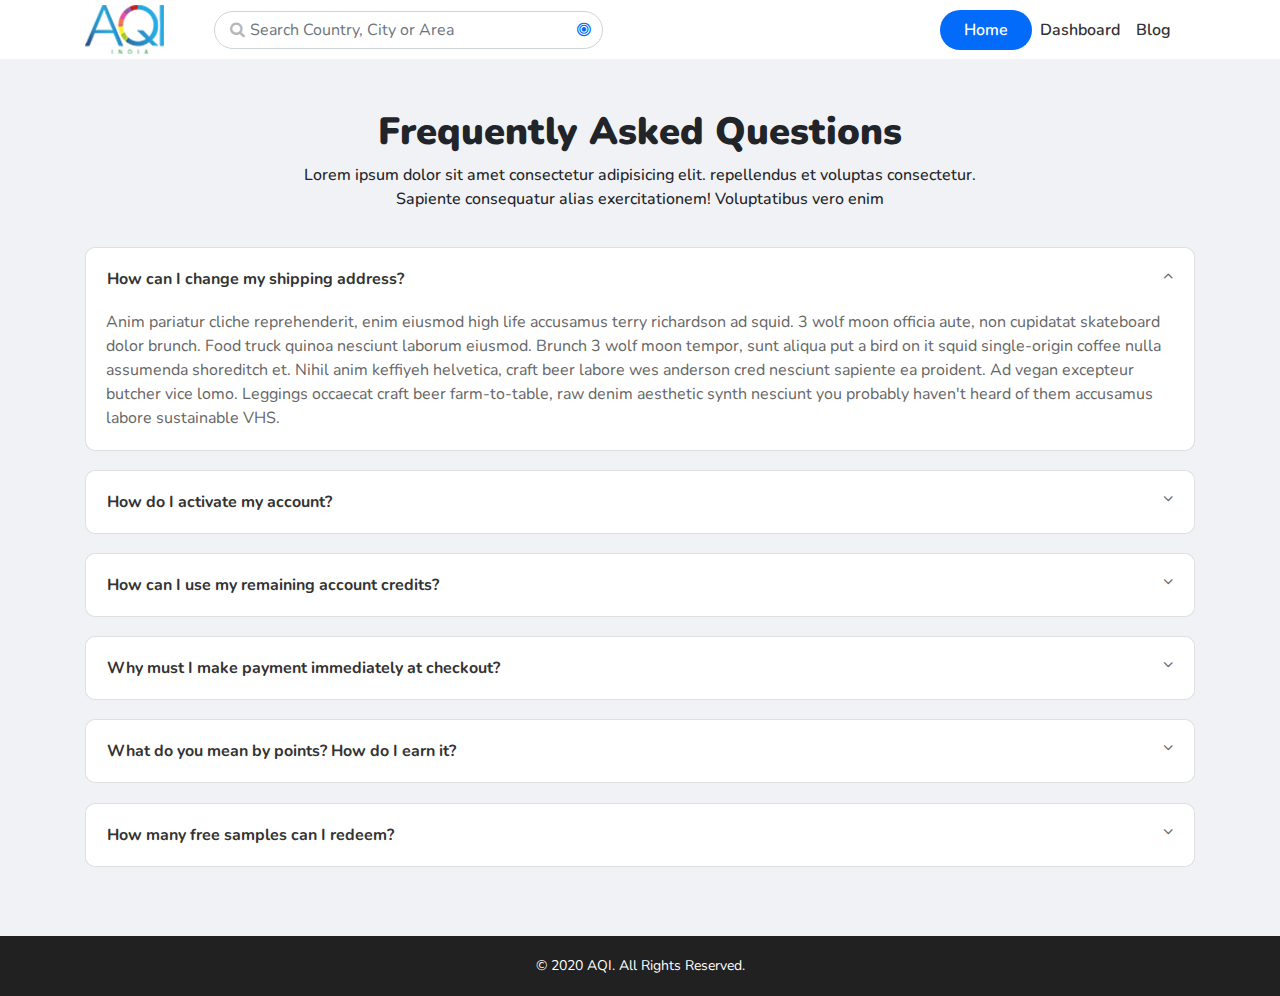
<file: Faq/index.html>
<!DOCTYPE html>
<html lang="en">

<head>
  <meta charset="UTF-8">
  <meta name="viewport" content="width=device-width, initial-scale=1.0">
  <link rel="Company favicon" href="favicon.ico" type="image/x-icon">
  <title>PSD to HTML</title>

  <!-- bootstrap css -->
  <link rel="stylesheet" href="https://stackpath.bootstrapcdn.com/bootstrap/4.4.1/css/bootstrap.min.css"
    integrity="sha384-Vkoo8x4CGsO3+Hhxv8T/Q5PaXtkKtu6ug5TOeNV6gBiFeWPGFN9MuhOf23Q9Ifjh" crossorigin="anonymous">
  <link rel="stylesheet" href="https://cdnjs.cloudflare.com/ajax/libs/font-awesome/4.7.0/css/font-awesome.min.css">
  <link rel="stylesheet" href="assets/sass/style.css">
</head>

<body>
  <section id="global" class="pusher">
    <!-- header starts  -->
    <header class="mooc">
      <div class="container">
        <div class="row">
          <div class="col-md-12">
            <div id="nav-wrapper">
              <div class="form-area">
                <h1 id="logo" class="navbar-brand">
                  <a class="" href="#">
                    <img src="assets/images/logo.png" alt="AQI Logo">
                  </a>
                </h1>
                <form class="form-inline my-2 my-lg-0" id="mooc-search">
                  <input class="form-control mr-sm-2" type="search" placeholder="Search Country, City or Area"
                    aria-label="Search">
                </form>
              </div>
              <nav class="navbar navbar-expand-lg navbar-light">
                <button class="navbar-toggler" type="button" data-toggle="collapse"
                  data-target="#navbarSupportedContent" aria-controls="navbarSupportedContent" aria-expanded="false"
                  aria-label="Toggle navigation">
                  <span class="navbar-toggler-icon"></span>
                </button>
                <div class="collapse navbar-collapse" id="navbarSupportedContent">
                  <ul class="navbar-nav mr-auto">
                    <li class="nav-item active">
                      <a class="nav-link" href="#">Home <span class="sr-only">(current)</span></a>
                    </li>
                    <li class="nav-item">
                      <a class="nav-link" href="#">Dashboard</a>
                    </li>
                    <li class="nav-item">
                      <a class="nav-link" href="#">Blog</a>
                    </li>
                  </ul>
                </div>
              </nav>
            </div>
          </div>
        </div>
      </div>
    </header>

    <!-- main section -->
    <section class="features-area">
      <div class="container">
        <div class="row">
          <div class="col-md-12">
            <h1 class="title text-center">Frequently Asked Questions</h1>
            <p class="description text-center">Lorem ipsum dolor sit amet consectetur adipisicing elit. repellendus et
              voluptas consectetur.
              <br /> Sapiente consequatur alias exercitationem! Voluptatibus vero enim</p>
          </div>
        </div>
        <div class="row">
          <div class="col-md-12">
            <div id="accordion">
              <div class="card">
                <div class="card-header" id="headingOne">
                  <h5 class="mb-0">
                    <button class="btn btn-link" data-toggle="collapse" data-target="#collapseOne" aria-expanded="true"
                      aria-controls="collapseOne">
                      How can I change my shipping address?
                      <i class="fa" aria-hidden="true"></i>
                    </button>
                  </h5>
                </div>

                <div id="collapseOne" class="collapse show" aria-labelledby="headingOne" data-parent="#accordion">
                  <div class="card-body">
                    Anim pariatur cliche reprehenderit, enim eiusmod high life accusamus terry richardson ad squid. 3
                    wolf moon officia aute, non cupidatat skateboard dolor brunch. Food truck quinoa nesciunt laborum
                    eiusmod. Brunch 3 wolf moon tempor, sunt aliqua put a bird on it squid single-origin coffee nulla
                    assumenda shoreditch et. Nihil anim keffiyeh helvetica, craft beer labore wes anderson cred nesciunt
                    sapiente ea proident. Ad vegan excepteur butcher vice lomo. Leggings occaecat craft beer
                    farm-to-table, raw denim aesthetic synth nesciunt you probably haven't heard of them accusamus
                    labore sustainable VHS.
                  </div>
                </div>
              </div>
              <div class="card">
                <div class="card-header" id="headingTwo">
                  <h5 class="mb-0">
                    <button class="btn btn-link collapsed" data-toggle="collapse" data-target="#collapseTwo"
                      aria-expanded="false" aria-controls="collapseTwo">
                      How do I activate my account?
                      <i class="fa" aria-hidden="true"></i>
                    </button>
                  </h5>
                </div>
                <div id="collapseTwo" class="collapse" aria-labelledby="headingTwo" data-parent="#accordion">
                  <div class="card-body">
                    Anim pariatur cliche reprehenderit, enim eiusmod high life accusamus terry richardson ad squid. 3
                    wolf moon officia aute, non cupidatat skateboard dolor brunch. Food truck quinoa nesciunt laborum
                    eiusmod. Brunch 3 wolf moon tempor, sunt aliqua put a bird on it squid single-origin coffee nulla
                    assumenda shoreditch et. Nihil anim keffiyeh helvetica, craft beer labore wes anderson cred nesciunt
                    sapiente ea proident. Ad vegan excepteur butcher vice lomo. Leggings occaecat craft beer
                    farm-to-table, raw denim aesthetic synth nesciunt you probably haven't heard of them accusamus
                    labore sustainable VHS.
                  </div>
                </div>
              </div>
              <div class="card">
                <div class="card-header" id="headingThree">
                  <h5 class="mb-0">
                    <button class="btn btn-link collapsed" data-toggle="collapse" data-target="#collapseThree"
                      aria-expanded="false" aria-controls="collapseThree">
                      How can I use my remaining account credits?
                      <i class="fa" aria-hidden="true"></i>
                    </button>
                  </h5>
                </div>
                <div id="collapseThree" class="collapse" aria-labelledby="headingThree" data-parent="#accordion">
                  <div class="card-body">
                    Anim pariatur cliche reprehenderit, enim eiusmod high life accusamus terry richardson ad squid. 3
                    wolf moon officia aute, non cupidatat skateboard dolor brunch. Food truck quinoa nesciunt laborum
                    eiusmod. Brunch 3 wolf moon tempor, sunt aliqua put a bird on it squid single-origin coffee nulla
                    assumenda shoreditch et. Nihil anim keffiyeh helvetica, craft beer labore wes anderson cred nesciunt
                    sapiente ea proident. Ad vegan excepteur butcher vice lomo. Leggings occaecat craft beer
                    farm-to-table, raw denim aesthetic synth nesciunt you probably haven't heard of them accusamus
                    labore sustainable VHS.
                  </div>
                </div>
              </div>

              <div class="card">
                <div class="card-header" id="headingTwo">
                  <h5 class="mb-0">
                    <button class="btn btn-link collapsed" data-toggle="collapse" data-target="#collapseTwo"
                      aria-expanded="false" aria-controls="collapseTwo">
                      Why must I make payment immediately at checkout?
                      <i class="fa" aria-hidden="true"></i>
                    </button>
                  </h5>
                </div>
                <div id="collapseTwo" class="collapse" aria-labelledby="headingTwo" data-parent="#accordion">
                  <div class="card-body">
                    Anim pariatur cliche reprehenderit, enim eiusmod high life accusamus terry richardson ad squid. 3
                    wolf moon officia aute, non cupidatat skateboard dolor brunch. Food truck quinoa nesciunt laborum
                    eiusmod. Brunch 3 wolf moon tempor, sunt aliqua put a bird on it squid single-origin coffee nulla
                    assumenda shoreditch et. Nihil anim keffiyeh helvetica, craft beer labore wes anderson cred nesciunt
                    sapiente ea proident. Ad vegan excepteur butcher vice lomo. Leggings occaecat craft beer
                    farm-to-table, raw denim aesthetic synth nesciunt you probably haven't heard of them accusamus
                    labore sustainable VHS.
                  </div>
                </div>
              </div>

              <div class="card">
                <div class="card-header" id="headingTwo">
                  <h5 class="mb-0">
                    <button class="btn btn-link collapsed" data-toggle="collapse" data-target="#collapseTwo"
                      aria-expanded="false" aria-controls="collapseTwo">
                      What do you mean by points? How do I earn it?
                      <i class="fa" aria-hidden="true"></i>
                    </button>
                  </h5>
                </div>
                <div id="collapseTwo" class="collapse" aria-labelledby="headingTwo" data-parent="#accordion">
                  <div class="card-body">
                    Anim pariatur cliche reprehenderit, enim eiusmod high life accusamus terry richardson ad squid. 3
                    wolf moon officia aute, non cupidatat skateboard dolor brunch. Food truck quinoa nesciunt laborum
                    eiusmod. Brunch 3 wolf moon tempor, sunt aliqua put a bird on it squid single-origin coffee nulla
                    assumenda shoreditch et. Nihil anim keffiyeh helvetica, craft beer labore wes anderson cred nesciunt
                    sapiente ea proident. Ad vegan excepteur butcher vice lomo. Leggings occaecat craft beer
                    farm-to-table, raw denim aesthetic synth nesciunt you probably haven't heard of them accusamus
                    labore sustainable VHS.
                  </div>
                </div>
              </div>

              <div class="card">
                <div class="card-header" id="headingTwo">
                  <h5 class="mb-0">
                    <button class="btn btn-link collapsed" data-toggle="collapse" data-target="#collapseTwo"
                      aria-expanded="false" aria-controls="collapseTwo">
                      How many free samples can I redeem?
                      <i class="fa" aria-hidden="true"></i>
                    </button>
                  </h5>
                </div>
                <div id="collapseTwo" class="collapse" aria-labelledby="headingTwo" data-parent="#accordion">
                  <div class="card-body">
                    Anim pariatur cliche reprehenderit, enim eiusmod high life accusamus terry richardson ad squid. 3
                    wolf moon officia aute, non cupidatat skateboard dolor brunch. Food truck quinoa nesciunt laborum
                    eiusmod. Brunch 3 wolf moon tempor, sunt aliqua put a bird on it squid single-origin coffee nulla
                    assumenda shoreditch et. Nihil anim keffiyeh helvetica, craft beer labore wes anderson cred nesciunt
                    sapiente ea proident. Ad vegan excepteur butcher vice lomo. Leggings occaecat craft beer
                    farm-to-table, raw denim aesthetic synth nesciunt you probably haven't heard of them accusamus
                    labore sustainable VHS.
                  </div>
                </div>
              </div>
            </div>
          </div>
        </div>
    </section>


    <footer>
      <div class="container">
        <div class="row">
          <div class="col-md-12">
            <p class="copyright">© 2020 AQI. All Rights Reserved.</p>
          </div>
        </div>
      </div>
    </footer>

  </section>

  <!-- bootstrap js -->
  <script src="https://ajax.googleapis.com/ajax/libs/jquery/3.4.1/jquery.min.js"></script>
  <script src="https://code.jquery.com/jquery-3.4.1.slim.min.js"
    integrity="sha384-J6qa4849blE2+poT4WnyKhv5vZF5SrPo0iEjwBvKU7imGFAV0wwj1yYfoRSJoZ+n"
    crossorigin="anonymous"></script>
  <script src="https://cdn.jsdelivr.net/npm/popper.js@1.16.0/dist/umd/popper.min.js"
    integrity="sha384-Q6E9RHvbIyZFJoft+2mJbHaEWldlvI9IOYy5n3zV9zzTtmI3UksdQRVvoxMfooAo"
    crossorigin="anonymous"></script>
  <script src="https://stackpath.bootstrapcdn.com/bootstrap/4.4.1/js/bootstrap.min.js"
    integrity="sha384-wfSDF2E50Y2D1uUdj0O3uMBJnjuUD4Ih7YwaYd1iqfktj0Uod8GCExl3Og8ifwB6"
    crossorigin="anonymous"></script>

</body>

</html>
</file>
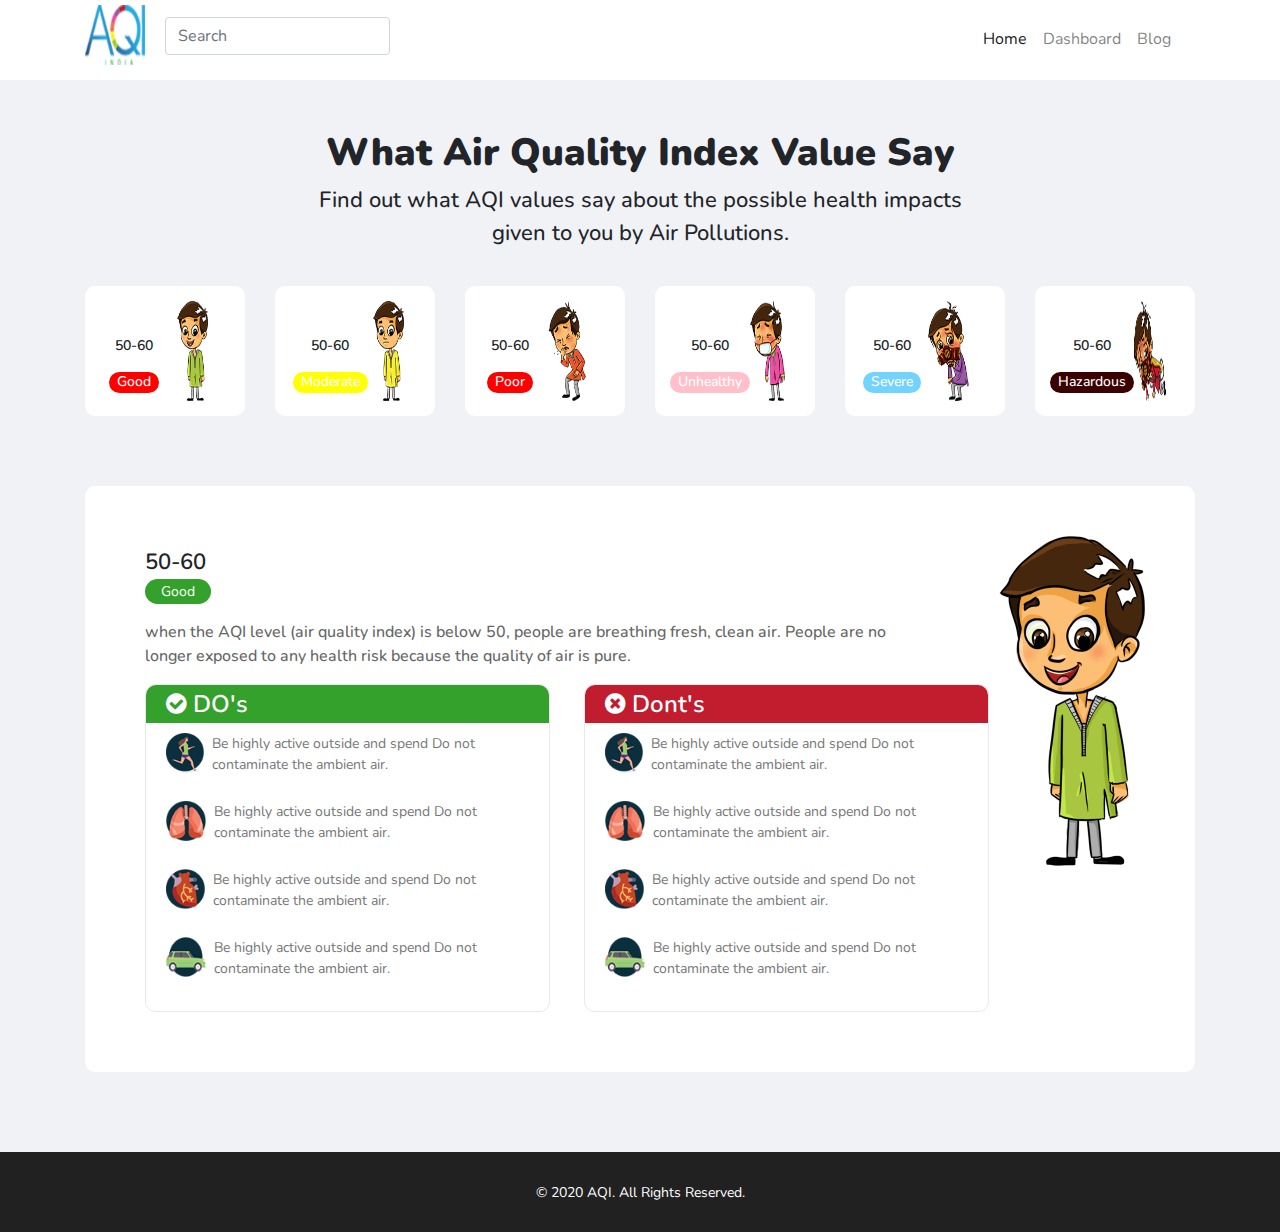
<file: Apr-30-2020/html/index.html>
<!DOCTYPE html>
<html lang="en">

<head>
  <meta charset="UTF-8">
  <meta name="viewport" content="width=device-width, initial-scale=1.0">
  <link rel="Company favicon" href="favicon.ico" type="image/x-icon">
  <title>PSD to HTML</title>

  <!-- bootstrap css -->
  <link rel="stylesheet" href="https://stackpath.bootstrapcdn.com/bootstrap/4.4.1/css/bootstrap.min.css"
    integrity="sha384-Vkoo8x4CGsO3+Hhxv8T/Q5PaXtkKtu6ug5TOeNV6gBiFeWPGFN9MuhOf23Q9Ifjh" crossorigin="anonymous">
  <link rel="stylesheet" href="https://cdnjs.cloudflare.com/ajax/libs/font-awesome/4.7.0/css/font-awesome.min.css">
  <link rel="stylesheet" href="assets/sass/style.css">
</head>

<body>
  <section id="global" class="pusher">
    <!-- header starts  -->
    <header class="mooc">
      <div class="container">
        <div class="row">
          <div class="col-md-12">
            <div id="nav-wrapper">
              <div class="form-area">
                <h1 id="logo" class="navbar-brand">
                  <a class="" href="#">
                    <img src="assets/images/logo.png" width="60" height="60" alt="AQI Logo">
                  </a>
                </h1>
                <form class="form-inline my-2 my-lg-0" id="mooc-search">
                  <input class="form-control mr-sm-2" type="search" placeholder="Search" aria-label="Search">
                </form>
              </div>
              <nav class="navbar navbar-expand-lg navbar-light">
                <button class="navbar-toggler" type="button" data-toggle="collapse"
                  data-target="#navbarSupportedContent" aria-controls="navbarSupportedContent" aria-expanded="false"
                  aria-label="Toggle navigation">
                  <span class="navbar-toggler-icon"></span>
                </button>
                <div class="collapse navbar-collapse" id="navbarSupportedContent">
                  <ul class="navbar-nav mr-auto">
                    <li class="nav-item active">
                      <a class="nav-link" href="#">Home <span class="sr-only">(current)</span></a>
                    </li>
                    <li class="nav-item">
                      <a class="nav-link" href="#">Dashboard</a>
                    </li>
                    <li class="nav-item">
                      <a class="nav-link" href="#">Blog</a>
                    </li>
                  </ul>
                </div>
              </nav>
            </div>
          </div>
        </div>
      </div>
    </header>

    <!-- main section -->
    <section class="features-area">
      <div class="container">
        <div class="row">
          <div class="col-md-12">
            <h1 class="title text-center">What Air Quality Index Value Say</h1>
            <p class="description text-center">Find out what AQI values say about the possible health impacts
              <br />given to you by Air
              Pollutions.</p>
          </div>
        </div>
        <div class="row">
          <div class="col-md-2 col-sm-6 col-xs-12">
            <div class="cards-wrapper">
              <div id="card-info">
                <p class="card-desc">50-60</p>
                <h6 id="card-title" style="background: red;">Good</h6>
              </div>
              <div id="card-image">
                <img src="assets/images/good.png" alt="" />
              </div>
            </div>
          </div>
          <div class="col-md-2 col-sm-6 col-xs-12">
            <div class="cards-wrapper">
              <div id="card-info">
                <p class="card-desc">50-60</p>
                <h6 id="card-title" style="background: yellow;">Moderate</h6>
              </div>
              <div id="card-image">
                <img src="assets/images/moderate.png" alt="" />
              </div>
            </div>
          </div>
          <div class="col-md-2 col-sm-6 col-xs-12">
            <div class="cards-wrapper">
              <div id="card-info">
                <p class="card-desc">50-60</p>
                <h6 id="card-title" style="background: red;">Poor</h6>
              </div>
              <div id="card-image">
                <img src="assets/images/poor.png" alt="" />
              </div>
            </div>
          </div>
          <div class="col-md-2 col-sm-2">
            <div class="cards-wrapper">
              <div id="card-info">
                <p class="card-desc">50-60</p>
                <h6 id="card-title" style="background: pink;">Unhealthy</h6>
              </div>
              <div id="card-image">
                <img src="assets/images/unhealthy.png" alt="" />
              </div>
            </div>
          </div>
          <div class="col-md-2 col-sm-2">
            <div class="cards-wrapper">
              <div id="card-info">
                <p class="card-desc">50-60</p>
                <h6 id="card-title" style="background: rgb(114, 211, 255);">Severe</h6>
              </div>
              <div id="card-image">
                <img src="assets/images/severe.png" alt="" />
              </div>
            </div>
          </div>
          <div class="col-md-2 col-sm-2">
            <div class="cards-wrapper">
              <div id="card-info">
                <p class="card-desc">50-60</p>
                <h6 id="card-title" style="background: rgb(58, 0, 0);">Hazardous</h6>
              </div>
              <div id="card-image">
                <img src="assets/images/hazardous.png" alt="" />
              </div>
            </div>
          </div>

        </div>
      </div>
    </section>

    <!-- Details section -->
    <section class="details-area">
      <div class="container">
        <div class="row">
          <div class="col-md-12">
            <div id="infobox-wrapper">
              <div class="info-box">

                <div class="info-wrapper">
                  <p class="info-digit">50-60</p>
                  <p id="card-title" style="background: #33A12B;">Good</p>
                  <p class="description">when the AQI level (air quality index) is below 50, people are breathing fresh,
                    clean air. People are no<br />
                    longer exposed to any health risk because the quality of air is pure.</p>
                </div>

                <div class="table-compare">
                  <div class="do">
                    <h2><i class="fa fa-check-circle" aria-hidden="true"></i>&nbsp;DO's</h2>
                    <ul>
                      <li class="checkpoints"><img src="assets/images/do1.png" alt="" class="" />
                        <p>
                          Be highly active outside and spend Do not contaminate the ambient air.</p>
                      </li>
                      <li class="checkpoints"><img src="assets/images/do2.png" alt="" class="" />
                        <p>
                          Be highly active outside and spend Do not contaminate the ambient air.</p>
                      </li>
                      <li class="checkpoints"><img src="assets/images/do3.png" alt="" class="" />
                        <p>
                          Be highly active outside and spend Do not contaminate the ambient air.</p>
                      </li>
                      <li class="checkpoints"><img src="assets/images/do4.png" alt="" class="" />
                        <p>
                          Be highly active outside and spend Do not contaminate the ambient air.</p>
                      </li>
                    </ul>
                  </div>
                  <div class="dont">
                    <h2><i class="fa fa-times-circle" aria-hidden="true"></i>&nbsp;Dont's</h2>
                    <ul>
                      <li class="checkpoints"><img src="assets/images/do1.png" alt="" class="" />
                        <p>
                          Be highly active outside and spend Do not contaminate the ambient air.</p>
                      </li>
                      <li class="checkpoints"><img src="assets/images/do2.png" alt="" class="" />
                        <p>
                          Be highly active outside and spend Do not contaminate the ambient air.</p>
                      </li>
                      <li class="checkpoints"><img src="assets/images/do3.png" alt="" class="" />
                        <p>
                          Be highly active outside and spend Do not contaminate the ambient air.</p>
                      </li>
                      <li class="checkpoints"><img src="assets/images/do4.png" alt="" class="" />
                        <p>
                          Be highly active outside and spend Do not contaminate the ambient air.</p>
                      </li>
                    </ul>
                  </div>
                </div>
              </div>
              <div class="image-box">
                <img src="assets/images/super-good.png" alt="" srcset="" />
              </div>
            </div>

          </div>
        </div>
      </div>
    </section>
    <footer>
      <div class="container">
        <div class="row">
          <div class="col-md-12">
            <p class="copyright">© 2020 AQI. All Rights Reserved.</p>
          </div>
        </div>
      </div>
    </footer>

  </section>

  <!-- bootstrap js -->
  <script src="https://ajax.googleapis.com/ajax/libs/jquery/3.4.1/jquery.min.js"></script>
  <script src="https://code.jquery.com/jquery-3.4.1.slim.min.js"
    integrity="sha384-J6qa4849blE2+poT4WnyKhv5vZF5SrPo0iEjwBvKU7imGFAV0wwj1yYfoRSJoZ+n"
    crossorigin="anonymous"></script>
  <script src="https://cdn.jsdelivr.net/npm/popper.js@1.16.0/dist/umd/popper.min.js"
    integrity="sha384-Q6E9RHvbIyZFJoft+2mJbHaEWldlvI9IOYy5n3zV9zzTtmI3UksdQRVvoxMfooAo"
    crossorigin="anonymous"></script>
  <script src="https://stackpath.bootstrapcdn.com/bootstrap/4.4.1/js/bootstrap.min.js"
    integrity="sha384-wfSDF2E50Y2D1uUdj0O3uMBJnjuUD4Ih7YwaYd1iqfktj0Uod8GCExl3Og8ifwB6"
    crossorigin="anonymous"></script>
</body>

</html>
</file>
<file: aqi-india-app/assets/sass/style.css>
@import url("https://fonts.googleapis.com/css?family=Roboto:400,500,700&display=swap");
@import url("https://fonts.googleapis.com/css?family=Nunito+Sans|Nunito:400,600,700&display=swap");
* {
  margin: 0;
  padding: 0;
  border: 0;
  -webkit-box-sizing: border-box;
          box-sizing: border-box;
}

body {
  margin: 0;
  padding: 0;
  overflow-x: hidden;
  font-family: "Nunito", sans-serif;
  background-color: #F1F2F6;
}

header {
  background-color: #fff;
}

header div#nav-wrapper {
  display: -webkit-box;
  display: -ms-flexbox;
  display: flex;
  -webkit-box-orient: horizontal;
  -webkit-box-direction: normal;
      -ms-flex-direction: row;
          flex-direction: row;
  -ms-flex-wrap: nowrap;
      flex-wrap: nowrap;
  -webkit-box-pack: justify;
      -ms-flex-pack: justify;
          justify-content: space-between;
}

header div#nav-wrapper .form-area {
  -ms-flex-preferred-size: 1;
      flex-basis: 1;
  width: 70%;
}

header div#nav-wrapper .form-area h1#logo {
  margin-bottom: 0;
}

header div#nav-wrapper form {
  display: inline-block;
}

footer {
  background: #212121;
  height: 60px;
  display: -webkit-box;
  display: -ms-flexbox;
  display: flex;
  -webkit-box-orient: horizontal;
  -webkit-box-direction: normal;
      -ms-flex-direction: row;
          flex-direction: row;
  -ms-flex-wrap: nowrap;
      flex-wrap: nowrap;
  -webkit-box-align: center;
      -ms-flex-align: center;
          align-items: center;
  text-align: center;
}

footer p {
  color: #fff;
  margin: 0;
  font-size: 14px;
}

@media (min-width: 768px) {
  .form-area form#mooc-search {
    width: 50% !important;
    position: relative;
    margin-left: 30px;
  }
  .form-area form#mooc-search::after {
    content: "\f140";
    font-family: "fontAwesome";
    position: absolute;
    right: 12px;
    top: 6px;
    font-size: 1rem;
    color: #036BFA;
  }
  .form-area form#mooc-search::before {
    content: "\f002";
    position: absolute;
    left: 16px;
    top: 6px;
    font-family: "fontAwesome";
    font-size: 1rem;
    color: #b7b7b7;
  }
  .form-area form#mooc-search input.form-control {
    width: 100% !important;
    border-radius: 25px;
    padding: 0 35px;
  }
  .form-area form#mooc-search input.form-control:focus {
    -webkit-box-shadow: none;
            box-shadow: none;
  }
}

@media (min-width: 992px) {
  nav li.nav-item.active {
    background: #036BFA;
    border-radius: 25px;
    padding: 0px 16px;
  }
  nav li.nav-item.active a {
    color: #fff !important;
  }
  nav li.nav-item a {
    font-weight: 600;
    color: #333 !important;
  }
}

.features-area {
  padding: 50px 0;
}

.features-area h1.title {
  font-size: 32px;
  font-weight: 900;
}

.features-area p.description {
  font-size: 18px;
  font-weight: 600;
}

.features-area .row:nth-child(2) {
  margin: 10px 0;
}

.features-area div#qrscanner {
  padding-bottom: 50px;
  border-bottom: 1px solid #00000020;
  margin-bottom: 50px;
}

.features-area div#qr-wrapper {
  display: -webkit-box;
  display: -ms-flexbox;
  display: flex;
  -webkit-box-orient: horizontal;
  -webkit-box-direction: normal;
      -ms-flex-flow: row wrap;
          flex-flow: row wrap;
  -webkit-box-pack: center;
      -ms-flex-pack: center;
          justify-content: center;
  -ms-flex-line-pack: center;
      align-content: center;
}

.features-area div#qr-wrapper div {
  margin: 20px 30px;
  text-align: center;
}

.features-area div#qr-wrapper .mobile-wrapper img {
  width: 80%;
}

.features-area div#qr-wrapper .qr-scanner-wrapper {
  display: -webkit-box;
  display: -ms-flexbox;
  display: flex;
  -webkit-box-orient: vertical;
  -webkit-box-direction: normal;
      -ms-flex-flow: column wrap;
          flex-flow: column wrap;
  -webkit-box-pack: center;
      -ms-flex-pack: center;
          justify-content: center;
  -webkit-box-align: center;
      -ms-flex-align: center;
          align-items: center;
}

.features-area div#qr-wrapper .qr-scanner-wrapper img {
  width: 180px;
}

.features-area div#qr-wrapper .qr-scanner-wrapper img:last-child {
  width: 250px !important;
}

.features-area div#qr-wrapper .qr-scanner-wrapper p {
  margin: 25px 0;
  font-weight: 800;
}

.features-area div#main-features h1.title {
  margin: 0 20px;
}

.features-area div#main-features .cards-wrapper {
  display: -webkit-box;
  display: -ms-flexbox;
  display: flex;
  -webkit-box-orient: horizontal;
  -webkit-box-direction: normal;
      -ms-flex-flow: row wrap;
          flex-flow: row wrap;
  -webkit-box-pack: center;
      -ms-flex-pack: center;
          justify-content: center;
  margin: 20px 0;
}

.features-area div#main-features .cards-wrapper .card {
  display: -webkit-box;
  display: -ms-flexbox;
  display: flex;
  -webkit-box-orient: horizontal;
  -webkit-box-direction: normal;
      -ms-flex-flow: row nowrap;
          flex-flow: row nowrap;
  border-radius: 15px;
  -ms-flex-preferred-size: 1;
      flex-basis: 1;
  width: 48%;
  margin: 5px;
  padding: 20px;
}

.features-area div#main-features .cards-wrapper div#icon-box img {
  width: 40px;
}

.features-area div#main-features .cards-wrapper div#icon-description {
  padding-left: 20px;
}

.features-area div#main-features .cards-wrapper div#icon-description h6.subtitle {
  font-weight: 900;
  font-size: 16px;
}

.features-area div#main-features .cards-wrapper div#icon-description p.description {
  font-weight: 500;
  font-size: 14px;
}

@media (max-width: 1024px) and (min-width: 768px) {
  section.features-area .col-md-2 {
    min-width: 33.33%;
  }
}

@media (max-width: 500px) {
  form#mooc-search {
    display: none !important;
  }
}

@media (max-width: 768px) {
  h1.title {
    font-size: 2rem;
  }
  p.description.text-center {
    font-size: 1rem;
  }
  .card {
    -ms-flex-preferred-size: 1;
        flex-basis: 1;
    min-width: 100%;
  }
  div#main-features h1 {
    font-size: 1.8rem;
    margin: 0 !important;
  }
}
/*# sourceMappingURL=style.css.map */
</file>
<file: aqi-value/assets/sass/style.css>
@import url("https://fonts.googleapis.com/css?family=Roboto:400,500,700&display=swap");
@import url("https://fonts.googleapis.com/css?family=Nunito+Sans|Nunito:400,600,700&display=swap");
* {
  margin: 0;
  padding: 0;
  border: 0;
  -webkit-box-sizing: border-box;
          box-sizing: border-box;
}

body {
  margin: 0;
  padding: 0;
  overflow-x: hidden;
  font-family: "Nunito", sans-serif;
  background-color: #F1F2F6;
}

header {
  background-color: #fff;
}

header div#nav-wrapper {
  display: -webkit-box;
  display: -ms-flexbox;
  display: flex;
  -webkit-box-orient: horizontal;
  -webkit-box-direction: normal;
      -ms-flex-direction: row;
          flex-direction: row;
  -ms-flex-wrap: nowrap;
      flex-wrap: nowrap;
  -webkit-box-pack: justify;
      -ms-flex-pack: justify;
          justify-content: space-between;
}

header div#nav-wrapper .form-area {
  -ms-flex-preferred-size: 1;
      flex-basis: 1;
  width: 70%;
}

header div#nav-wrapper .form-area h1#logo {
  margin-bottom: 0;
}

header div#nav-wrapper form {
  display: inline-block;
}

footer {
  background: #212121;
  height: 60px;
  display: -webkit-box;
  display: -ms-flexbox;
  display: flex;
  -webkit-box-orient: horizontal;
  -webkit-box-direction: normal;
      -ms-flex-direction: row;
          flex-direction: row;
  -ms-flex-wrap: nowrap;
      flex-wrap: nowrap;
  -webkit-box-align: center;
      -ms-flex-align: center;
          align-items: center;
  text-align: center;
}

footer p {
  color: #fff;
  margin: 0;
  font-size: 14px;
}

@media (min-width: 768px) {
  .form-area form#mooc-search {
    width: 50% !important;
    position: relative;
    margin-left: 30px;
  }
  .form-area form#mooc-search::after {
    content: "\f140";
    font-family: "fontAwesome";
    position: absolute;
    right: 12px;
    top: 6px;
    font-size: 1rem;
    color: #036BFA;
  }
  .form-area form#mooc-search::before {
    content: "\f002";
    position: absolute;
    left: 16px;
    top: 6px;
    font-family: "fontAwesome";
    font-size: 1rem;
    color: #b7b7b7;
  }
  .form-area form#mooc-search input.form-control {
    width: 100% !important;
    border-radius: 25px;
    padding: 0 35px;
  }
  .form-area form#mooc-search input.form-control:focus {
    -webkit-box-shadow: none;
            box-shadow: none;
  }
  section.features-area .col-md-2.col-sm-2:last-child div#card-image img {
    min-width: 70px;
    height: 70px;
  }
  section.features-area div#card-image {
    display: -webkit-box;
    display: -ms-flexbox;
    display: flex;
    -webkit-box-align: center;
        -ms-flex-align: center;
            align-items: center;
    height: 100px !important;
  }
  section.features-area div#card-image img {
    min-width: 50px;
    height: auto;
  }
}

@media (min-width: 992px) {
  nav li.nav-item.active {
    background: #036BFA;
    border-radius: 25px;
    padding: 0px 16px;
  }
  nav li.nav-item.active a {
    color: #fff !important;
  }
  nav li.nav-item a {
    font-weight: 600;
    color: #333 !important;
  }
}

.features-area {
  padding: 50px 0;
}

.features-area h1.title {
  font-size: 38px;
  font-weight: 900;
}

.features-area p.description {
  font-size: 22px;
  font-weight: 500;
}

.features-area .cards-wrapper {
  display: -webkit-box;
  display: -ms-flexbox;
  display: flex;
  -webkit-box-orient: horizontal;
  -webkit-box-direction: normal;
      -ms-flex-direction: row;
          flex-direction: row;
  -ms-flex-wrap: nowrap;
      flex-wrap: nowrap;
  -ms-flex-pack: distribute;
      justify-content: space-around;
  background: #fff;
  margin: 20px 0;
  padding: 15px;
  border-radius: 10px;
}

.features-area .cards-wrapper div#card-info {
  -ms-flex-item-align: end;
      align-self: flex-end;
}

.features-area .cards-wrapper div#card-info h6#card-title {
  padding: 2px 8px;
  color: #fff;
  border-radius: 15px;
  font-size: 14px;
}

.features-area .cards-wrapper div#card-info p.card-desc {
  font-size: 14px;
  font-weight: 600;
  text-align: center;
}

.features-area .cards-wrapper div#card-image img {
  max-width: 70%;
  height: 100px;
}

.details-area div#infobox-wrapper {
  margin-bottom: 80px;
  padding: 50px;
  background: #fff;
  border-radius: 10px;
  display: -webkit-box;
  display: -ms-flexbox;
  display: flex;
  -webkit-box-orient: horizontal;
  -webkit-box-direction: normal;
      -ms-flex-direction: row;
          flex-direction: row;
  -ms-flex-wrap: nowrap;
      flex-wrap: nowrap;
}

.details-area div#infobox-wrapper .info-box {
  margin: 10px;
}

.details-area div#infobox-wrapper .info-box p.info-digit {
  font-size: 22px;
  font-weight: 600;
  margin-bottom: 0;
}

.details-area div#infobox-wrapper .info-box p#card-title {
  display: inline-block;
  padding: 2px 16px;
  color: #fff;
  border-radius: 15px;
  font-size: 14px;
}

.details-area div#infobox-wrapper .info-box p.description {
  color: #666;
  font-weight: 500;
}

.details-area div#infobox-wrapper .info-box .table-compare {
  display: -webkit-box;
  display: -ms-flexbox;
  display: flex;
  -webkit-box-pack: justify;
      -ms-flex-pack: justify;
          justify-content: space-between;
}

.details-area div#infobox-wrapper .info-box .table-compare .do,
.details-area div#infobox-wrapper .info-box .table-compare .dont {
  width: 48%;
  border: 1px solid #e9e9e9;
  border-radius: 10px;
}

.details-area div#infobox-wrapper .info-box .table-compare .do h2,
.details-area div#infobox-wrapper .info-box .table-compare .dont h2 {
  border-radius: 10px 10px 0 0;
  font-size: 24px;
  font-weight: 600;
  padding: 5px 20px;
  color: #fff;
}

.details-area div#infobox-wrapper .info-box .table-compare .do h2 {
  background: #33A12B;
}

.details-area div#infobox-wrapper .info-box .table-compare .dont h2 {
  background: #C11D2F;
}

.details-area div#infobox-wrapper .info-box .table-compare ul {
  padding: 0px 20px;
  list-style: none;
}

.details-area div#infobox-wrapper .info-box .table-compare ul li {
  margin: 10px 0;
  display: -webkit-box;
  display: -ms-flexbox;
  display: flex;
  -webkit-box-orient: horizontal;
  -webkit-box-direction: normal;
      -ms-flex-direction: row;
          flex-direction: row;
  -ms-flex-wrap: nowrap;
      flex-wrap: nowrap;
}

.details-area div#infobox-wrapper .info-box .table-compare ul li img {
  width: 40px;
  height: 40px;
  margin-right: 8px;
}

.details-area div#infobox-wrapper .info-box .table-compare ul li p {
  font-size: 14px;
  color: #777;
}

@media (max-width: 1024px) and (min-width: 768px) {
  section.features-area .col-md-2 {
    min-width: 33.33%;
  }
}

@media (max-width: 500px) {
  form#mooc-search {
    display: none !important;
  }
}

@media (max-width: 768px) {
  .table-compare {
    -webkit-box-orient: horizontal;
    -webkit-box-direction: normal;
        -ms-flex-flow: row wrap;
            flex-flow: row wrap;
  }
  .do,
  .dont {
    width: 100% !important;
    margin: 10px 0;
  }
  .image-box {
    display: none;
  }
  div#infobox-wrapper {
    padding: 20px !important;
  }
  h1.title.text-center {
    font-size: 2rem;
  }
  p.description.text-center {
    font-size: 1rem;
  }
}
/*# sourceMappingURL=style.css.map */
</file>
<file: Dashboard/assets/sass/style.css>
@import url("https://fonts.googleapis.com/css?family=Roboto:400,500,700&display=swap");
@import url("https://fonts.googleapis.com/css?family=Nunito+Sans|Nunito:400,600,700&display=swap");
@import url("https://fonts.googleapis.com/css?family=Kanit:400,600|Nunito:400,600,700,800,900&display=swap");
.good {
  background: #34a12b;
}

.moderate {
  background: #d4cc0f;
}

.poor {
  background: #e9572a;
}

.unhealthy {
  background: #ec4d9f;
}

.severe {
  background: #9858a2;
}

.hazard {
  background: #c11e2f;
}

.t-good {
  color: #34a12b;
}

.t-moderate {
  color: #d4cc0f;
}

.t-poor {
  color: #e9572a;
}

.t-unhealthy {
  color: #ec4d9f;
}

.t-severe {
  color: #9858a2;
}

.t-hazard {
  color: #c11e2f;
}

* {
  margin: 0;
  padding: 0;
  border: 0;
  -webkit-box-sizing: border-box;
          box-sizing: border-box;
}

body {
  margin: 0;
  padding: 0;
  overflow-x: hidden;
  font-family: "Nunito", sans-serif;
  background-color: #f1f2f6;
}

p {
  font-family: "Nunito", sans-serif;
  font-size: 1rem;
  font-weight: 600;
  line-height: 1.7em;
  color: #666;
}

h5,
p strong {
  font-family: kanit;
  font-weight: 600;
}

ul#scroll > p {
  display: -webkit-box;
  display: -ms-flexbox;
  display: flex;
  -webkit-box-orient: horizontal;
  -webkit-box-direction: normal;
      -ms-flex-flow: row nowrap;
          flex-flow: row nowrap;
  -webkit-box-pack: justify;
      -ms-flex-pack: justify;
          justify-content: space-between;
  -webkit-box-align: center;
      -ms-flex-align: center;
          align-items: center;
}

a,
a:hover,
a:focus {
  color: inherit;
  text-decoration: none;
  -webkit-transition: all 0.3s;
  transition: all 0.3s;
}

.line {
  width: 100%;
  height: 1px;
  border-bottom: 1px dashed #ddd;
  margin: 40px 0;
}

/* ---------------------------------------------------
    BUTTONS AFTER HEADER
----------------------------------------------------- */
a#download,
#dropdownMenuLink {
  border-radius: 50px !important;
  padding: 5px 20px;
}

/* ---------------------------------------------------
    CONTENT STYLE
----------------------------------------------------- */
#content {
  width: 100%;
  padding: 20px 0;
  -webkit-transition: all 0.5s;
  transition: all 0.5s;
  position: relative;
}

#content .navbar-light .navbar-nav .nav-link,
#content .text-sidebar {
  color: #fff !important;
}

/* ---------------------------------------------------
    GLOBAL STYLING
----------------------------------------------------- */
section#global p strong {
  font-weight: 700;
  color: #444;
}

div#indian-aqi {
  display: none;
}

/* ---------------------------------------------------
    CARD STYLING FOR THE CONTENT AREA
----------------------------------------------------- */
div#content div.line + div {
  margin-top: 0px;
  text-align: left;
  margin-bottom: 50px;
  -webkit-transition: all 0.3s ease;
  transition: all 0.3s ease;
}

div#content div.line + div #innerBox h5 {
  margin: 10px 0px;
  font-size: 1.5rem;
}

div#content div.line + div #sub-title {
  color: #239fd3;
}

div#content div.line + div p {
  margin: 0px 0px 15px 0px;
  padding: 0px;
}

/* ---------------------------------------------------
    PM2.5 and PM10 calculation bar
----------------------------------------------------- */
div#calc-wrap {
  margin: 2rem 0;
}

div#calc-wrap div#calculations .pm-wrapper {
  display: -webkit-box;
  display: -ms-flexbox;
  display: flex;
  -webkit-box-orient: horizontal;
  -webkit-box-direction: normal;
      -ms-flex-flow: row wrap;
          flex-flow: row wrap;
  -webkit-box-align: center;
      -ms-flex-align: center;
          align-items: center;
}

div#calc-wrap div#calculations .pm-wrapper .image-box {
  -ms-flex-preferred-size: 15%;
      flex-basis: 15%;
}

div#calc-wrap div#calculations .pm-wrapper .image-box img {
  max-width: 100%;
}

div#calc-wrap div#calculations .pm-wrapper .content {
  -ms-flex-preferred-size: 85%;
      flex-basis: 85%;
}

div#calc-wrap div#calculations .pm-wrapper .content ul#calc-progress {
  margin: 0;
  list-style: none;
  display: -webkit-box;
  display: -ms-flexbox;
  display: flex;
}

div#calc-wrap div#calculations .pm-wrapper .content ul#calc-progress li {
  -webkit-box-flex: 10%;
      -ms-flex: 10%;
          flex: 10%;
}

div#calc-wrap div#calculations .pm-wrapper .content ul#calc-progress li:nth-child(1) p {
  color: #34a12b;
}

div#calc-wrap div#calculations .pm-wrapper .content ul#calc-progress li:nth-child(1) p:first-child {
  border-bottom: 5px solid #34a12b;
  margin: 0;
}

div#calc-wrap div#calculations .pm-wrapper .content ul#calc-progress li:nth-child(2) p {
  color: #d4cc0f;
}

div#calc-wrap div#calculations .pm-wrapper .content ul#calc-progress li:nth-child(2) p:first-child {
  border-bottom: 5px solid #d4cc0f;
  margin: 0;
}

div#calc-wrap div#calculations .pm-wrapper .content ul#calc-progress li:nth-child(3) p {
  color: #e9572a;
}

div#calc-wrap div#calculations .pm-wrapper .content ul#calc-progress li:nth-child(3) p:first-child {
  border-bottom: 5px solid #e9572a;
  margin: 0;
}

div#calc-wrap div#calculations .pm-wrapper .content ul#calc-progress li:nth-child(4) p {
  color: #ec4d9f;
}

div#calc-wrap div#calculations .pm-wrapper .content ul#calc-progress li:nth-child(4) p:first-child {
  border-bottom: 5px solid #ec4d9f;
  margin: 0;
}

div#calc-wrap div#calculations .pm-wrapper .content ul#calc-progress li:nth-child(5) p {
  color: #9858a2;
}

div#calc-wrap div#calculations .pm-wrapper .content ul#calc-progress li:nth-child(5) p:first-child {
  margin: 0;
  border-bottom: 5px solid #9858a2;
}

div#calc-wrap div#calculations .pm-wrapper .content ul#calc-progress li:nth-child(6) p {
  color: #c11e2f;
}

div#calc-wrap div#calculations .pm-wrapper .content ul#calc-progress li:nth-child(6) p:first-child {
  margin: 0;
  border-bottom: 5px solid #c11e2f;
}

div#calc-wrap div#calculations .pm-wrapper .content ul#calc-progress li:last-child p:last-child {
  display: -webkit-box;
  display: -ms-flexbox;
  display: flex;
  -webkit-box-pack: justify;
      -ms-flex-pack: justify;
          justify-content: space-between;
}

/* ---------------------------------------------------
    Layout change Codes
----------------------------------------------------- */
#solid-hr {
  width: 100%;
  height: 1px;
  border-bottom: 1px solid #ddd;
  margin: 45px 0;
}

.prana-container {
  display: -webkit-box;
  display: -ms-flexbox;
  display: flex;
  -webkit-box-orient: horizontal;
  -webkit-box-direction: normal;
      -ms-flex-flow: row wrap;
          flex-flow: row wrap;
  -webkit-box-pack: justify;
      -ms-flex-pack: justify;
          justify-content: space-between;
  -webkit-box-align: center;
      -ms-flex-align: center;
          align-items: center;
}

.prana-container #innerBox {
  width: 60%;
}

.prana-container .image-wrapper {
  width: 40%;
  text-align: center;
}

.prana-container .image-wrapper img {
  width: 100%;
  border: 1px solid tansparent;
  margin: 0 8px;
  border-radius: 10px;
}

.prana-container .image-wrapper img:hover {
  opacity: 0.9;
  -webkit-transition: 0.5s ease infinite;
  transition: 0.5s ease infinite;
}

/* ---------------------------------------------------
    TAB LAYOUT FOR PILLS
----------------------------------------------------- */
div#parent-tab-container ul#aqi-tabs-container {
  display: -webkit-box;
  display: -ms-flexbox;
  display: flex;
  -webkit-box-pack: center;
      -ms-flex-pack: center;
          justify-content: center;
  margin-top: 2rem;
}

div#parent-tab-container ul#aqi-tabs-container li.nav-item {
  color: #fff;
  width: 130px;
}

div#parent-tab-container ul#aqi-tabs-container li.nav-item:first-child {
  border-radius: 10px 0 0 10px;
  border-top: 1px solid #cdd5df;
  border-left: 1px solid #cdd5df;
  border-bottom: 1px solid #cdd5df;
}

div#parent-tab-container ul#aqi-tabs-container li.nav-item:last-child {
  border-radius: 0 10px 10px 0;
  border-top: 1px solid #cdd5df;
  border-right: 1px solid #cdd5df;
  border-bottom: 1px solid #cdd5df;
}

div#parent-tab-container ul#aqi-tabs-container li.nav-item a {
  text-align: center;
  color: #212121;
}

div#parent-tab-container ul#aqi-tabs-container li.nav-item a.active {
  background: #212121;
  color: #fff;
  border-radius: 10px !important;
}

.indian-aqi-tabs,
.US-aqi-tabs,
.us-aqi-tabs {
  margin: 2rem 0;
}

.indian-aqi-tabs ul#pills-tab li.nav-item,
.US-aqi-tabs ul#pills-tab li.nav-item,
.us-aqi-tabs ul#pills-tab li.nav-item {
  -webkit-box-flex: 0;
      -ms-flex: 0 0 auto;
          flex: 0 0 auto;
  min-width: 16.66%;
}

.indian-aqi-tabs ul#pills-tab li.nav-item:nth-child(1) a.nav-link,
.US-aqi-tabs ul#pills-tab li.nav-item:nth-child(1) a.nav-link,
.us-aqi-tabs ul#pills-tab li.nav-item:nth-child(1) a.nav-link {
  background: #34a12b;
}

.indian-aqi-tabs ul#pills-tab li.nav-item:nth-child(1) p#tab-desc,
.US-aqi-tabs ul#pills-tab li.nav-item:nth-child(1) p#tab-desc,
.us-aqi-tabs ul#pills-tab li.nav-item:nth-child(1) p#tab-desc {
  color: #34a12b;
}

.indian-aqi-tabs ul#pills-tab li.nav-item:nth-child(2) a.nav-link,
.US-aqi-tabs ul#pills-tab li.nav-item:nth-child(2) a.nav-link,
.us-aqi-tabs ul#pills-tab li.nav-item:nth-child(2) a.nav-link {
  background: #d4cc0f;
}

.indian-aqi-tabs ul#pills-tab li.nav-item:nth-child(2) p#tab-desc,
.US-aqi-tabs ul#pills-tab li.nav-item:nth-child(2) p#tab-desc,
.us-aqi-tabs ul#pills-tab li.nav-item:nth-child(2) p#tab-desc {
  color: #d4cc0f;
}

.indian-aqi-tabs ul#pills-tab li.nav-item:nth-child(3) a.nav-link,
.US-aqi-tabs ul#pills-tab li.nav-item:nth-child(3) a.nav-link,
.us-aqi-tabs ul#pills-tab li.nav-item:nth-child(3) a.nav-link {
  background: #e9572a;
}

.indian-aqi-tabs ul#pills-tab li.nav-item:nth-child(3) p#tab-desc,
.US-aqi-tabs ul#pills-tab li.nav-item:nth-child(3) p#tab-desc,
.us-aqi-tabs ul#pills-tab li.nav-item:nth-child(3) p#tab-desc {
  color: #e9572a;
}

.indian-aqi-tabs ul#pills-tab li.nav-item:nth-child(4) a.nav-link,
.US-aqi-tabs ul#pills-tab li.nav-item:nth-child(4) a.nav-link,
.us-aqi-tabs ul#pills-tab li.nav-item:nth-child(4) a.nav-link {
  background: #ec4d9f;
}

.indian-aqi-tabs ul#pills-tab li.nav-item:nth-child(4) p#tab-desc,
.US-aqi-tabs ul#pills-tab li.nav-item:nth-child(4) p#tab-desc,
.us-aqi-tabs ul#pills-tab li.nav-item:nth-child(4) p#tab-desc {
  color: #ec4d9f;
}

.indian-aqi-tabs ul#pills-tab li.nav-item:nth-child(5) a.nav-link,
.US-aqi-tabs ul#pills-tab li.nav-item:nth-child(5) a.nav-link,
.us-aqi-tabs ul#pills-tab li.nav-item:nth-child(5) a.nav-link {
  background: #9858a2;
}

.indian-aqi-tabs ul#pills-tab li.nav-item:nth-child(5) p#tab-desc,
.US-aqi-tabs ul#pills-tab li.nav-item:nth-child(5) p#tab-desc,
.us-aqi-tabs ul#pills-tab li.nav-item:nth-child(5) p#tab-desc {
  color: #9858a2;
}

.indian-aqi-tabs ul#pills-tab li.nav-item:nth-child(6) a.nav-link,
.US-aqi-tabs ul#pills-tab li.nav-item:nth-child(6) a.nav-link,
.us-aqi-tabs ul#pills-tab li.nav-item:nth-child(6) a.nav-link {
  background: #c11e2f;
}

.indian-aqi-tabs ul#pills-tab li.nav-item:nth-child(6) p#tab-desc,
.US-aqi-tabs ul#pills-tab li.nav-item:nth-child(6) p#tab-desc,
.us-aqi-tabs ul#pills-tab li.nav-item:nth-child(6) p#tab-desc {
  color: #c11e2f;
}

.indian-aqi-tabs ul#pills-tab li.nav-item a.nav-link,
.US-aqi-tabs ul#pills-tab li.nav-item a.nav-link,
.us-aqi-tabs ul#pills-tab li.nav-item a.nav-link {
  color: #fff;
  text-align: center;
  font-size: 14px;
  margin: 5px;
  padding: 5px;
}

.indian-aqi-tabs ul#pills-tab li.nav-item a.nav-link + p#tab-desc,
.US-aqi-tabs ul#pills-tab li.nav-item a.nav-link + p#tab-desc,
.us-aqi-tabs ul#pills-tab li.nav-item a.nav-link + p#tab-desc {
  text-align: center;
  font-weight: 700;
  letter-spacing: 0.6px;
}

.indian-aqi-tabs ul#pills-tab li.nav-item a.nav-link.active,
.US-aqi-tabs ul#pills-tab li.nav-item a.nav-link.active,
.us-aqi-tabs ul#pills-tab li.nav-item a.nav-link.active {
  outline: 2px solid #fff;
  outline-offset: -5px;
}

div#pills-tabContent .aqi-description h5.aqi-title {
  display: inline-block;
  padding: 5px 20px;
  color: #fff;
  font-size: 16px;
  font-weight: 500;
  letter-spacing: 1px;
  border-radius: 25px;
}

div#pills-tabContent .aqi-description p {
  display: -webkit-box;
  display: -ms-flexbox;
  display: flex;
  -webkit-box-align: center;
      -ms-flex-align: center;
          align-items: center;
  margin-top: 1rem !important;
}

div#pills-tabContent .aqi-description p i {
  font-size: 24px !important;
  margin-right: 10px;
}

/* ---------------------------------------------------
    AQI PARAMETER CARDS
----------------------------------------------------- */
#aqi-cards .col-md-2:nth-child(1):hover .cards-wrapper,
#aqi-cards .col-md-3:nth-child(1):hover .cards-wrapper {
  border: 1px dashed #34a12b;
}

#aqi-cards .col-md-2:nth-child(2):hover .cards-wrapper,
#aqi-cards .col-md-3:nth-child(2):hover .cards-wrapper {
  border: 1px dashed #d4cc0f;
}

#aqi-cards .col-md-2:nth-child(3):hover .cards-wrapper,
#aqi-cards .col-md-3:nth-child(3):hover .cards-wrapper {
  border: 1px dashed #e9572a;
}

#aqi-cards .col-md-2:nth-child(4):hover .cards-wrapper,
#aqi-cards .col-md-3:nth-child(4):hover .cards-wrapper {
  border: 1px dashed #ec4d9f;
}

#aqi-cards .col-md-2:nth-child(5):hover .cards-wrapper,
#aqi-cards .col-md-3:nth-child(5):hover .cards-wrapper {
  border: 1px dashed #9858a2;
}

#aqi-cards .col-md-2:nth-child(6):hover .cards-wrapper,
#aqi-cards .col-md-3:nth-child(6):hover .cards-wrapper {
  border: 1px dashed #c11e2f;
}

#aqi-cards .col-md-2:last-child div#card-image img {
  width: 45px;
  margin-top: 20px;
}

.cards-wrapper {
  display: -webkit-box;
  display: -ms-flexbox;
  display: flex;
  -webkit-box-orient: horizontal;
  -webkit-box-direction: normal;
      -ms-flex-flow: row nowrap;
          flex-flow: row nowrap;
  -ms-flex-pack: distribute;
      justify-content: space-around;
  background: #fff;
  border: 1px dashed transparent;
  margin: 20px 0;
  padding: 15px;
  border-radius: 10px;
}

.cards-wrapper:hover img {
  -webkit-animation: avada 2s ease infinite;
          animation: avada 2s ease infinite;
}

.cards-wrapper div#card-image {
  height: 90px;
}

.cards-wrapper div#card-info {
  -ms-flex-item-align: end;
      align-self: flex-end;
}

.cards-wrapper div#card-info h6#card-title {
  text-align: center;
  padding: 2px 8px;
  color: #fff;
  border-radius: 15px;
  font-size: 12px;
}

.cards-wrapper div#card-info p.card-desc {
  font-size: 14px;
  font-weight: 600;
  text-align: center;
  margin-bottom: 10px;
}

.cards-wrapper div#card-image img {
  max-width: 80px;
  max-height: 80px;
  width: auto;
  height: auto;
}

/* ---------------------------------------------------
    FOOTER SECTION
----------------------------------------------------- */
footer.bg-secondary {
  background: #239fd3 !important;
}

/* ---------------------------------------------------
    MEDIAQUERIES
----------------------------------------------------- */
@media (min-width: 1200px) {
  .container {
    max-width: 992px !important;
  }
  .navbar {
    padding: 0 !important;
  }
}

@media (max-width: 992px) {
  .prana-container p {
    -webkit-box-ordinal-group: 3;
        -ms-flex-order: 2;
            order: 2;
    width: 100%;
    margin: 1rem 0 !important;
  }
  .prana-container .image-wrapper {
    -webkit-box-ordinal-group: 2;
        -ms-flex-order: 1;
            order: 1;
    width: 100%;
    margin: 1rem 0;
  }
  .prana-container .image-wrapper img {
    width: 100%;
  }
  .cards-wrapper.card-block img {
    max-width: 60px;
    height: auto;
  }
  .pm-wrapper {
    -webkit-box-pack: center;
        -ms-flex-pack: center;
            justify-content: center;
  }
  .pm-wrapper .image-box {
    text-align: center;
    margin-bottom: 2rem;
  }
  .pm-wrapper ul#calc-progress {
    min-width: 100%;
    -ms-flex-preferred-size: 100%;
        flex-basis: 100%;
    -webkit-box-pack: center;
        -ms-flex-pack: center;
            justify-content: center;
    padding: 0;
  }
  .pm-wrapper ul#calc-progress li {
    -webkit-box-flex: 15%;
        -ms-flex: 15%;
            flex: 15%;
    min-width: 50px;
  }
  .pm-wrapper ul#calc-progress li p {
    font-size: 10px;
  }
  .pm-wrapper #content,
  .pm-wrapper .image-box {
    -ms-flex-preferred-size: 100% !important;
        flex-basis: 100% !important;
    min-width: 100% !important;
    margin: 1rem 0;
    padding: 0 5px;
    -webkit-box-flex: 0;
        -ms-flex: 0 0 100%;
            flex: 0 0 100%;
  }
}

@media (max-width: 768px) {
  #content {
    padding: 25px;
  }
}

@media (max-width: 375px) {
  div#calculations {
    display: none;
  }
}

header {
  background-color: #fff;
}

header div#nav-wrapper {
  display: -webkit-box;
  display: -ms-flexbox;
  display: flex;
  -webkit-box-orient: horizontal;
  -webkit-box-direction: normal;
      -ms-flex-direction: row;
          flex-direction: row;
  -ms-flex-wrap: nowrap;
      flex-wrap: nowrap;
  -webkit-box-pack: justify;
      -ms-flex-pack: justify;
          justify-content: space-between;
}

header div#nav-wrapper .form-area {
  -ms-flex-preferred-size: 1;
      flex-basis: 1;
  width: 70%;
}

header div#nav-wrapper .form-area h1#logo {
  margin-bottom: 0;
}

header div#nav-wrapper form {
  display: inline-block;
}

footer {
  background: #212121;
  height: 60px;
  display: -webkit-box;
  display: -ms-flexbox;
  display: flex;
  -webkit-box-orient: horizontal;
  -webkit-box-direction: normal;
      -ms-flex-direction: row;
          flex-direction: row;
  -ms-flex-wrap: nowrap;
      flex-wrap: nowrap;
  -webkit-box-align: center;
      -ms-flex-align: center;
          align-items: center;
  text-align: center;
}

footer p {
  color: #fff;
  margin: 0;
  font-size: 14px;
}

@media (min-width: 768px) {
  .form-area form#mooc-search {
    width: 50% !important;
    position: relative;
    margin-left: 30px;
  }
  .form-area form#mooc-search::after {
    content: "\f140";
    font-family: "fontAwesome";
    position: absolute;
    right: 12px;
    top: 6px;
    font-size: 1rem;
    color: #036bfa;
  }
  .form-area form#mooc-search::before {
    content: "\f002";
    position: absolute;
    left: 16px;
    top: 6px;
    font-family: "fontAwesome";
    font-size: 1rem;
    color: #b7b7b7;
  }
  .form-area form#mooc-search input.form-control {
    width: 100% !important;
    border-radius: 25px;
    padding: 0 35px;
  }
  .form-area form#mooc-search input.form-control:focus {
    -webkit-box-shadow: none;
            box-shadow: none;
  }
}

@media (min-width: 992px) {
  nav li.nav-item.active {
    background: #036bfa;
    border-radius: 25px;
    padding: 0px 16px;
  }
  nav li.nav-item.active a {
    color: #fff !important;
  }
  nav li.nav-item a {
    font-weight: 600;
    color: #333 !important;
  }
}

@media (max-width: 500px) {
  form#mooc-search {
    display: none !important;
  }
}

@media (max-width: 768px) {
  .prana-container div#innerBox,
  .image-wrapper {
    -ms-flex-preferred-size: 100%;
        flex-basis: 100%;
    min-width: 100%;
  }
  ul#pills-tab li.nav-item {
    min-width: 33% !important;
    -ms-flex-preferred-size: 33%;
        flex-basis: 33%;
  }
  p#tab-desc {
    font-size: 14px;
  }
  div#aqi-cards .col-md-2 {
    min-width: 50%;
  }
  h1.title {
    font-size: 2rem;
  }
  p.description.text-center {
    font-size: 1rem;
  }
}

@media (max-width: 576px) {
  ul#pills-tab li.nav-item {
    min-width: 50% !important;
    -ms-flex-preferred-size: 25%;
        flex-basis: 25%;
  }
  p#tab-desc {
    font-size: 14px;
  }
}

@-webkit-keyframes avada {
  0% {
    -webkit-transform: translateY(-5px);
            transform: translateY(-5px);
  }
  50% {
    -webkit-transform: translateY(5px);
            transform: translateY(5px);
  }
  100% {
    -webkit-transform: translateY(0);
            transform: translateY(0);
  }
}

@keyframes avada {
  0% {
    -webkit-transform: translateY(-5px);
            transform: translateY(-5px);
  }
  50% {
    -webkit-transform: translateY(5px);
            transform: translateY(5px);
  }
  100% {
    -webkit-transform: translateY(0);
            transform: translateY(0);
  }
}
/*# sourceMappingURL=style.css.map */
</file>
<file: Faq/assets/sass/style.css>
@import url("https://fonts.googleapis.com/css?family=Roboto:400,500,700&display=swap");
@import url("https://fonts.googleapis.com/css?family=Nunito+Sans|Nunito:400,600,700&display=swap");
* {
  margin: 0;
  padding: 0;
  border: 0;
  -webkit-box-sizing: border-box;
          box-sizing: border-box;
}

body {
  margin: 0;
  padding: 0;
  overflow-x: hidden;
  font-family: "Nunito", sans-serif;
  background-color: #F1F2F6;
}

header {
  background-color: #fff;
}

header div#nav-wrapper {
  display: -webkit-box;
  display: -ms-flexbox;
  display: flex;
  -webkit-box-orient: horizontal;
  -webkit-box-direction: normal;
      -ms-flex-direction: row;
          flex-direction: row;
  -ms-flex-wrap: nowrap;
      flex-wrap: nowrap;
  -webkit-box-pack: justify;
      -ms-flex-pack: justify;
          justify-content: space-between;
}

header div#nav-wrapper .form-area {
  -ms-flex-preferred-size: 1;
      flex-basis: 1;
  width: 70%;
}

header div#nav-wrapper .form-area h1#logo {
  margin-bottom: 0;
}

header div#nav-wrapper form {
  display: inline-block;
}

footer {
  background: #212121;
  height: 60px;
  display: -webkit-box;
  display: -ms-flexbox;
  display: flex;
  -webkit-box-orient: horizontal;
  -webkit-box-direction: normal;
      -ms-flex-direction: row;
          flex-direction: row;
  -ms-flex-wrap: nowrap;
      flex-wrap: nowrap;
  -webkit-box-align: center;
      -ms-flex-align: center;
          align-items: center;
  text-align: center;
}

footer p {
  color: #fff;
  margin: 0;
  font-size: 14px;
}

@media (min-width: 768px) {
  .form-area form#mooc-search {
    width: 50% !important;
    position: relative;
    margin-left: 30px;
  }
  .form-area form#mooc-search::after {
    content: "\f140";
    font-family: "fontAwesome";
    position: absolute;
    right: 12px;
    top: 6px;
    font-size: 1rem;
    color: #036BFA;
  }
  .form-area form#mooc-search::before {
    content: "\f002";
    position: absolute;
    left: 16px;
    top: 6px;
    font-family: "fontAwesome";
    font-size: 1rem;
    color: #b7b7b7;
  }
  .form-area form#mooc-search input.form-control {
    width: 100% !important;
    border-radius: 25px;
    padding: 0 35px;
  }
  .form-area form#mooc-search input.form-control:focus {
    -webkit-box-shadow: none;
            box-shadow: none;
  }
}

@media (min-width: 992px) {
  nav li.nav-item.active {
    background: #036BFA;
    border-radius: 25px;
    padding: 0px 16px;
  }
  nav li.nav-item.active a {
    color: #fff !important;
  }
  nav li.nav-item a {
    font-weight: 600;
    color: #333 !important;
  }
}

.features-area {
  padding: 50px 0;
}

.features-area h1.title {
  font-size: 38px;
  font-weight: 900;
}

.features-area p.description {
  font-size: 16px;
  font-weight: 500;
}

.features-area div#accordion {
  margin-top: 20px;
}

.features-area div#accordion .card {
  border-radius: 10px;
  margin-bottom: 1.2rem;
}

.features-area div#accordion .card div.card-header {
  background: #fff !important;
  border-bottom: none !important;
}

.features-area div#accordion .card div.card-header:first-child {
  border-radius: 10px !important;
}

.features-area div#accordion .card div.card-header h5 button {
  display: -webkit-box !important;
  display: -ms-flexbox !important;
  display: flex !important;
  width: 100%;
  -webkit-box-pack: justify;
      -ms-flex-pack: justify;
          justify-content: space-between;
  color: #333 !important;
  text-decoration: none !important;
  padding-right: 0;
  padding-left: 0 !important;
  font-weight: 700 !important;
}

.features-area div#accordion .card .card-body {
  color: #666;
  padding-top: 0 !important;
}

.features-area div#accordion .card [data-toggle="collapse"] .fa:before {
  content: "\f106";
  color: #666 !important;
}

.features-area div#accordion .card [data-toggle="collapse"].collapsed .fa:before {
  content: "\f107";
  color: #666;
}
/*# sourceMappingURL=style.css.map */
</file>
<file: Apr-30-2020/html/assets/sass/style.css>
@import url("https://fonts.googleapis.com/css?family=Roboto:400,500,700&display=swap");
@import url("https://fonts.googleapis.com/css?family=Nunito+Sans|Nunito:400,600,700&display=swap");
* {
  margin: 0;
  padding: 0;
  border: 0;
  -webkit-box-sizing: border-box;
          box-sizing: border-box;
}

body {
  margin: 0;
  padding: 0;
  overflow-x: hidden;
  font-family: "Nunito", sans-serif;
  background-color: #F1F2F6;
}

header {
  background-color: #fff;
  height: 80px;
}

header div#nav-wrapper {
  display: -webkit-box;
  display: -ms-flexbox;
  display: flex;
  -webkit-box-orient: horizontal;
  -webkit-box-direction: normal;
      -ms-flex-direction: row;
          flex-direction: row;
  -ms-flex-wrap: nowrap;
      flex-wrap: nowrap;
  -webkit-box-pack: justify;
      -ms-flex-pack: justify;
          justify-content: space-between;
}

header div#nav-wrapper .form-area {
  -ms-flex-preferred-size: 1;
      flex-basis: 1;
  width: 70%;
}

header div#nav-wrapper form {
  display: inline-block;
}

.features-area {
  padding: 50px 0;
}

.features-area h1.title {
  font-size: 38px;
  font-weight: 900;
}

.features-area p.description {
  font-size: 22px;
  font-weight: 500;
}

.features-area .cards-wrapper {
  display: -webkit-box;
  display: -ms-flexbox;
  display: flex;
  -webkit-box-orient: horizontal;
  -webkit-box-direction: normal;
      -ms-flex-direction: row;
          flex-direction: row;
  -ms-flex-wrap: nowrap;
      flex-wrap: nowrap;
  -ms-flex-pack: distribute;
      justify-content: space-around;
  background: #fff;
  margin: 20px 0;
  padding: 15px;
  border-radius: 10px;
}

.features-area .cards-wrapper div#card-info {
  -ms-flex-item-align: end;
      align-self: flex-end;
}

.features-area .cards-wrapper div#card-info h6#card-title {
  padding: 2px 8px;
  color: #fff;
  border-radius: 15px;
  font-size: 14px;
}

.features-area .cards-wrapper div#card-info p.card-desc {
  font-size: 14px;
  font-weight: 600;
  text-align: center;
}

.features-area .cards-wrapper div#card-image img {
  max-width: 70%;
  height: 100px;
}

.details-area div#infobox-wrapper {
  margin-bottom: 80px;
  padding: 50px;
  background: #fff;
  border-radius: 10px;
  display: -webkit-box;
  display: -ms-flexbox;
  display: flex;
  -webkit-box-orient: horizontal;
  -webkit-box-direction: normal;
      -ms-flex-direction: row;
          flex-direction: row;
  -ms-flex-wrap: nowrap;
      flex-wrap: nowrap;
}

.details-area div#infobox-wrapper .info-box {
  margin: 10px;
}

.details-area div#infobox-wrapper .info-box p.info-digit {
  font-size: 22px;
  font-weight: 600;
  margin-bottom: 0;
}

.details-area div#infobox-wrapper .info-box p#card-title {
  display: inline-block;
  padding: 2px 16px;
  color: #fff;
  border-radius: 15px;
  font-size: 14px;
}

.details-area div#infobox-wrapper .info-box p.description {
  color: #666;
  font-weight: 500;
}

.details-area div#infobox-wrapper .info-box .table-compare {
  display: -webkit-box;
  display: -ms-flexbox;
  display: flex;
  -webkit-box-pack: justify;
      -ms-flex-pack: justify;
          justify-content: space-between;
}

.details-area div#infobox-wrapper .info-box .table-compare .do,
.details-area div#infobox-wrapper .info-box .table-compare .dont {
  width: 48%;
  border: 1px solid #e9e9e9;
  border-radius: 10px;
}

.details-area div#infobox-wrapper .info-box .table-compare .do h2,
.details-area div#infobox-wrapper .info-box .table-compare .dont h2 {
  border-radius: 10px 10px 0 0;
  font-size: 24px;
  font-weight: 600;
  padding: 5px 20px;
  color: #fff;
}

.details-area div#infobox-wrapper .info-box .table-compare .do h2 {
  background: #33A12B;
}

.details-area div#infobox-wrapper .info-box .table-compare .dont h2 {
  background: #C11D2F;
}

.details-area div#infobox-wrapper .info-box .table-compare ul {
  padding: 0px 20px;
  list-style: none;
}

.details-area div#infobox-wrapper .info-box .table-compare ul li {
  margin: 10px 0;
  display: -webkit-box;
  display: -ms-flexbox;
  display: flex;
  -webkit-box-orient: horizontal;
  -webkit-box-direction: normal;
      -ms-flex-direction: row;
          flex-direction: row;
  -ms-flex-wrap: nowrap;
      flex-wrap: nowrap;
}

.details-area div#infobox-wrapper .info-box .table-compare ul li img {
  width: 40px;
  height: 40px;
  margin-right: 8px;
}

.details-area div#infobox-wrapper .info-box .table-compare ul li p {
  font-size: 14px;
  color: #777;
}

footer {
  background: #212121;
  height: 80px;
  display: -webkit-box;
  display: -ms-flexbox;
  display: flex;
  -webkit-box-orient: horizontal;
  -webkit-box-direction: normal;
      -ms-flex-direction: row;
          flex-direction: row;
  -ms-flex-wrap: nowrap;
      flex-wrap: nowrap;
  -webkit-box-align: center;
      -ms-flex-align: center;
          align-items: center;
  text-align: center;
}

footer p {
  color: #fff;
  margin: 0;
  font-size: 14px;
}
/*# sourceMappingURL=style.css.map */
</file>
